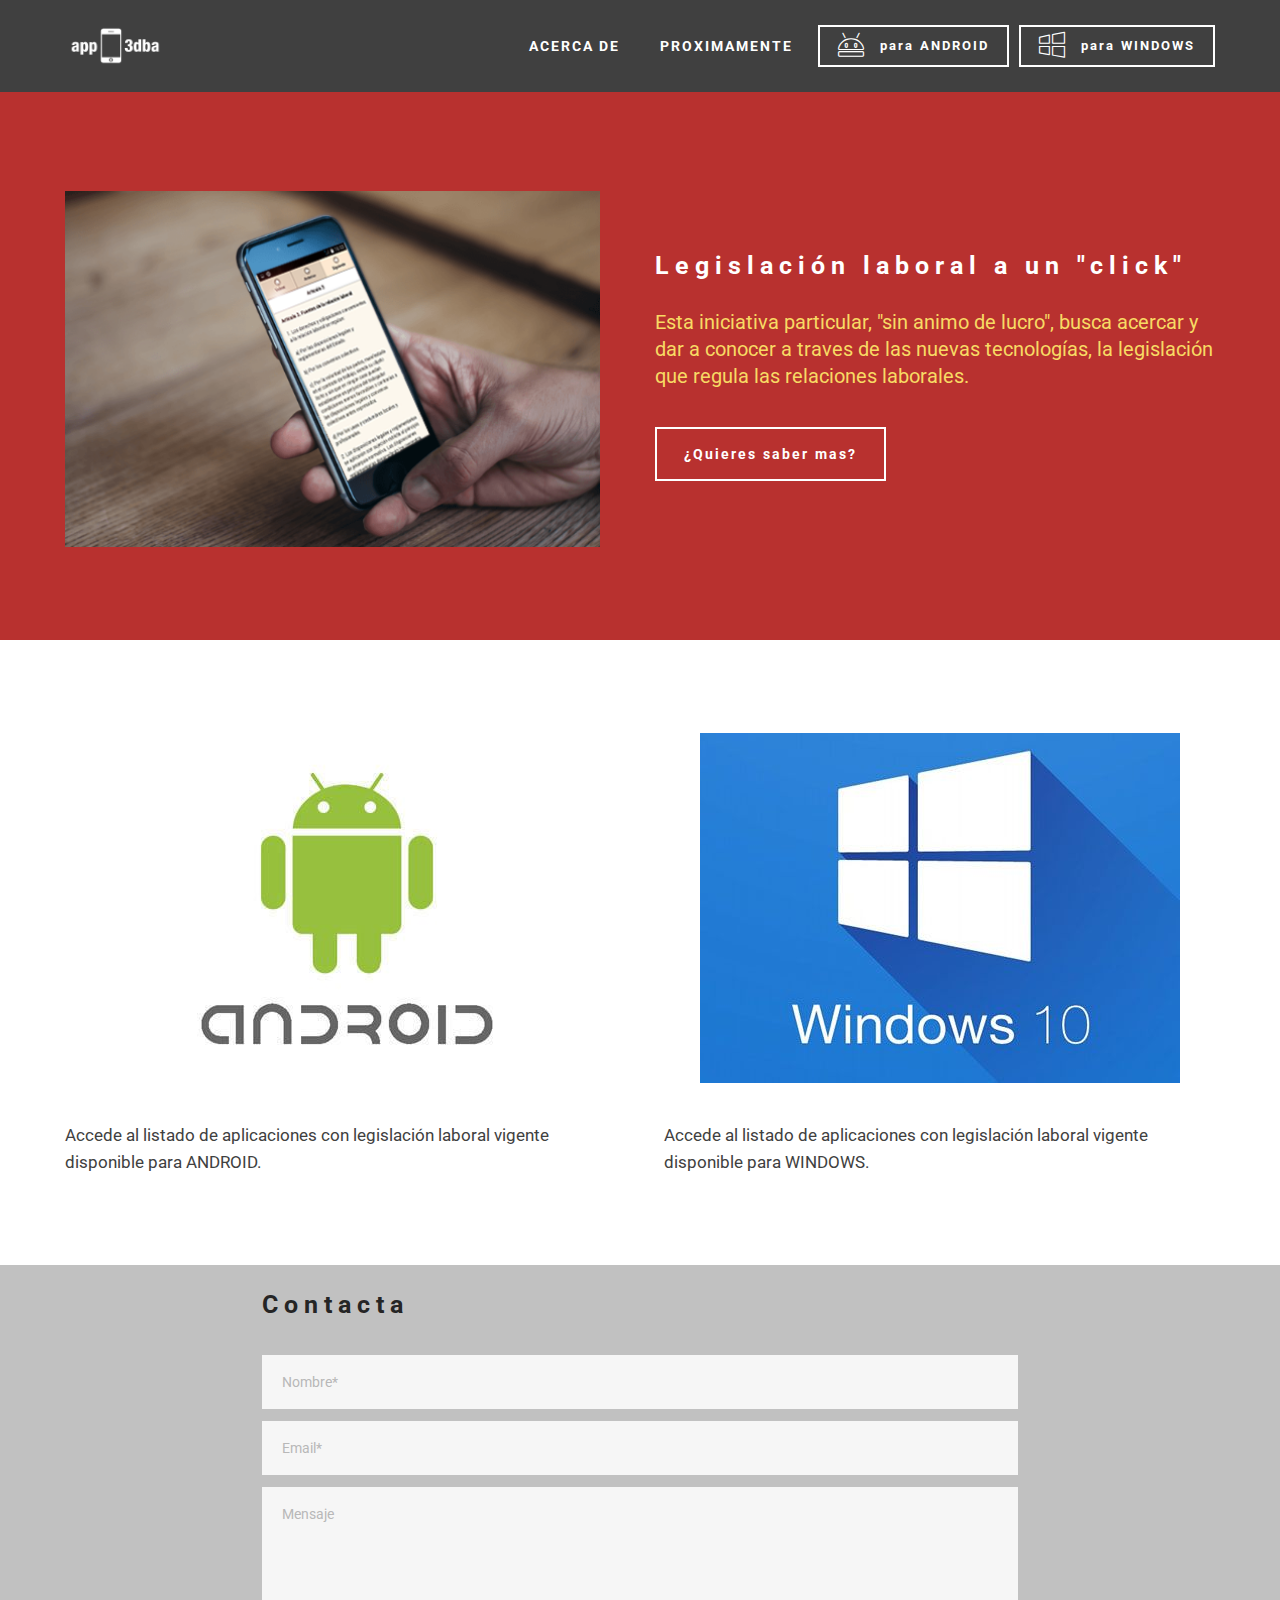
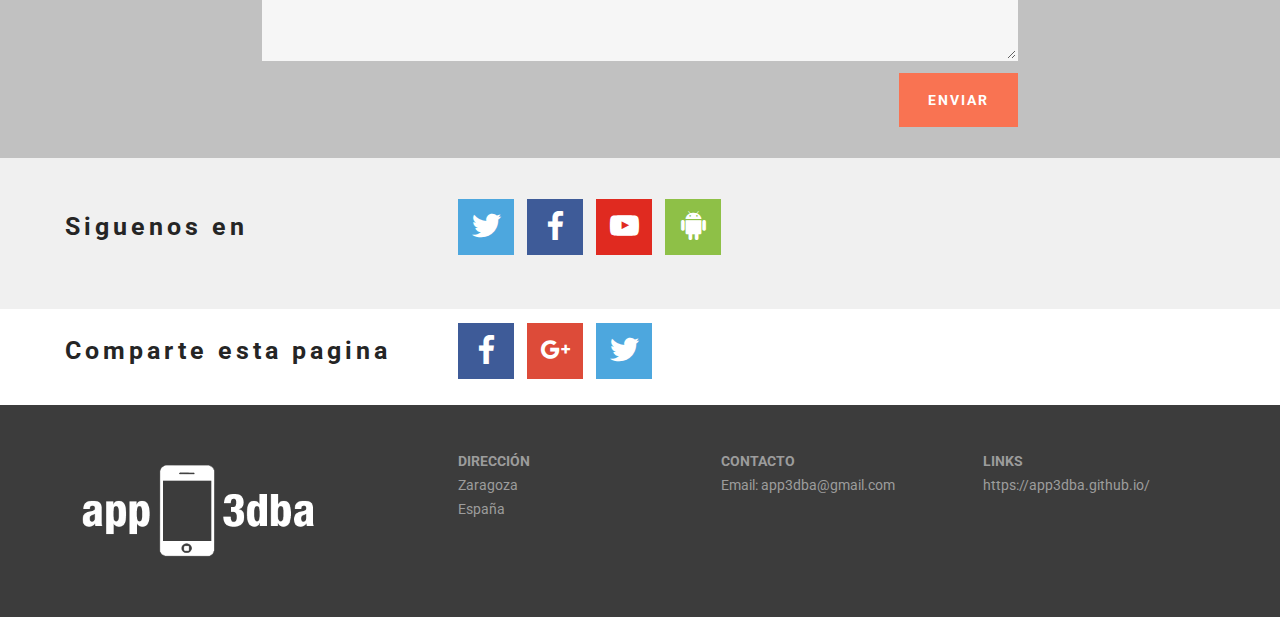
<file: index.html>
<!DOCTYPE html>
<html>
<head>
  <!-- Site made with Mobirise Website Builder v4.3.2, https://mobirise.com -->
  <meta charset="UTF-8">
  <meta http-equiv="X-UA-Compatible" content="IE=edge">
  <meta name="generator" content="Mobirise v4.3.2, mobirise.com">
  <meta name="viewport" content="width=device-width, initial-scale=1">
  <link rel="shortcut icon" href="assets/images/logo4-420x176.png" type="image/x-icon">
  <meta name="description" content="">
  
  <link rel="stylesheet" href="assets/web/assets/mobirise-icons/mobirise-icons.css">
  <link rel="stylesheet" href="https://fonts.googleapis.com/css?family=Roboto:700,400&subset=cyrillic,latin,greek,vietnamese">
  <link rel="stylesheet" href="assets/soundcloud-plugin/style.css">
  <link rel="stylesheet" href="assets/bootstrap/css/bootstrap.min.css">
  <link rel="stylesheet" href="assets/socicon/css/socicon.min.css">
  <link rel="stylesheet" href="https://netdna.bootstrapcdn.com/font-awesome/4.0.3/css/font-awesome.css">
  <link rel="stylesheet" href="assets/social-feed-plugin/jquery.socialfeed.css">
  <link rel="stylesheet" href="assets/social-feed-plugin/style.css">
  <link rel="stylesheet" href="assets/mobirise/css/style.css">
  <link rel="stylesheet" href="assets/dropdown-menu/style.css">
  <link rel="stylesheet" href="assets/mobirise/css/mbr-additional.css" type="text/css">
  
  
  
</head>
<body>

<!-- Google Analytics -->
<script>
  (function(i,s,o,g,r,a,m){i['GoogleAnalyticsObject']=r;i[r]=i[r]||function(){
  (i[r].q=i[r].q||[]).push(arguments)},i[r].l=1*new Date();a=s.createElement(o),
  m=s.getElementsByTagName(o)[0];a.async=1;a.src=g;m.parentNode.insertBefore(a,m)
  })(window,document,'script','https://www.google-analytics.com/analytics.js','ga');

  ga('create', 'UA-103194643-1', 'auto');
  ga('send', 'pageview');

</script>
<!-- /Google Analytics -->


<section id="dropdown-menu-2btn-f" data-rv-view="18">

    <nav class="navbar navbar-dropdown navbar-fixed-top">

        <div class="container">

            <div class="navbar-brand">
                <a href="index.html" class="navbar-logo"><img src="assets/images/logo4-420x176.png" alt="Mobirise"></a>
                
            </div>

            <button class="navbar-toggler pull-xs-right hidden-md-up" type="button" data-toggle="collapse" data-target="#exCollapsingNavbar">
                <div class="hamburger-icon"></div>
            </button>

            <ul class="nav-dropdown collapse pull-xs-right navbar-toggleable-sm nav navbar-nav" id="exCollapsingNavbar"><li class="nav-item"><a class="nav-link link" href="page4.html" aria-expanded="false">ACERCA DE</a></li><li class="nav-item"><a class="nav-link link" href="page5.html" aria-expanded="false">PROXIMAMENTE</a></li><li class="nav-item nav-btn"><a class="nav-link btn btn-default-outline btn-default" href="page6.html"><span class="mbri-android mbr-iconfont mbr-iconfont-btn"></span>&nbsp;para ANDROID</a></li><li class="nav-item nav-btn"><a class="nav-link btn btn-default-outline btn-default" href="page8.html"><span class="mbri-windows mbr-iconfont mbr-iconfont-btn"></span>&nbsp;para WINDOWS</a></li></ul>

        </div>

    </nav>

</section>

<section class="engine"><a href="https://mobirise.co/l">free bootstrap theme</a></section><section class="mbr-section mbr-section--relative mbr-after-navbar" id="msg-box5-1z" data-rv-view="22" style="background-color: rgb(184, 49, 47);">
    
    <div class="mbr-section__container mbr-section__container--isolated container" style="padding-top: 93px; padding-bottom: 93px;">
        <div class="row">
            <div class="mbr-box mbr-box--fixed mbr-box--adapted">
                <div class="mbr-box__magnet mbr-box__magnet--top-right mbr-section__left col-sm-6 image-size" style="width: 50%;">
                    <figure class="mbr-figure mbr-figure--adapted mbr-figure--caption-inside-bottom mbr-figure--full-width"><img src="assets/images/img-movil-530x353.png" class="mbr-figure__img"></figure>
                </div>
                <div class="mbr-box__magnet mbr-class-mbr-box__magnet--center-left col-sm-6 content-size mbr-section__right">
                    <div class="mbr-section__container mbr-section__container--middle">
                        <div class="mbr-header mbr-header--auto-align mbr-header--wysiwyg">
                            <h3 class="mbr-header__text">Legislación laboral a un "click"</h3>
                            
                        </div>
                    </div>
                    <div class="mbr-section__container mbr-section__container--middle">
                        <div class="mbr-article mbr-article--auto-align mbr-article--wysiwyg"><p>Esta iniciativa particular, "sin animo de lucro", busca acercar y dar a conocer a traves de las nuevas tecnologías, la legislación que regula las relaciones laborales.</p></div>
                    </div>
                    <div class="mbr-section__container">
                        <div class="mbr-buttons mbr-buttons--auto-align btn-inverse"><a class="mbr-buttons__btn btn btn-lg btn-default" href="page4.html">¿Quieres saber mas?</a></div>
                    </div>
                </div>
                
            </div>
        </div>
    </div>
</section>

<section class="mbr-section mbr-section--relative mbr-section--fixed-size" id="features1-21" data-rv-view="0" style="background-color: rgb(255, 255, 255);">
    
    
    <div class="mbr-section__container container mbr-section__container--std-top-padding" style="padding-top: 93px;">
        <div class="mbr-section__row row">
            <div class="mbr-section__col col-xs-12 col-sm-6">
                <div class="mbr-section__container mbr-section__container--center mbr-section__container--middle">
                    <figure class="mbr-figure"><a href="page6.html" target="_blank"><img src="assets/images/android-logo-480x350.jpg" class="mbr-figure__img"></a></figure>
                </div>
                
                <div class="mbr-section__container mbr-section__container--last" style="padding-bottom: 93px;">
                    <div class="mbr-article mbr-article--wysiwyg">
                        <p>Accede al listado de aplicaciones con legislación laboral vigente disponible para ANDROID.</p>
                    </div>
                </div>
                
            </div>
            <div class="mbr-section__col col-xs-12 col-sm-6">
                <div class="mbr-section__container mbr-section__container--center mbr-section__container--middle">
                    <figure class="mbr-figure"><a href="page8.html" target="_blank"><img src="assets/images/windows-10-logo-480x350.jpg" class="mbr-figure__img"></a></figure>
                </div>
                
                <div class="mbr-section__container mbr-section__container--last" style="padding-bottom: 93px;">
                    <div class="mbr-article mbr-article--wysiwyg">
                        <p>Accede al listado de aplicaciones con legislación laboral vigente disponible para WINDOWS.</p>
                    </div>
                </div>
                
            </div>
            
            
            
            
            
            
            
        </div>
    </div>
</section>

<section class="mbr-section mbr-section--relative mbr-section--fixed-size" id="form1-6" data-rv-view="3" style="background-color: rgb(193, 193, 193);">
    
    <div class="mbr-section__container mbr-section__container--std-padding container" style="padding-top: 31px; padding-bottom: 31px;">
        <div class="row">
            <div class="col-sm-12">
                <div class="row">
                    <div class="col-sm-8 col-sm-offset-2" data-form-type="formoid">
                        <div class="mbr-header mbr-header--center mbr-header--std-padding">
                            <h2 class="mbr-header__text">Contacta</h2>
                        </div>
                        <div data-form-alert="true">
                            <div class="hide" data-form-alert-success="true">Gracias por ponerte en contacto, en breve te daremos respuesta.</div>
                        </div>
                        <form action="https://mobirise.com/" method="post" data-form-title="Contacta">
                            <input type="hidden" value="k6SnX3SLJouO7JCe+Nat8MU/KBTcmjxHZHcyxLsPUtYqtfqAk9JZEbrNmBNmkOnjPB8O9P53bO9qTcDMJ9PrUtbFoPpr7fy1ubuK+I1IansMi20thqLq/LaU8jrJQISw" data-form-email="true">
                            <div class="form-group">
                                <input type="text" class="form-control" name="name" required="" placeholder="Nombre*" data-form-field="Name">
                            </div>
                            <div class="form-group">
                                <input type="email" class="form-control" name="email" required="" placeholder="Email*" data-form-field="Email">
                            </div>
                            
                            <div class="form-group">
                                <textarea class="form-control" name="message" rows="7" placeholder="Mensaje" data-form-field="Message"></textarea>
                            </div>
                            <div class="mbr-buttons mbr-buttons--right"><button type="submit" class="mbr-buttons__btn btn btn-lg btn-danger">ENVIAR</button></div>
                        </form>
                    </div>
                </div>
            </div>
        </div>
    </div>
</section>

<section class="mbr-section mbr-section--relative mbr-section--fixed-size" id="social-buttons2-3j" data-rv-view="12" style="background-color: rgb(240, 240, 240);">
    

    <div class="mbr-section__container container">
        <div class="mbr-header mbr-header--inline row" style="padding-top: 40.8px; padding-bottom: 40.8px;">
            <div class="col-sm-4">
                <h3 class="mbr-header__text">Siguenos en</h3>
            </div>
            <div class="mbr-social-icons mbr-social-icons--style-1 col-sm-8"><a class="mbr-social-icons__icon socicon-bg-twitter" title="Twitter" target="_blank" href="https://twitter.com/app3dba"><i class="socicon socicon-twitter"></i></a> <a class="mbr-social-icons__icon socicon-bg-facebook" title="Facebook" target="_blank" href="https://www.facebook.com/App3dba-2017711638461290/"><i class="socicon socicon-facebook"></i></a>  <a class="mbr-social-icons__icon socicon-bg-youtube" title="YouTube" target="_blank" href="https://www.youtube.com/channel/UCa810X2CQYKN09NHc3d9_eg?view_as=subscriber"><i class="socicon socicon-youtube"></i></a>       <a class="mbr-social-icons__icon socicon-bg-android" title="Google Play" target="_blank" href="https://play.google.com/store/apps/developer?id=D.%20Borraz&hl=es"><i class="socicon socicon-android"></i></a></div>
        </div>
    </div>
</section>

<section class="mbr-social-feed loading" id="feed-0" data-facebook="" data-twitter="app3dba" data-google="" data-posts="2" data-youtube="" data-rv-view="14" style="background-color: rgb(255, 255, 255); padding-top: 0px; padding-bottom: 0px;">
    
    <img class="social-feed-container-loading" alt="">
    <div class="social-feed-container">
    </div>
</section>

<section class="mbr-section mbr-section--relative mbr-section--fixed-size" id="social-buttons1-7" data-rv-view="16" style="background-color: rgb(255, 255, 255);">
    

    <div class="mbr-section__container container">
        <div class="mbr-header mbr-header--inline row" style="padding-top: 13.6px; padding-bottom: 13.6px;">
            <div class="col-sm-4">
                <h3 class="mbr-header__text">Comparte esta pagina</h3>
            </div>
            <div class="mbr-social-icons col-sm-8">
                <div class="mbr-social-likes social-likes_style-1" data-counters="true">
                    <div class="mbr-social-icons__icon social-likes__icon facebook socicon-bg-facebook" title="Share link on Facebook">
                        <i class="socicon socicon-facebook"></i>
                        
                    </div>
                    <div class="mbr-social-icons__icon social-likes__icon plusone socicon-bg-googleplus" title="Share link on Google+">
                        <i class="socicon socicon-googleplus"></i>
                        
                    </div>
                    <div class="mbr-social-icons__icon social-likes__icon twitter socicon-bg-twitter" title="Share link on Twitter">
                        <i class="socicon socicon-twitter"></i>
                    </div>
                </div>
            </div>
        </div>
    </div>
</section>

<section class="mbr-section mbr-section--relative mbr-section--fixed-size" id="contacts1-11" data-rv-view="20" style="background-color: rgb(60, 60, 60);">
    
    <div class="mbr-section__container container">
        <div class="mbr-contacts mbr-contacts--wysiwyg row" style="padding-top: 45px; padding-bottom: 45px;">
            <div class="col-sm-4">
                <div><img src="assets/images/logo4-265x111.png" class="mbr-contacts__img mbr-contacts__img--left"></div>
            </div>
            <div class="col-sm-8">
                <div class="row">
                    <div class="col-sm-4">
                        <p class="mbr-contacts__text"><strong>DIRECCIÓN</strong><br>Zaragoza<br>España</p>
                    </div>
                    <div class="col-sm-4">
                        <p class="mbr-contacts__text"><strong>CONTACTO</strong><br>
Email: app3dba@gmail.com<br><br><br></p>
                    </div>
                    <div class="col-sm-4"><p class="mbr-contacts__text"><strong>LINKS</strong></p><ul class="mbr-contacts__list"><li>https://app3dba.github.io/</li></ul></div>
                </div>
            </div>
        </div>
    </div>
</section>


  <script src="assets/web/assets/jquery/jquery.min.js"></script>
  <script src="assets/bootstrap/js/bootstrap.min.js"></script>
  <script src="assets/smooth-scroll/smooth-scroll.js"></script>
  <script src="assets/social-likes/social-likes.js"></script>
  <!--[if lte IE 9]>
    <script src="assets/jquery-placeholder/jquery.placeholder.min.js"></script>
  <![endif]-->
  <script src="assets/social-feed-plugin/codebird.min.js"></script>
  <script src="assets/social-feed-plugin/moment.js"></script>
  <script src="assets/social-feed-plugin/en-gb.js"></script>
  <script src="assets/social-feed-plugin/doT.js"></script>
  <script src="assets/social-feed-plugin/jquery.socialfeed.js"></script>
  <script src="assets/social-feed-plugin/main.js"></script>
  <script src="assets/mobirise/js/script.js"></script>
  <script src="assets/dropdown-menu/script.js"></script>
  <script src="assets/formoid/formoid.min.js"></script>
  
  
</body>
</html>
</file>
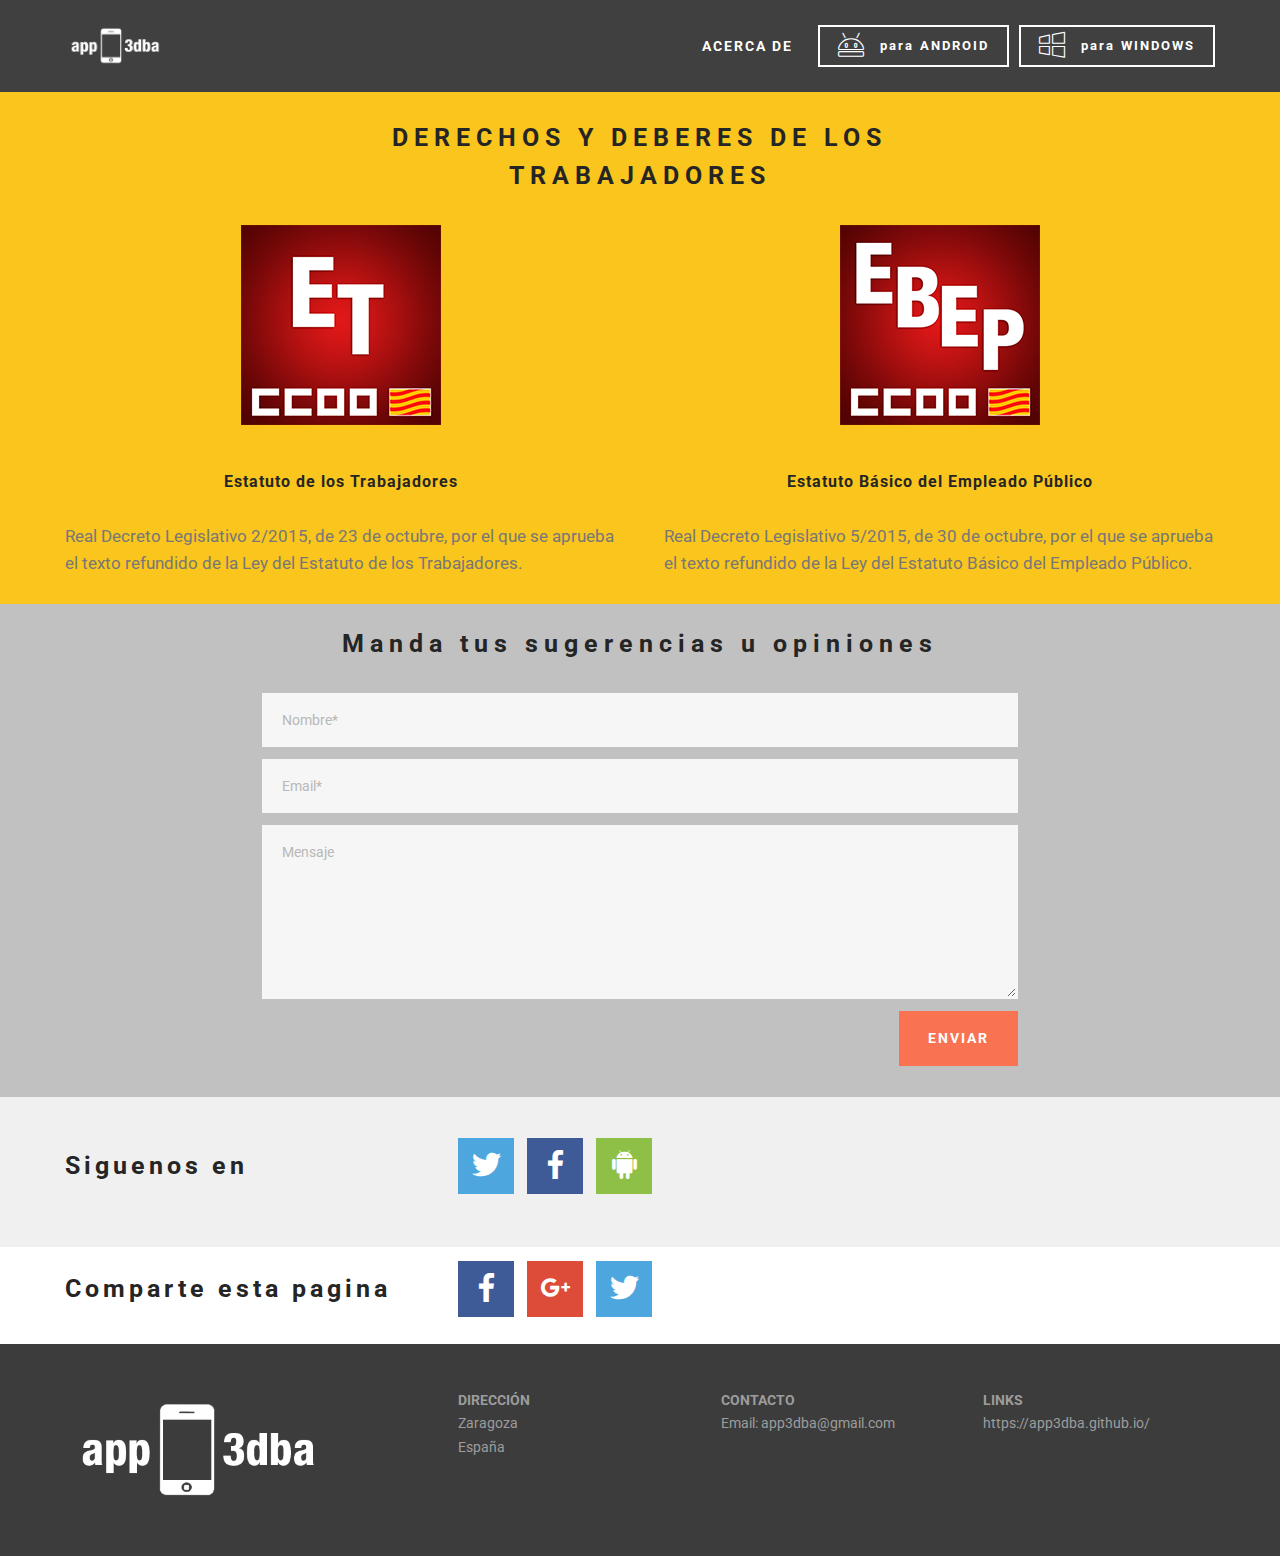
<file: page2.html>
<!DOCTYPE html>
<html>
<head>
  <!-- Site made with Mobirise Website Builder v4.3.2, https://mobirise.com -->
  <meta charset="UTF-8">
  <meta http-equiv="X-UA-Compatible" content="IE=edge">
  <meta name="generator" content="Mobirise v4.3.2, mobirise.com">
  <meta name="viewport" content="width=device-width, initial-scale=1">
  <link rel="shortcut icon" href="assets/images/logo4-420x176.png" type="image/x-icon">
  <meta name="description" content="">
  <title>Leyes_Windows</title>
  <link rel="stylesheet" href="assets/web/assets/mobirise-icons/mobirise-icons.css">
  <link rel="stylesheet" href="https://fonts.googleapis.com/css?family=Roboto:700,400&subset=cyrillic,latin,greek,vietnamese">
  <link rel="stylesheet" href="assets/soundcloud-plugin/style.css">
  <link rel="stylesheet" href="assets/bootstrap/css/bootstrap.min.css">
  <link rel="stylesheet" href="assets/socicon/css/socicon.min.css">
  <link rel="stylesheet" href="https://netdna.bootstrapcdn.com/font-awesome/4.0.3/css/font-awesome.css">
  <link rel="stylesheet" href="assets/social-feed-plugin/jquery.socialfeed.css">
  <link rel="stylesheet" href="assets/social-feed-plugin/style.css">
  <link rel="stylesheet" href="assets/mobirise/css/style.css">
  <link rel="stylesheet" href="assets/dropdown-menu/style.css">
  <link rel="stylesheet" href="assets/mobirise/css/mbr-additional.css" type="text/css">
  
  
  
</head>
<body>

<!-- Google Analytics -->
<script>
  (function(i,s,o,g,r,a,m){i['GoogleAnalyticsObject']=r;i[r]=i[r]||function(){
  (i[r].q=i[r].q||[]).push(arguments)},i[r].l=1*new Date();a=s.createElement(o),
  m=s.getElementsByTagName(o)[0];a.async=1;a.src=g;m.parentNode.insertBefore(a,m)
  })(window,document,'script','https://www.google-analytics.com/analytics.js','ga');

  ga('create', 'UA-103194643-1', 'auto');
  ga('send', 'pageview');

</script>
<!-- /Google Analytics -->


<section id="dropdown-menu-2btn-f" data-rv-view="165">

    <nav class="navbar navbar-dropdown navbar-fixed-top">

        <div class="container">

            <div class="navbar-brand">
                <a href="index.html" class="navbar-logo"><img src="assets/images/logo4-420x176.png" alt="Mobirise"></a>
                
            </div>

            <button class="navbar-toggler pull-xs-right hidden-md-up" type="button" data-toggle="collapse" data-target="#exCollapsingNavbar">
                <div class="hamburger-icon"></div>
            </button>

            <ul class="nav-dropdown collapse pull-xs-right navbar-toggleable-sm nav navbar-nav" id="exCollapsingNavbar"><li class="nav-item"><a class="nav-link link" href="page4.html" aria-expanded="false">ACERCA DE</a></li><li class="nav-item nav-btn"><a class="nav-link btn btn-default-outline btn-default" href="page6.html"><span class="mbri-android mbr-iconfont mbr-iconfont-btn"></span>&nbsp;para ANDROID</a></li><li class="nav-item nav-btn"><a class="nav-link btn btn-default-outline btn-default" href="page2.html"><span class="mbri-windows mbr-iconfont mbr-iconfont-btn"></span>&nbsp;para WINDOWS</a></li></ul>

        </div>

    </nav>

</section>

<section class="engine"><a href="https://mobirise.co/f">bootstrap builder</a></section><section class="mbr-section mbr-section--relative mbr-section--fixed-size mbr-after-navbar" id="features1-2i" data-rv-view="149" style="background-color: rgb(250, 197, 28);">
    
    <div class="mbr-section__container mbr-section__container--std-top-padding mbr-section__container--sm-bot-padding mbr-section-title container" style="padding-top: 31px;">
        <div class="mbr-header mbr-header--center mbr-header--wysiwyg row">
            <div class="col-sm-8 col-sm-offset-2">
                <h3 class="mbr-header__text">DERECHOS Y DEBERES DE LOS TRABAJADORES</h3>
                
            </div>
        </div>
    </div>
    <div class="mbr-section__container container">
        <div class="mbr-section__row row">
            <div class="mbr-section__col col-xs-12 col-sm-6">
                <div class="mbr-section__container mbr-section__container--center mbr-section__container--middle">
                    <figure class="mbr-figure"><a href="https://www.microsoft.com/es-es/store/p/ccoo-et/9p2xphm9grl7?rtc=1" target="_blank"><img src="assets/images/et200-1-200x200.png" class="mbr-figure__img"></a></figure>
                </div>
                <div class="mbr-section__container mbr-section__container--middle">
                    <div class="mbr-header mbr-header--reduce mbr-header--center mbr-header--wysiwyg">
                        <h3 class="mbr-header__text">Estatuto de los Trabajadores</h3>
                    </div>
                </div>
                <div class="mbr-section__container mbr-section__container--last" style="padding-bottom: 31px;">
                    <div class="mbr-article mbr-article--wysiwyg">
                        <p>Real Decreto Legislativo 2/2015, de 23 de octubre, por el que se aprueba el texto refundido de la Ley del Estatuto de los Trabajadores.</p>
                    </div>
                </div>
                
            </div>
            <div class="mbr-section__col col-xs-12 col-sm-6">
                <div class="mbr-section__container mbr-section__container--center mbr-section__container--middle">
                    <figure class="mbr-figure"><a href="https://www.microsoft.com/es-es/store/p/ccoo-ebep/9n3t6vs6fdg8?rtc=1" target="_blank"><img src="assets/images/ebep200-1-200x200.png" class="mbr-figure__img"></a></figure>
                </div>
                <div class="mbr-section__container mbr-section__container--middle">
                    <div class="mbr-header mbr-header--reduce mbr-header--center mbr-header--wysiwyg">
                        <h3 class="mbr-header__text">Estatuto Básico del Empleado Público</h3>
                    </div>
                </div>
                <div class="mbr-section__container mbr-section__container--last" style="padding-bottom: 31px;">
                    <div class="mbr-article mbr-article--wysiwyg">
                        <p>Real Decreto Legislativo 5/2015, de 30 de octubre, por el que se aprueba el texto refundido de la Ley del Estatuto Básico del Empleado Público.</p>
                    </div>
                </div>
                
            </div>
            
            
            
            
            
            
            
        </div>
    </div>
</section>

<section class="mbr-section mbr-section--relative mbr-section--fixed-size" id="form1-1i" data-rv-view="152" style="background-color: rgb(193, 193, 193);">
    
    <div class="mbr-section__container mbr-section__container--std-padding container" style="padding-top: 31px; padding-bottom: 31px;">
        <div class="row">
            <div class="col-sm-12">
                <div class="row">
                    <div class="col-sm-8 col-sm-offset-2" data-form-type="formoid">
                        <div class="mbr-header mbr-header--center mbr-header--std-padding">
                            <h2 class="mbr-header__text">Manda tus sugerencias u opiniones</h2>
                        </div>
                        <div data-form-alert="true">
                            <div class="hide" data-form-alert-success="true">Gracias por ponerte en contacto, en breve contestaremos tu sugerencia.</div>
                        </div>
                        <form action="https://mobirise.com/" method="post" data-form-title="Manda tus sugerencias u opiniones">
                            <input type="hidden" value="f8Xm2iBD2sKSMpBIsUJJ3DV3Ai2GxZFE5CPy7l7jU5kwxx5274nJ/M39jZ2oBf7gULo/cI7yw3nfQGUXLYJLRHpbGh9UXOQWXLot5Q9GeYYw3bhMwem/+mszbgohFbxx" data-form-email="true">
                            <div class="form-group">
                                <input type="text" class="form-control" name="name" required="" placeholder="Nombre*" data-form-field="Name">
                            </div>
                            <div class="form-group">
                                <input type="email" class="form-control" name="email" required="" placeholder="Email*" data-form-field="Email">
                            </div>
                            
                            <div class="form-group">
                                <textarea class="form-control" name="message" rows="7" placeholder="Mensaje" data-form-field="Message"></textarea>
                            </div>
                            <div class="mbr-buttons mbr-buttons--right"><button type="submit" class="mbr-buttons__btn btn btn-lg btn-danger">ENVIAR</button></div>
                        </form>
                    </div>
                </div>
            </div>
        </div>
    </div>
</section>

<section class="mbr-section mbr-section--relative mbr-section--fixed-size" id="social-buttons2-1u" data-rv-view="161" style="background-color: rgb(240, 240, 240);">
    

    <div class="mbr-section__container container">
        <div class="mbr-header mbr-header--inline row" style="padding-top: 40.8px; padding-bottom: 40.8px;">
            <div class="col-sm-4">
                <h3 class="mbr-header__text">Siguenos en</h3>
            </div>
            <div class="mbr-social-icons mbr-social-icons--style-1 col-sm-8"><a class="mbr-social-icons__icon socicon-bg-twitter" title="Twitter" target="_blank" href="https://twitter.com/app3dba"><i class="socicon socicon-twitter"></i></a> <a class="mbr-social-icons__icon socicon-bg-facebook" title="Facebook" target="_blank" href="https://www.facebook.com/App3dba-2017711638461290/"><i class="socicon socicon-facebook"></i></a>         <a class="mbr-social-icons__icon socicon-bg-android" title="Google Play" target="_blank" href="https://play.google.com/store/apps/developer?id=D.%20Borraz&hl=es"><i class="socicon socicon-android"></i></a></div>
        </div>
    </div>
</section>

<section class="mbr-social-feed loading" id="feed-e" data-facebook="" data-twitter="app3dba" data-google="" data-posts="2" data-youtube="" data-rv-view="163" style="background-color: rgb(255, 255, 255); padding-top: 0px; padding-bottom: 0px;">
    
    <img class="social-feed-container-loading" alt="">
    <div class="social-feed-container">
    </div>
</section>

<section class="mbr-section mbr-section--relative mbr-section--fixed-size" id="social-buttons1-g" data-rv-view="167" style="background-color: rgb(255, 255, 255);">
    

    <div class="mbr-section__container container">
        <div class="mbr-header mbr-header--inline row" style="padding-top: 13.6px; padding-bottom: 13.6px;">
            <div class="col-sm-4">
                <h3 class="mbr-header__text">Comparte esta pagina</h3>
            </div>
            <div class="mbr-social-icons col-sm-8">
                <div class="mbr-social-likes social-likes_style-1" data-counters="true">
                    <div class="mbr-social-icons__icon social-likes__icon facebook socicon-bg-facebook" title="Share link on Facebook">
                        <i class="socicon socicon-facebook"></i>
                        
                    </div>
                    <div class="mbr-social-icons__icon social-likes__icon plusone socicon-bg-googleplus" title="Share link on Google+">
                        <i class="socicon socicon-googleplus"></i>
                        
                    </div>
                    <div class="mbr-social-icons__icon social-likes__icon twitter socicon-bg-twitter" title="Share link on Twitter">
                        <i class="socicon socicon-twitter"></i>
                    </div>
                </div>
            </div>
        </div>
    </div>
</section>

<section class="mbr-section mbr-section--relative mbr-section--fixed-size" id="contacts1-11" data-rv-view="169" style="background-color: rgb(60, 60, 60);">
    
    <div class="mbr-section__container container">
        <div class="mbr-contacts mbr-contacts--wysiwyg row" style="padding-top: 45px; padding-bottom: 45px;">
            <div class="col-sm-4">
                <div><img src="assets/images/logo4-265x111.png" class="mbr-contacts__img mbr-contacts__img--left"></div>
            </div>
            <div class="col-sm-8">
                <div class="row">
                    <div class="col-sm-4">
                        <p class="mbr-contacts__text"><strong>DIRECCIÓN</strong><br>Zaragoza<br>España</p>
                    </div>
                    <div class="col-sm-4">
                        <p class="mbr-contacts__text"><strong>CONTACTO</strong><br>
Email: app3dba@gmail.com<br><br><br></p>
                    </div>
                    <div class="col-sm-4"><p class="mbr-contacts__text"><strong>LINKS</strong></p><ul class="mbr-contacts__list"><li>https://app3dba.github.io/</li></ul></div>
                </div>
            </div>
        </div>
    </div>
</section>


  <script src="assets/web/assets/jquery/jquery.min.js"></script>
  <script src="assets/bootstrap/js/bootstrap.min.js"></script>
  <script src="assets/smooth-scroll/smooth-scroll.js"></script>
  <script src="assets/social-likes/social-likes.js"></script>
  <!--[if lte IE 9]>
    <script src="assets/jquery-placeholder/jquery.placeholder.min.js"></script>
  <![endif]-->
  <script src="assets/social-feed-plugin/codebird.min.js"></script>
  <script src="assets/social-feed-plugin/moment.js"></script>
  <script src="assets/social-feed-plugin/en-gb.js"></script>
  <script src="assets/social-feed-plugin/doT.js"></script>
  <script src="assets/social-feed-plugin/jquery.socialfeed.js"></script>
  <script src="assets/social-feed-plugin/main.js"></script>
  <script src="assets/mobirise/js/script.js"></script>
  <script src="assets/dropdown-menu/script.js"></script>
  <script src="assets/formoid/formoid.min.js"></script>
  
  
</body>
</html>
</file>
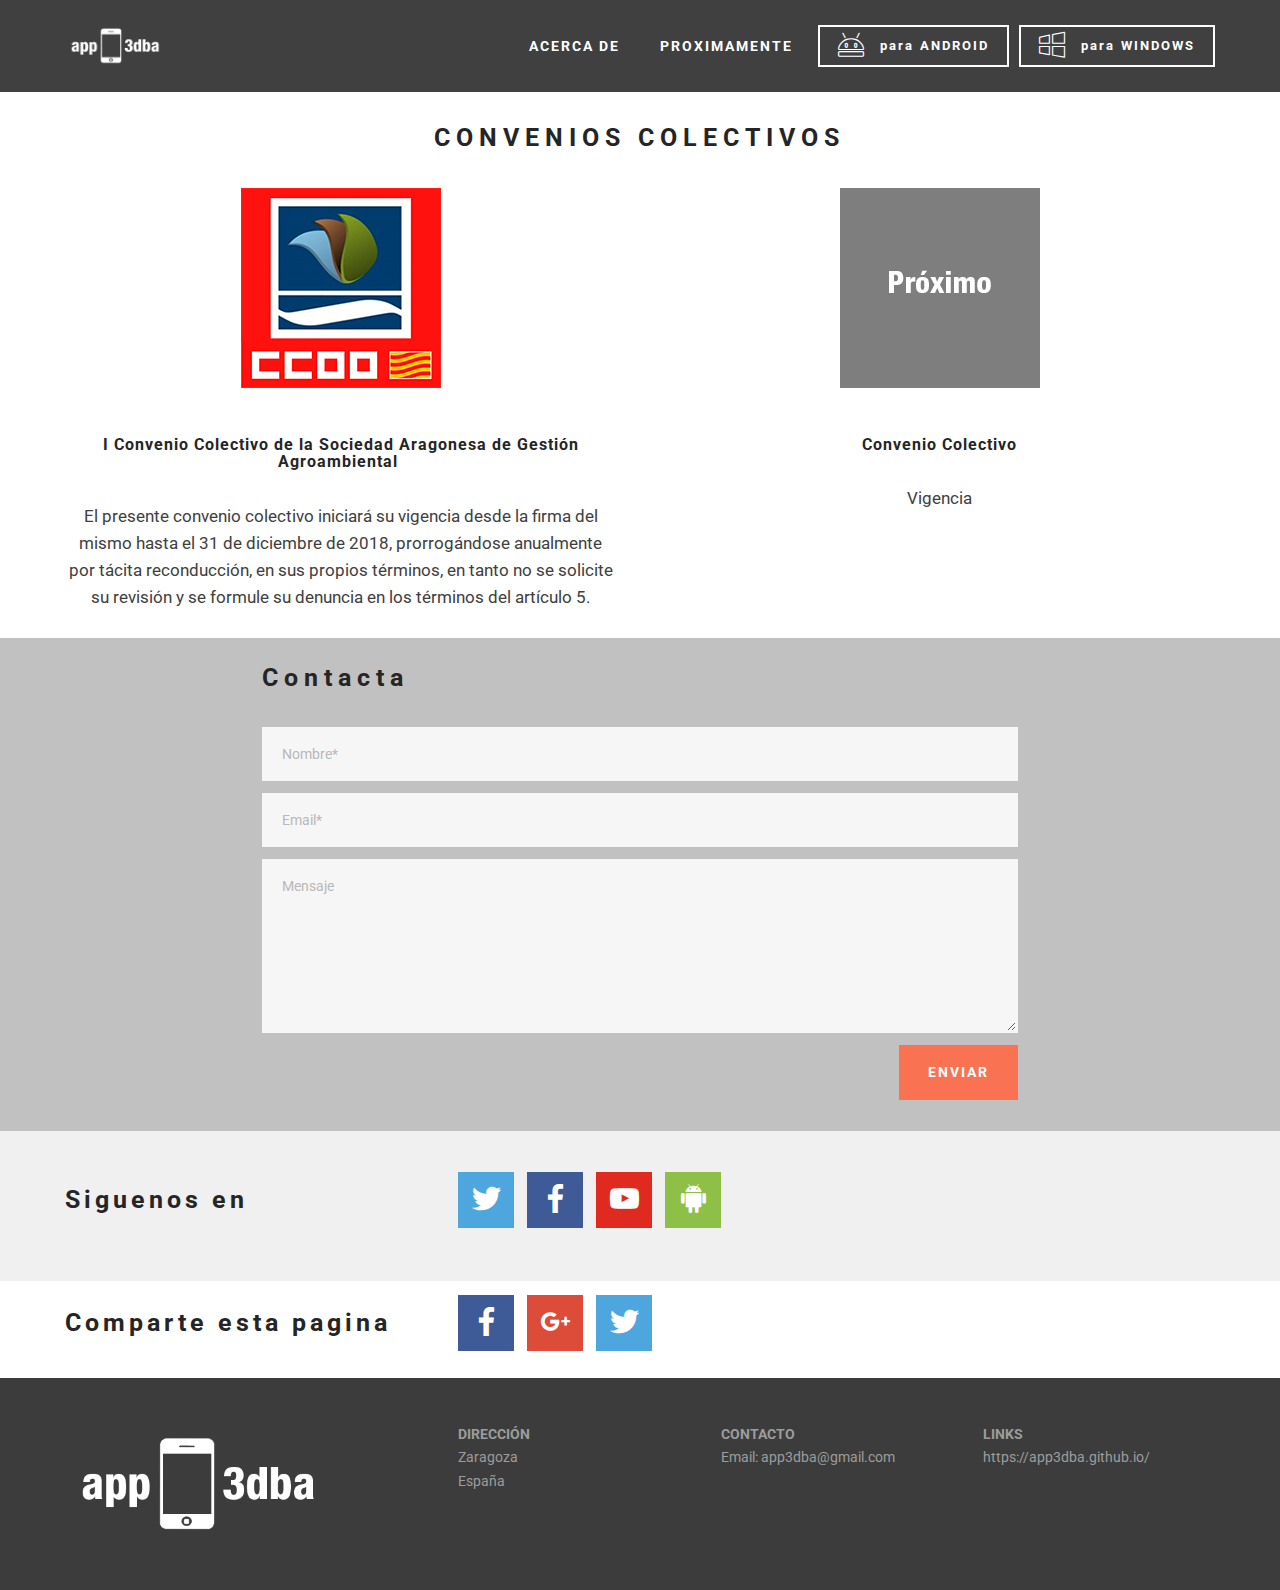
<file: page3.html>
<!DOCTYPE html>
<html>
<head>
  <!-- Site made with Mobirise Website Builder v4.3.2, https://mobirise.com -->
  <meta charset="UTF-8">
  <meta http-equiv="X-UA-Compatible" content="IE=edge">
  <meta name="generator" content="Mobirise v4.3.2, mobirise.com">
  <meta name="viewport" content="width=device-width, initial-scale=1">
  <link rel="shortcut icon" href="assets/images/logo4-420x176.png" type="image/x-icon">
  <meta name="description" content="">
  <title>Convenios_Android</title>
  <link rel="stylesheet" href="assets/web/assets/mobirise-icons/mobirise-icons.css">
  <link rel="stylesheet" href="https://fonts.googleapis.com/css?family=Roboto:700,400&subset=cyrillic,latin,greek,vietnamese">
  <link rel="stylesheet" href="assets/soundcloud-plugin/style.css">
  <link rel="stylesheet" href="assets/bootstrap/css/bootstrap.min.css">
  <link rel="stylesheet" href="assets/socicon/css/socicon.min.css">
  <link rel="stylesheet" href="https://netdna.bootstrapcdn.com/font-awesome/4.0.3/css/font-awesome.css">
  <link rel="stylesheet" href="assets/social-feed-plugin/jquery.socialfeed.css">
  <link rel="stylesheet" href="assets/social-feed-plugin/style.css">
  <link rel="stylesheet" href="assets/mobirise/css/style.css">
  <link rel="stylesheet" href="assets/dropdown-menu/style.css">
  <link rel="stylesheet" href="assets/mobirise/css/mbr-additional.css" type="text/css">
  
  
  
</head>
<body>

<!-- Google Analytics -->
<script>
  (function(i,s,o,g,r,a,m){i['GoogleAnalyticsObject']=r;i[r]=i[r]||function(){
  (i[r].q=i[r].q||[]).push(arguments)},i[r].l=1*new Date();a=s.createElement(o),
  m=s.getElementsByTagName(o)[0];a.async=1;a.src=g;m.parentNode.insertBefore(a,m)
  })(window,document,'script','https://www.google-analytics.com/analytics.js','ga');

  ga('create', 'UA-103194643-1', 'auto');
  ga('send', 'pageview');

</script>
<!-- /Google Analytics -->


<section id="dropdown-menu-2btn-y" data-rv-view="83">

    <nav class="navbar navbar-dropdown navbar-fixed-top">

        <div class="container">

            <div class="navbar-brand">
                <a href="index.html" class="navbar-logo"><img src="assets/images/logo4-420x176.png" alt="Mobirise"></a>
                
            </div>

            <button class="navbar-toggler pull-xs-right hidden-md-up" type="button" data-toggle="collapse" data-target="#exCollapsingNavbar">
                <div class="hamburger-icon"></div>
            </button>

            <ul class="nav-dropdown collapse pull-xs-right navbar-toggleable-sm nav navbar-nav" id="exCollapsingNavbar"><li class="nav-item"><a class="nav-link link" href="page4.html" aria-expanded="false">ACERCA DE</a></li><li class="nav-item"><a class="nav-link link" href="page5.html" aria-expanded="false">PROXIMAMENTE</a></li><li class="nav-item nav-btn"><a class="nav-link btn btn-default-outline btn-default" href="page6.html"><span class="mbri-android mbr-iconfont mbr-iconfont-btn"></span>&nbsp;para ANDROID</a></li><li class="nav-item nav-btn"><a class="nav-link btn btn-default-outline btn-default" href="page8.html"><span class="mbri-windows mbr-iconfont mbr-iconfont-btn"></span>&nbsp;para WINDOWS</a></li></ul>

        </div>

    </nav>

</section>

<section class="engine"><a href="https://mobirise.co/k">bootstrap templates</a></section><section class="mbr-section mbr-section--relative mbr-section--fixed-size mbr-after-navbar" id="features1-r" data-rv-view="65" style="background-color: rgb(255, 255, 255);">
    
    <div class="mbr-section__container mbr-section__container--std-top-padding mbr-section__container--sm-bot-padding mbr-section-title container" style="padding-top: 31px;">
        <div class="mbr-header mbr-header--center mbr-header--wysiwyg row">
            <div class="col-sm-8 col-sm-offset-2">
                <h3 class="mbr-header__text">CONVENIOS COLECTIVOS</h3>
                
            </div>
        </div>
    </div>
    <div class="mbr-section__container container">
        <div class="mbr-section__row row">
            <div class="mbr-section__col col-xs-12 col-sm-6">
                <div class="mbr-section__container mbr-section__container--center mbr-section__container--middle">
                    <figure class="mbr-figure"><a href="https://play.google.com/store/apps/details?id=com.app3dba.lols&hl=es" target="_blank"><img src="assets/images/sarga200-200x200.png" class="mbr-figure__img"></a></figure>
                </div>
                <div class="mbr-section__container mbr-section__container--middle">
                    <div class="mbr-header mbr-header--reduce mbr-header--center mbr-header--wysiwyg">
                        <h3 class="mbr-header__text">I Convenio Colectivo de la Sociedad Aragonesa de Gestión Agroambiental&nbsp;</h3>
                    </div>
                </div>
                <div class="mbr-section__container mbr-section__container--last" style="padding-bottom: 31px;">
                    <div class="mbr-article mbr-article--wysiwyg">
                        <p>El presente convenio colectivo iniciará su vigencia desde la firma del mismo hasta el 31 de diciembre de 2018, prorrogándose anualmente por tácita reconducción, en sus propios términos, en tanto no se solicite su revisión y se formule su denuncia en los términos del artículo 5. </p>
                    </div>
                </div>
                
            </div>
            <div class="mbr-section__col col-xs-12 col-sm-6">
                <div class="mbr-section__container mbr-section__container--center mbr-section__container--middle">
                    <figure class="mbr-figure"><img src="assets/images/none200-200x200.png" class="mbr-figure__img"></figure>
                </div>
                <div class="mbr-section__container mbr-section__container--middle">
                    <div class="mbr-header mbr-header--reduce mbr-header--center mbr-header--wysiwyg">
                        <h3 class="mbr-header__text">Convenio Colectivo</h3>
                    </div>
                </div>
                <div class="mbr-section__container mbr-section__container--last" style="padding-bottom: 31px;">
                    <div class="mbr-article mbr-article--wysiwyg">
                        <p>Vigencia</p>
                    </div>
                </div>
                
            </div>
            
            
            
            
            
            
            
        </div>
    </div>
</section>

<section class="mbr-section mbr-section--relative mbr-section--fixed-size" id="form1-1h" data-rv-view="68" style="background-color: rgb(193, 193, 193);">
    
    <div class="mbr-section__container mbr-section__container--std-padding container" style="padding-top: 31px; padding-bottom: 31px;">
        <div class="row">
            <div class="col-sm-12">
                <div class="row">
                    <div class="col-sm-8 col-sm-offset-2" data-form-type="formoid">
                        <div class="mbr-header mbr-header--center mbr-header--std-padding">
                            <h2 class="mbr-header__text">Contacta</h2>
                        </div>
                        <div data-form-alert="true">
                            <div class="hide" data-form-alert-success="true">Gracias por ponerte en contacto, en breve te daremos respuesta.</div>
                        </div>
                        <form action="https://mobirise.com/" method="post" data-form-title="Contacta">
                            <input type="hidden" value="oMfjfOmKponpo4iyYxL1+A82cZkO/GD+pNDGP8gySV9CuMFZp7OUSz/OX2V5OUm2TDvTku9zDLmN4CxeUwkM7MX4+1ond+iWyXjD0CGVHA/GZ2PXKkaipOT3jJd0WTfo" data-form-email="true">
                            <div class="form-group">
                                <input type="text" class="form-control" name="name" required="" placeholder="Nombre*" data-form-field="Name">
                            </div>
                            <div class="form-group">
                                <input type="email" class="form-control" name="email" required="" placeholder="Email*" data-form-field="Email">
                            </div>
                            
                            <div class="form-group">
                                <textarea class="form-control" name="message" rows="7" placeholder="Mensaje" data-form-field="Message"></textarea>
                            </div>
                            <div class="mbr-buttons mbr-buttons--right"><button type="submit" class="mbr-buttons__btn btn btn-lg btn-danger">ENVIAR</button></div>
                        </form>
                    </div>
                </div>
            </div>
        </div>
    </div>
</section>

<section class="mbr-section mbr-section--relative mbr-section--fixed-size" id="social-buttons2-3n" data-rv-view="77" style="background-color: rgb(240, 240, 240);">
    

    <div class="mbr-section__container container">
        <div class="mbr-header mbr-header--inline row" style="padding-top: 40.8px; padding-bottom: 40.8px;">
            <div class="col-sm-4">
                <h3 class="mbr-header__text">Siguenos en</h3>
            </div>
            <div class="mbr-social-icons mbr-social-icons--style-1 col-sm-8"><a class="mbr-social-icons__icon socicon-bg-twitter" title="Twitter" target="_blank" href="https://twitter.com/app3dba"><i class="socicon socicon-twitter"></i></a> <a class="mbr-social-icons__icon socicon-bg-facebook" title="Facebook" target="_blank" href="https://www.facebook.com/App3dba-2017711638461290/"><i class="socicon socicon-facebook"></i></a>  <a class="mbr-social-icons__icon socicon-bg-youtube" title="YouTube" target="_blank" href="https://www.youtube.com/channel/UCa810X2CQYKN09NHc3d9_eg?view_as=subscriber"><i class="socicon socicon-youtube"></i></a>       <a class="mbr-social-icons__icon socicon-bg-android" title="Google Play" target="_blank" href="https://play.google.com/store/apps/developer?id=D.%20Borraz&hl=es"><i class="socicon socicon-android"></i></a></div>
        </div>
    </div>
</section>

<section class="mbr-social-feed loading" id="feed-w" data-facebook="" data-twitter="app3dba" data-google="" data-posts="2" data-youtube="" data-rv-view="79" style="background-color: rgb(255, 255, 255); padding-top: 0px; padding-bottom: 0px;">
    
    <img class="social-feed-container-loading" alt="">
    <div class="social-feed-container">
    </div>
</section>

<section class="mbr-section mbr-section--relative mbr-section--fixed-size" id="social-buttons1-x" data-rv-view="81" style="background-color: rgb(255, 255, 255);">
    

    <div class="mbr-section__container container">
        <div class="mbr-header mbr-header--inline row" style="padding-top: 13.6px; padding-bottom: 13.6px;">
            <div class="col-sm-4">
                <h3 class="mbr-header__text">Comparte esta pagina</h3>
            </div>
            <div class="mbr-social-icons col-sm-8">
                <div class="mbr-social-likes social-likes_style-1" data-counters="true">
                    <div class="mbr-social-icons__icon social-likes__icon facebook socicon-bg-facebook" title="Share link on Facebook">
                        <i class="socicon socicon-facebook"></i>
                        
                    </div>
                    <div class="mbr-social-icons__icon social-likes__icon plusone socicon-bg-googleplus" title="Share link on Google+">
                        <i class="socicon socicon-googleplus"></i>
                        
                    </div>
                    <div class="mbr-social-icons__icon social-likes__icon twitter socicon-bg-twitter" title="Share link on Twitter">
                        <i class="socicon socicon-twitter"></i>
                    </div>
                </div>
            </div>
        </div>
    </div>
</section>

<section class="mbr-section mbr-section--relative mbr-section--fixed-size" id="contacts1-11" data-rv-view="85" style="background-color: rgb(60, 60, 60);">
    
    <div class="mbr-section__container container">
        <div class="mbr-contacts mbr-contacts--wysiwyg row" style="padding-top: 45px; padding-bottom: 45px;">
            <div class="col-sm-4">
                <div><img src="assets/images/logo4-265x111.png" class="mbr-contacts__img mbr-contacts__img--left"></div>
            </div>
            <div class="col-sm-8">
                <div class="row">
                    <div class="col-sm-4">
                        <p class="mbr-contacts__text"><strong>DIRECCIÓN</strong><br>Zaragoza<br>España</p>
                    </div>
                    <div class="col-sm-4">
                        <p class="mbr-contacts__text"><strong>CONTACTO</strong><br>
Email: app3dba@gmail.com<br><br><br></p>
                    </div>
                    <div class="col-sm-4"><p class="mbr-contacts__text"><strong>LINKS</strong></p><ul class="mbr-contacts__list"><li>https://app3dba.github.io/</li></ul></div>
                </div>
            </div>
        </div>
    </div>
</section>


  <script src="assets/web/assets/jquery/jquery.min.js"></script>
  <script src="assets/bootstrap/js/bootstrap.min.js"></script>
  <script src="assets/smooth-scroll/smooth-scroll.js"></script>
  <script src="assets/social-likes/social-likes.js"></script>
  <!--[if lte IE 9]>
    <script src="assets/jquery-placeholder/jquery.placeholder.min.js"></script>
  <![endif]-->
  <script src="assets/social-feed-plugin/codebird.min.js"></script>
  <script src="assets/social-feed-plugin/moment.js"></script>
  <script src="assets/social-feed-plugin/en-gb.js"></script>
  <script src="assets/social-feed-plugin/doT.js"></script>
  <script src="assets/social-feed-plugin/jquery.socialfeed.js"></script>
  <script src="assets/social-feed-plugin/main.js"></script>
  <script src="assets/mobirise/js/script.js"></script>
  <script src="assets/dropdown-menu/script.js"></script>
  <script src="assets/formoid/formoid.min.js"></script>
  
  
</body>
</html>
</file>
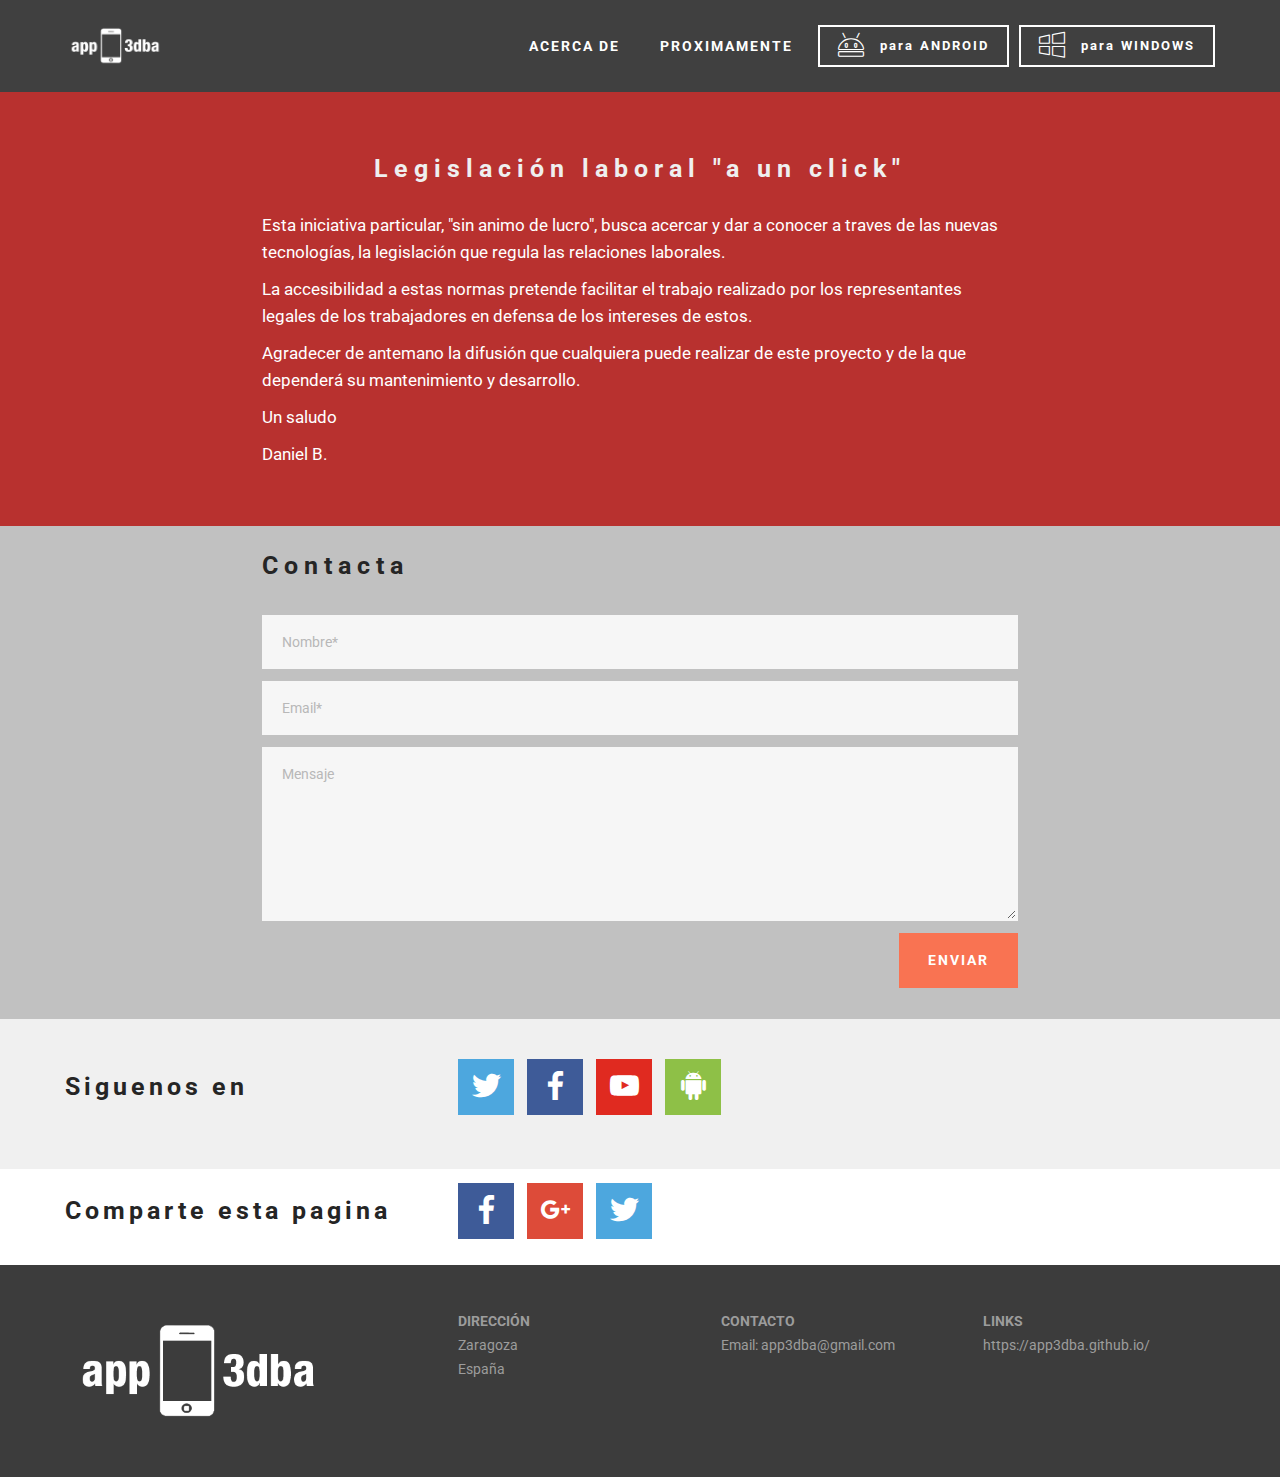
<file: page4.html>
<!DOCTYPE html>
<html>
<head>
  <!-- Site made with Mobirise Website Builder v4.3.2, https://mobirise.com -->
  <meta charset="UTF-8">
  <meta http-equiv="X-UA-Compatible" content="IE=edge">
  <meta name="generator" content="Mobirise v4.3.2, mobirise.com">
  <meta name="viewport" content="width=device-width, initial-scale=1">
  <link rel="shortcut icon" href="assets/images/logo4-420x176.png" type="image/x-icon">
  <meta name="description" content="">
  <title>Acerca de</title>
  <link rel="stylesheet" href="assets/web/assets/mobirise-icons/mobirise-icons.css">
  <link rel="stylesheet" href="https://fonts.googleapis.com/css?family=Roboto:700,400&subset=cyrillic,latin,greek,vietnamese">
  <link rel="stylesheet" href="assets/soundcloud-plugin/style.css">
  <link rel="stylesheet" href="assets/bootstrap/css/bootstrap.min.css">
  <link rel="stylesheet" href="assets/socicon/css/socicon.min.css">
  <link rel="stylesheet" href="https://netdna.bootstrapcdn.com/font-awesome/4.0.3/css/font-awesome.css">
  <link rel="stylesheet" href="assets/social-feed-plugin/jquery.socialfeed.css">
  <link rel="stylesheet" href="assets/social-feed-plugin/style.css">
  <link rel="stylesheet" href="assets/mobirise/css/style.css">
  <link rel="stylesheet" href="assets/dropdown-menu/style.css">
  <link rel="stylesheet" href="assets/mobirise/css/mbr-additional.css" type="text/css">
  
  
  
</head>
<body>

<!-- Google Analytics -->
<script>
  (function(i,s,o,g,r,a,m){i['GoogleAnalyticsObject']=r;i[r]=i[r]||function(){
  (i[r].q=i[r].q||[]).push(arguments)},i[r].l=1*new Date();a=s.createElement(o),
  m=s.getElementsByTagName(o)[0];a.async=1;a.src=g;m.parentNode.insertBefore(a,m)
  })(window,document,'script','https://www.google-analytics.com/analytics.js','ga');

  ga('create', 'UA-103194643-1', 'auto');
  ga('send', 'pageview');

</script>
<!-- /Google Analytics -->


<section id="dropdown-menu-2btn-1c" data-rv-view="105">

    <nav class="navbar navbar-dropdown navbar-fixed-top">

        <div class="container">

            <div class="navbar-brand">
                <a href="index.html" class="navbar-logo"><img src="assets/images/logo4-420x176.png" alt="Mobirise"></a>
                
            </div>

            <button class="navbar-toggler pull-xs-right hidden-md-up" type="button" data-toggle="collapse" data-target="#exCollapsingNavbar">
                <div class="hamburger-icon"></div>
            </button>

            <ul class="nav-dropdown collapse pull-xs-right navbar-toggleable-sm nav navbar-nav" id="exCollapsingNavbar"><li class="nav-item"><a class="nav-link link" href="page4.html" aria-expanded="false">ACERCA DE</a></li><li class="nav-item"><a class="nav-link link" href="page5.html" aria-expanded="false">PROXIMAMENTE</a></li><li class="nav-item nav-btn"><a class="nav-link btn btn-default-outline btn-default" href="page6.html"><span class="mbri-android mbr-iconfont mbr-iconfont-btn"></span>&nbsp;para ANDROID</a></li><li class="nav-item nav-btn"><a class="nav-link btn btn-default-outline btn-default" href="page8.html"><span class="mbri-windows mbr-iconfont mbr-iconfont-btn"></span>&nbsp;para WINDOWS</a></li></ul>

        </div>

    </nav>

</section>

<section class="engine"><a href="https://mobirise.co/d">website software</a></section><section class="mbr-section mbr-section--relative mbr-section--fixed-size mbr-after-navbar" id="content5-1e" data-rv-view="87" style="background-color: rgb(184, 49, 47);">
    
    <div class="mbr-section__container container mbr-section__container--first" style="padding-top: 62px;">
        <div class="mbr-header mbr-header--wysiwyg row">
            <div class="col-sm-8 col-sm-offset-2">
                <h3 class="mbr-header__text">Legislación laboral "a un click"</h3>
                
            </div>
        </div>
    </div>
    <div class="mbr-section__container container mbr-section__container--last" style="padding-bottom: 62px;">
        <div class="row">
            <div class="mbr-article mbr-article--wysiwyg col-sm-8 col-sm-offset-2"><p>Esta iniciativa particular, "sin animo de lucro", busca acercar y dar a conocer a traves de las nuevas tecnologías, la legislación que regula las relaciones laborales.
</p><p>
</p><p>La accesibilidad a estas normas pretende facilitar el trabajo realizado por los representantes legales de los trabajadores en defensa de los intereses de estos.&nbsp;</p><p>
</p><p>Agradecer de antemano la difusión que cualquiera puede realizar de este proyecto y de la que dependerá su mantenimiento y desarrollo.</p><p>Un saludo</p><p>Daniel B.</p></div>
        </div>
    </div>
    
</section>

<section class="mbr-section mbr-section--relative mbr-section--fixed-size" id="form1-1g" data-rv-view="90" style="background-color: rgb(193, 193, 193);">
    
    <div class="mbr-section__container mbr-section__container--std-padding container" style="padding-top: 31px; padding-bottom: 31px;">
        <div class="row">
            <div class="col-sm-12">
                <div class="row">
                    <div class="col-sm-8 col-sm-offset-2" data-form-type="formoid">
                        <div class="mbr-header mbr-header--center mbr-header--std-padding">
                            <h2 class="mbr-header__text">Contacta</h2>
                        </div>
                        <div data-form-alert="true">
                            <div class="hide" data-form-alert-success="true">Gracias por ponerte en contacto, en breve te daremos respuesta.</div>
                        </div>
                        <form action="https://mobirise.com/" method="post" data-form-title="Contacta">
                            <input type="hidden" value="TBx0V6nVnWCXJes6V1z//VqehdqOICAxFDWnAmJBo+7ofJYRSChWiYLilQPqvcuSDyw6vnHKXkF/9SdK+MoRhyalyOa010iygHIOzu2lk61ai7CMnXg3FHqTyVB7WmfY" data-form-email="true">
                            <div class="form-group">
                                <input type="text" class="form-control" name="name" required="" placeholder="Nombre*" data-form-field="Name">
                            </div>
                            <div class="form-group">
                                <input type="email" class="form-control" name="email" required="" placeholder="Email*" data-form-field="Email">
                            </div>
                            
                            <div class="form-group">
                                <textarea class="form-control" name="message" rows="7" placeholder="Mensaje" data-form-field="Message"></textarea>
                            </div>
                            <div class="mbr-buttons mbr-buttons--right"><button type="submit" class="mbr-buttons__btn btn btn-lg btn-danger">ENVIAR</button></div>
                        </form>
                    </div>
                </div>
            </div>
        </div>
    </div>
</section>

<section class="mbr-section mbr-section--relative mbr-section--fixed-size" id="social-buttons2-3p" data-rv-view="99" style="background-color: rgb(240, 240, 240);">
    

    <div class="mbr-section__container container">
        <div class="mbr-header mbr-header--inline row" style="padding-top: 40.8px; padding-bottom: 40.8px;">
            <div class="col-sm-4">
                <h3 class="mbr-header__text">Siguenos en</h3>
            </div>
            <div class="mbr-social-icons mbr-social-icons--style-1 col-sm-8"><a class="mbr-social-icons__icon socicon-bg-twitter" title="Twitter" target="_blank" href="https://twitter.com/app3dba"><i class="socicon socicon-twitter"></i></a> <a class="mbr-social-icons__icon socicon-bg-facebook" title="Facebook" target="_blank" href="https://www.facebook.com/App3dba-2017711638461290/"><i class="socicon socicon-facebook"></i></a>  <a class="mbr-social-icons__icon socicon-bg-youtube" title="YouTube" target="_blank" href="https://www.youtube.com/channel/UCa810X2CQYKN09NHc3d9_eg?view_as=subscriber"><i class="socicon socicon-youtube"></i></a>       <a class="mbr-social-icons__icon socicon-bg-android" title="Google Play" target="_blank" href="https://play.google.com/store/apps/developer?id=D.%20Borraz&hl=es"><i class="socicon socicon-android"></i></a></div>
        </div>
    </div>
</section>

<section class="mbr-social-feed loading" id="feed-1a" data-facebook="" data-twitter="app3dba" data-google="" data-posts="2" data-youtube="" data-rv-view="101" style="background-color: rgb(255, 255, 255); padding-top: 0px; padding-bottom: 0px;">
    
    <img class="social-feed-container-loading" alt="">
    <div class="social-feed-container">
    </div>
</section>

<section class="mbr-section mbr-section--relative mbr-section--fixed-size" id="social-buttons1-1b" data-rv-view="103" style="background-color: rgb(255, 255, 255);">
    

    <div class="mbr-section__container container">
        <div class="mbr-header mbr-header--inline row" style="padding-top: 13.6px; padding-bottom: 13.6px;">
            <div class="col-sm-4">
                <h3 class="mbr-header__text">Comparte esta pagina</h3>
            </div>
            <div class="mbr-social-icons col-sm-8">
                <div class="mbr-social-likes social-likes_style-1" data-counters="true">
                    <div class="mbr-social-icons__icon social-likes__icon facebook socicon-bg-facebook" title="Share link on Facebook">
                        <i class="socicon socicon-facebook"></i>
                        
                    </div>
                    <div class="mbr-social-icons__icon social-likes__icon plusone socicon-bg-googleplus" title="Share link on Google+">
                        <i class="socicon socicon-googleplus"></i>
                        
                    </div>
                    <div class="mbr-social-icons__icon social-likes__icon twitter socicon-bg-twitter" title="Share link on Twitter">
                        <i class="socicon socicon-twitter"></i>
                    </div>
                </div>
            </div>
        </div>
    </div>
</section>

<section class="mbr-section mbr-section--relative mbr-section--fixed-size" id="contacts1-1d" data-rv-view="107" style="background-color: rgb(60, 60, 60);">
    
    <div class="mbr-section__container container">
        <div class="mbr-contacts mbr-contacts--wysiwyg row" style="padding-top: 45px; padding-bottom: 45px;">
            <div class="col-sm-4">
                <div><img src="assets/images/logo4-265x111.png" class="mbr-contacts__img mbr-contacts__img--left"></div>
            </div>
            <div class="col-sm-8">
                <div class="row">
                    <div class="col-sm-4">
                        <p class="mbr-contacts__text"><strong>DIRECCIÓN</strong><br>Zaragoza<br>España</p>
                    </div>
                    <div class="col-sm-4">
                        <p class="mbr-contacts__text"><strong>CONTACTO</strong><br>
Email: app3dba@gmail.com<br><br><br></p>
                    </div>
                    <div class="col-sm-4"><p class="mbr-contacts__text"><strong>LINKS</strong></p><ul class="mbr-contacts__list"><li>https://app3dba.github.io/</li></ul></div>
                </div>
            </div>
        </div>
    </div>
</section>


  <script src="assets/web/assets/jquery/jquery.min.js"></script>
  <script src="assets/bootstrap/js/bootstrap.min.js"></script>
  <script src="assets/smooth-scroll/smooth-scroll.js"></script>
  <script src="assets/social-likes/social-likes.js"></script>
  <!--[if lte IE 9]>
    <script src="assets/jquery-placeholder/jquery.placeholder.min.js"></script>
  <![endif]-->
  <script src="assets/social-feed-plugin/codebird.min.js"></script>
  <script src="assets/social-feed-plugin/moment.js"></script>
  <script src="assets/social-feed-plugin/en-gb.js"></script>
  <script src="assets/social-feed-plugin/doT.js"></script>
  <script src="assets/social-feed-plugin/jquery.socialfeed.js"></script>
  <script src="assets/social-feed-plugin/main.js"></script>
  <script src="assets/mobirise/js/script.js"></script>
  <script src="assets/dropdown-menu/script.js"></script>
  <script src="assets/formoid/formoid.min.js"></script>
  
  
</body>
</html>
</file>
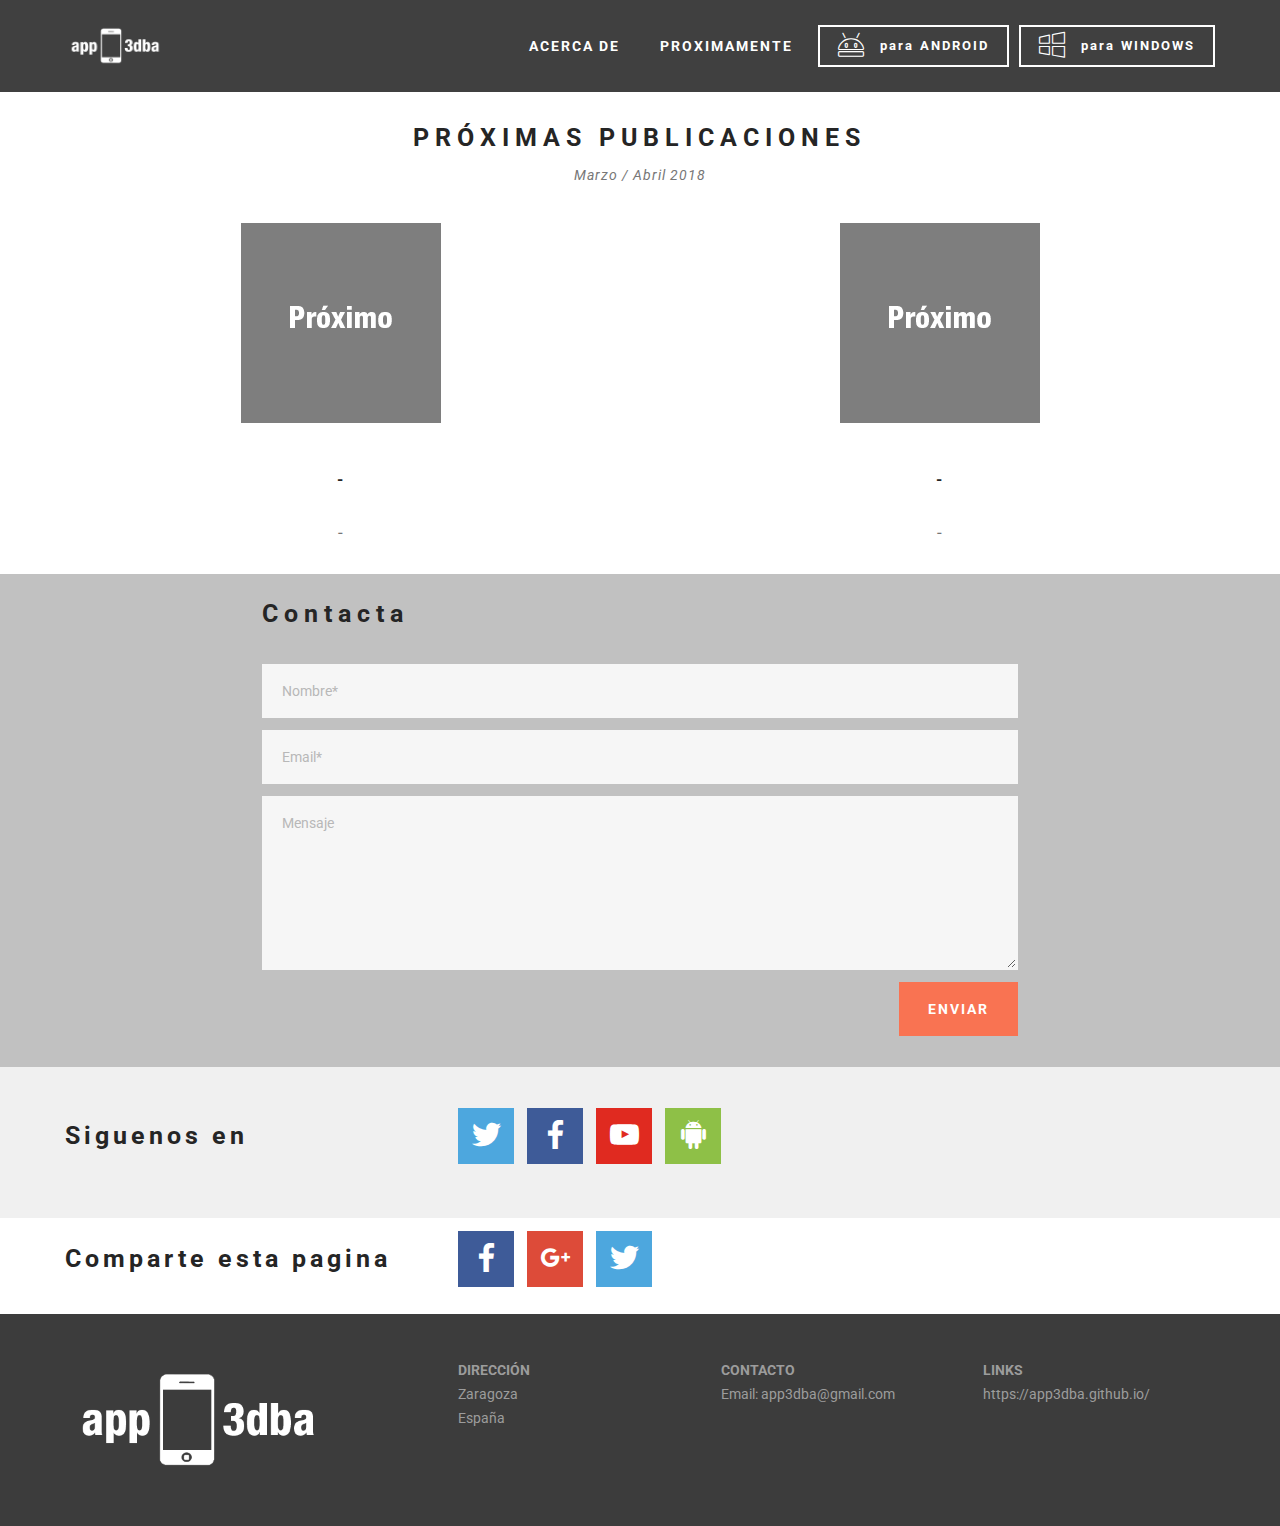
<file: page5.html>
<!DOCTYPE html>
<html>
<head>
  <!-- Site made with Mobirise Website Builder v4.3.2, https://mobirise.com -->
  <meta charset="UTF-8">
  <meta http-equiv="X-UA-Compatible" content="IE=edge">
  <meta name="generator" content="Mobirise v4.3.2, mobirise.com">
  <meta name="viewport" content="width=device-width, initial-scale=1">
  <link rel="shortcut icon" href="assets/images/logo4-420x176.png" type="image/x-icon">
  <meta name="description" content="Web Site Generator Description">
  <title>Proximamente</title>
  <link rel="stylesheet" href="assets/web/assets/mobirise-icons/mobirise-icons.css">
  <link rel="stylesheet" href="https://fonts.googleapis.com/css?family=Roboto:700,400&subset=cyrillic,latin,greek,vietnamese">
  <link rel="stylesheet" href="assets/soundcloud-plugin/style.css">
  <link rel="stylesheet" href="assets/bootstrap/css/bootstrap.min.css">
  <link rel="stylesheet" href="assets/socicon/css/socicon.min.css">
  <link rel="stylesheet" href="https://netdna.bootstrapcdn.com/font-awesome/4.0.3/css/font-awesome.css">
  <link rel="stylesheet" href="assets/social-feed-plugin/jquery.socialfeed.css">
  <link rel="stylesheet" href="assets/social-feed-plugin/style.css">
  <link rel="stylesheet" href="assets/mobirise/css/style.css">
  <link rel="stylesheet" href="assets/dropdown-menu/style.css">
  <link rel="stylesheet" href="assets/mobirise/css/mbr-additional.css" type="text/css">
  
  
  
</head>
<body>

<!-- Google Analytics -->
<script>
  (function(i,s,o,g,r,a,m){i['GoogleAnalyticsObject']=r;i[r]=i[r]||function(){
  (i[r].q=i[r].q||[]).push(arguments)},i[r].l=1*new Date();a=s.createElement(o),
  m=s.getElementsByTagName(o)[0];a.async=1;a.src=g;m.parentNode.insertBefore(a,m)
  })(window,document,'script','https://www.google-analytics.com/analytics.js','ga');

  ga('create', 'UA-103194643-1', 'auto');
  ga('send', 'pageview');

</script>
<!-- /Google Analytics -->


<section id="dropdown-menu-2btn-1l" data-rv-view="109">

    <nav class="navbar navbar-dropdown navbar-fixed-top">

        <div class="container">

            <div class="navbar-brand">
                <a href="index.html" class="navbar-logo"><img src="assets/images/logo4-420x176.png" alt="Mobirise"></a>
                
            </div>

            <button class="navbar-toggler pull-xs-right hidden-md-up" type="button" data-toggle="collapse" data-target="#exCollapsingNavbar">
                <div class="hamburger-icon"></div>
            </button>

            <ul class="nav-dropdown collapse pull-xs-right navbar-toggleable-sm nav navbar-nav" id="exCollapsingNavbar"><li class="nav-item"><a class="nav-link link" href="page4.html" aria-expanded="false">ACERCA DE</a></li><li class="nav-item"><a class="nav-link link" href="page5.html" aria-expanded="false">PROXIMAMENTE</a></li><li class="nav-item nav-btn"><a class="nav-link btn btn-default-outline btn-default" href="page6.html"><span class="mbri-android mbr-iconfont mbr-iconfont-btn"></span>&nbsp;para ANDROID</a></li><li class="nav-item nav-btn"><a class="nav-link btn btn-default-outline btn-default" href="page8.html"><span class="mbri-windows mbr-iconfont mbr-iconfont-btn"></span>&nbsp;para WINDOWS</a></li></ul>

        </div>

    </nav>

</section>

<section class="engine"><a href="https://mobirise.co/i">build a website for free</a></section><section class="mbr-section mbr-section--relative mbr-section--fixed-size mbr-after-navbar" id="features1-1n" data-rv-view="111" style="background-color: rgb(255, 255, 255);">
    
    <div class="mbr-section__container mbr-section__container--std-top-padding mbr-section__container--sm-bot-padding mbr-section-title container" style="padding-top: 31px;">
        <div class="mbr-header mbr-header--center mbr-header--wysiwyg row">
            <div class="col-sm-8 col-sm-offset-2">
                <h3 class="mbr-header__text">PRÓXIMAS PUBLICACIONES</h3>
                <p class="mbr-header__subtext">Marzo / Abril 2018</p>
            </div>
        </div>
    </div>
    <div class="mbr-section__container container">
        <div class="mbr-section__row row">
            <div class="mbr-section__col col-xs-12 col-sm-6">
                <div class="mbr-section__container mbr-section__container--center mbr-section__container--middle">
                    <figure class="mbr-figure"><img src="assets/images/none200-200x200.png" class="mbr-figure__img"></figure>
                </div>
                <div class="mbr-section__container mbr-section__container--middle">
                    <div class="mbr-header mbr-header--reduce mbr-header--center mbr-header--wysiwyg">
                        <h3 class="mbr-header__text">-</h3>
                    </div>
                </div>
                <div class="mbr-section__container mbr-section__container--last" style="padding-bottom: 31px;">
                    <div class="mbr-article mbr-article--wysiwyg">
                        <p>-</p>
                    </div>
                </div>
                
            </div>
            <div class="mbr-section__col col-xs-12 col-sm-6">
                <div class="mbr-section__container mbr-section__container--center mbr-section__container--middle">
                    <figure class="mbr-figure"><img src="assets/images/none200-200x200.png" class="mbr-figure__img"></figure>
                </div>
                <div class="mbr-section__container mbr-section__container--middle">
                    <div class="mbr-header mbr-header--reduce mbr-header--center mbr-header--wysiwyg">
                        <h3 class="mbr-header__text">-</h3>
                    </div>
                </div>
                <div class="mbr-section__container mbr-section__container--last" style="padding-bottom: 31px;">
                    <div class="mbr-article mbr-article--wysiwyg">
                        <p>- </p>
                    </div>
                </div>
                
            </div>
            
            
            
            
            
            
            
        </div>
    </div>
</section>

<section class="mbr-section mbr-section--relative mbr-section--fixed-size" id="form1-1q" data-rv-view="114" style="background-color: rgb(193, 193, 193);">
    
    <div class="mbr-section__container mbr-section__container--std-padding container" style="padding-top: 31px; padding-bottom: 31px;">
        <div class="row">
            <div class="col-sm-12">
                <div class="row">
                    <div class="col-sm-8 col-sm-offset-2" data-form-type="formoid">
                        <div class="mbr-header mbr-header--center mbr-header--std-padding">
                            <h2 class="mbr-header__text">Contacta</h2>
                        </div>
                        <div data-form-alert="true">
                            <div class="hide" data-form-alert-success="true">Gracias por ponerte en contacto, en breve te daremos respuesta.</div>
                        </div>
                        <form action="https://mobirise.com/" method="post" data-form-title="Contacta">
                            <input type="hidden" value="Hfyp8CV0Jfk2ciF0bckcIFP0YJ6hfRXZUhMYD5fiboOo5LNf7uluf8ySva28QyaIoAUZpg0q+bWW9F6I2y7VKdnHX45lbffdDJCXb/WeTe7gw0kti5WgbeOaQ6A3dAmy" data-form-email="true">
                            <div class="form-group">
                                <input type="text" class="form-control" name="name" required="" placeholder="Nombre*" data-form-field="Name">
                            </div>
                            <div class="form-group">
                                <input type="email" class="form-control" name="email" required="" placeholder="Email*" data-form-field="Email">
                            </div>
                            
                            <div class="form-group">
                                <textarea class="form-control" name="message" rows="7" placeholder="Mensaje" data-form-field="Message"></textarea>
                            </div>
                            <div class="mbr-buttons mbr-buttons--right"><button type="submit" class="mbr-buttons__btn btn btn-lg btn-danger">ENVIAR</button></div>
                        </form>
                    </div>
                </div>
            </div>
        </div>
    </div>
</section>

<section class="mbr-section mbr-section--relative mbr-section--fixed-size" id="social-buttons2-3q" data-rv-view="123" style="background-color: rgb(240, 240, 240);">
    

    <div class="mbr-section__container container">
        <div class="mbr-header mbr-header--inline row" style="padding-top: 40.8px; padding-bottom: 40.8px;">
            <div class="col-sm-4">
                <h3 class="mbr-header__text">Siguenos en</h3>
            </div>
            <div class="mbr-social-icons mbr-social-icons--style-1 col-sm-8"><a class="mbr-social-icons__icon socicon-bg-twitter" title="Twitter" target="_blank" href="https://twitter.com/app3dba"><i class="socicon socicon-twitter"></i></a> <a class="mbr-social-icons__icon socicon-bg-facebook" title="Facebook" target="_blank" href="https://www.facebook.com/App3dba-2017711638461290/"><i class="socicon socicon-facebook"></i></a>  <a class="mbr-social-icons__icon socicon-bg-youtube" title="YouTube" target="_blank" href="https://www.youtube.com/channel/UCa810X2CQYKN09NHc3d9_eg?view_as=subscriber"><i class="socicon socicon-youtube"></i></a>       <a class="mbr-social-icons__icon socicon-bg-android" title="Google Play" target="_blank" href="https://play.google.com/store/apps/developer?id=D.%20Borraz&hl=es"><i class="socicon socicon-android"></i></a></div>
        </div>
    </div>
</section>

<section class="mbr-social-feed loading" id="feed-1r" data-facebook="" data-twitter="app3dba" data-google="" data-posts="2" data-youtube="" data-rv-view="125" style="background-color: rgb(255, 255, 255); padding-top: 0px; padding-bottom: 0px;">
    
    <img class="social-feed-container-loading" alt="">
    <div class="social-feed-container">
    </div>
</section>

<section class="mbr-section mbr-section--relative mbr-section--fixed-size" id="social-buttons1-1o" data-rv-view="127" style="background-color: rgb(255, 255, 255);">
    

    <div class="mbr-section__container container">
        <div class="mbr-header mbr-header--inline row" style="padding-top: 13.6px; padding-bottom: 13.6px;">
            <div class="col-sm-4">
                <h3 class="mbr-header__text">Comparte esta pagina</h3>
            </div>
            <div class="mbr-social-icons col-sm-8">
                <div class="mbr-social-likes social-likes_style-1" data-counters="true">
                    <div class="mbr-social-icons__icon social-likes__icon facebook socicon-bg-facebook" title="Share link on Facebook">
                        <i class="socicon socicon-facebook"></i>
                        
                    </div>
                    <div class="mbr-social-icons__icon social-likes__icon plusone socicon-bg-googleplus" title="Share link on Google+">
                        <i class="socicon socicon-googleplus"></i>
                        
                    </div>
                    <div class="mbr-social-icons__icon social-likes__icon twitter socicon-bg-twitter" title="Share link on Twitter">
                        <i class="socicon socicon-twitter"></i>
                    </div>
                </div>
            </div>
        </div>
    </div>
</section>

<section class="mbr-section mbr-section--relative mbr-section--fixed-size" id="contacts1-1m" data-rv-view="129" style="background-color: rgb(60, 60, 60);">
    
    <div class="mbr-section__container container">
        <div class="mbr-contacts mbr-contacts--wysiwyg row" style="padding-top: 45px; padding-bottom: 45px;">
            <div class="col-sm-4">
                <div><img src="assets/images/logo4-265x111.png" class="mbr-contacts__img mbr-contacts__img--left"></div>
            </div>
            <div class="col-sm-8">
                <div class="row">
                    <div class="col-sm-4">
                        <p class="mbr-contacts__text"><strong>DIRECCIÓN</strong><br>Zaragoza<br>España</p>
                    </div>
                    <div class="col-sm-4">
                        <p class="mbr-contacts__text"><strong>CONTACTO</strong><br>
Email: app3dba@gmail.com<br><br><br></p>
                    </div>
                    <div class="col-sm-4"><p class="mbr-contacts__text"><strong>LINKS</strong></p><ul class="mbr-contacts__list"><li>https://app3dba.github.io/</li></ul></div>
                </div>
            </div>
        </div>
    </div>
</section>


  <script src="assets/web/assets/jquery/jquery.min.js"></script>
  <script src="assets/bootstrap/js/bootstrap.min.js"></script>
  <script src="assets/smooth-scroll/smooth-scroll.js"></script>
  <!--[if lte IE 9]>
    <script src="assets/jquery-placeholder/jquery.placeholder.min.js"></script>
  <![endif]-->
  <script src="assets/social-likes/social-likes.js"></script>
  <script src="assets/social-feed-plugin/codebird.min.js"></script>
  <script src="assets/social-feed-plugin/moment.js"></script>
  <script src="assets/social-feed-plugin/en-gb.js"></script>
  <script src="assets/social-feed-plugin/doT.js"></script>
  <script src="assets/social-feed-plugin/jquery.socialfeed.js"></script>
  <script src="assets/social-feed-plugin/main.js"></script>
  <script src="assets/mobirise/js/script.js"></script>
  <script src="assets/dropdown-menu/script.js"></script>
  <script src="assets/formoid/formoid.min.js"></script>
  
  
</body>
</html>
</file>
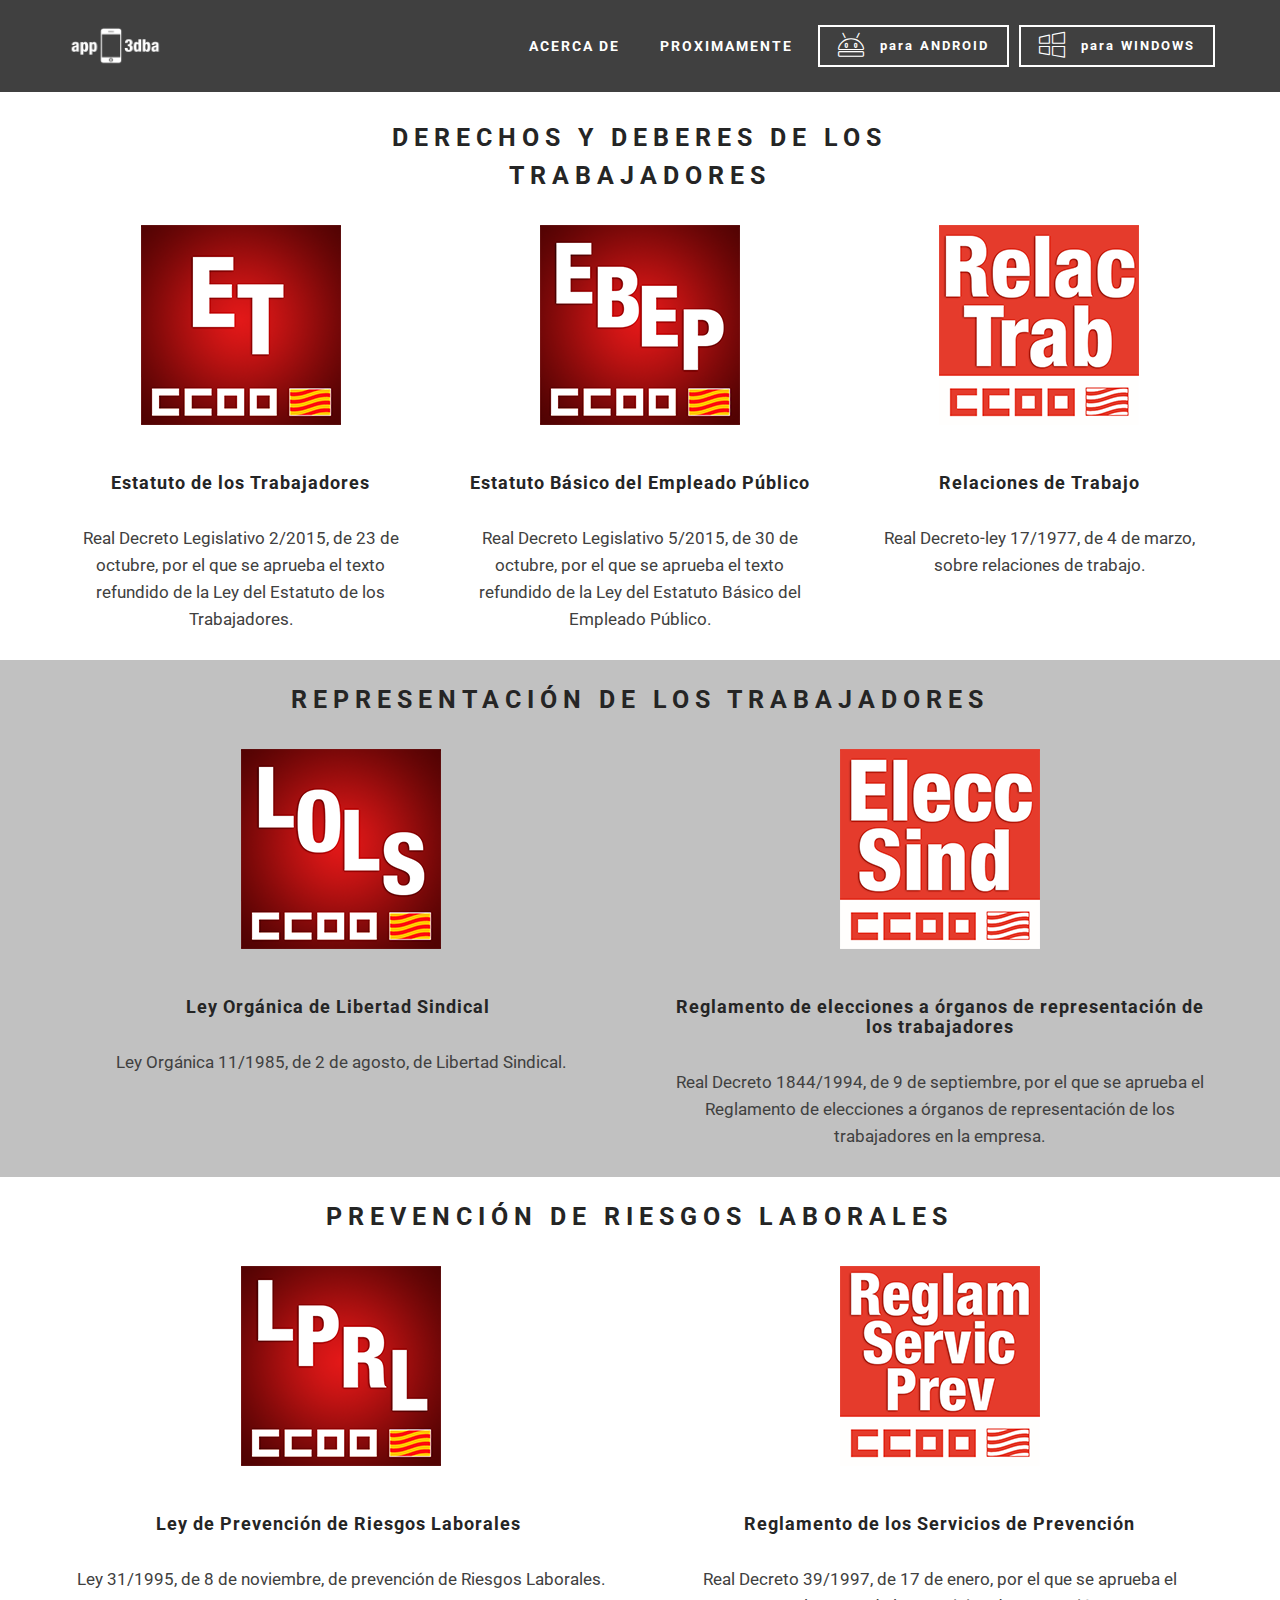
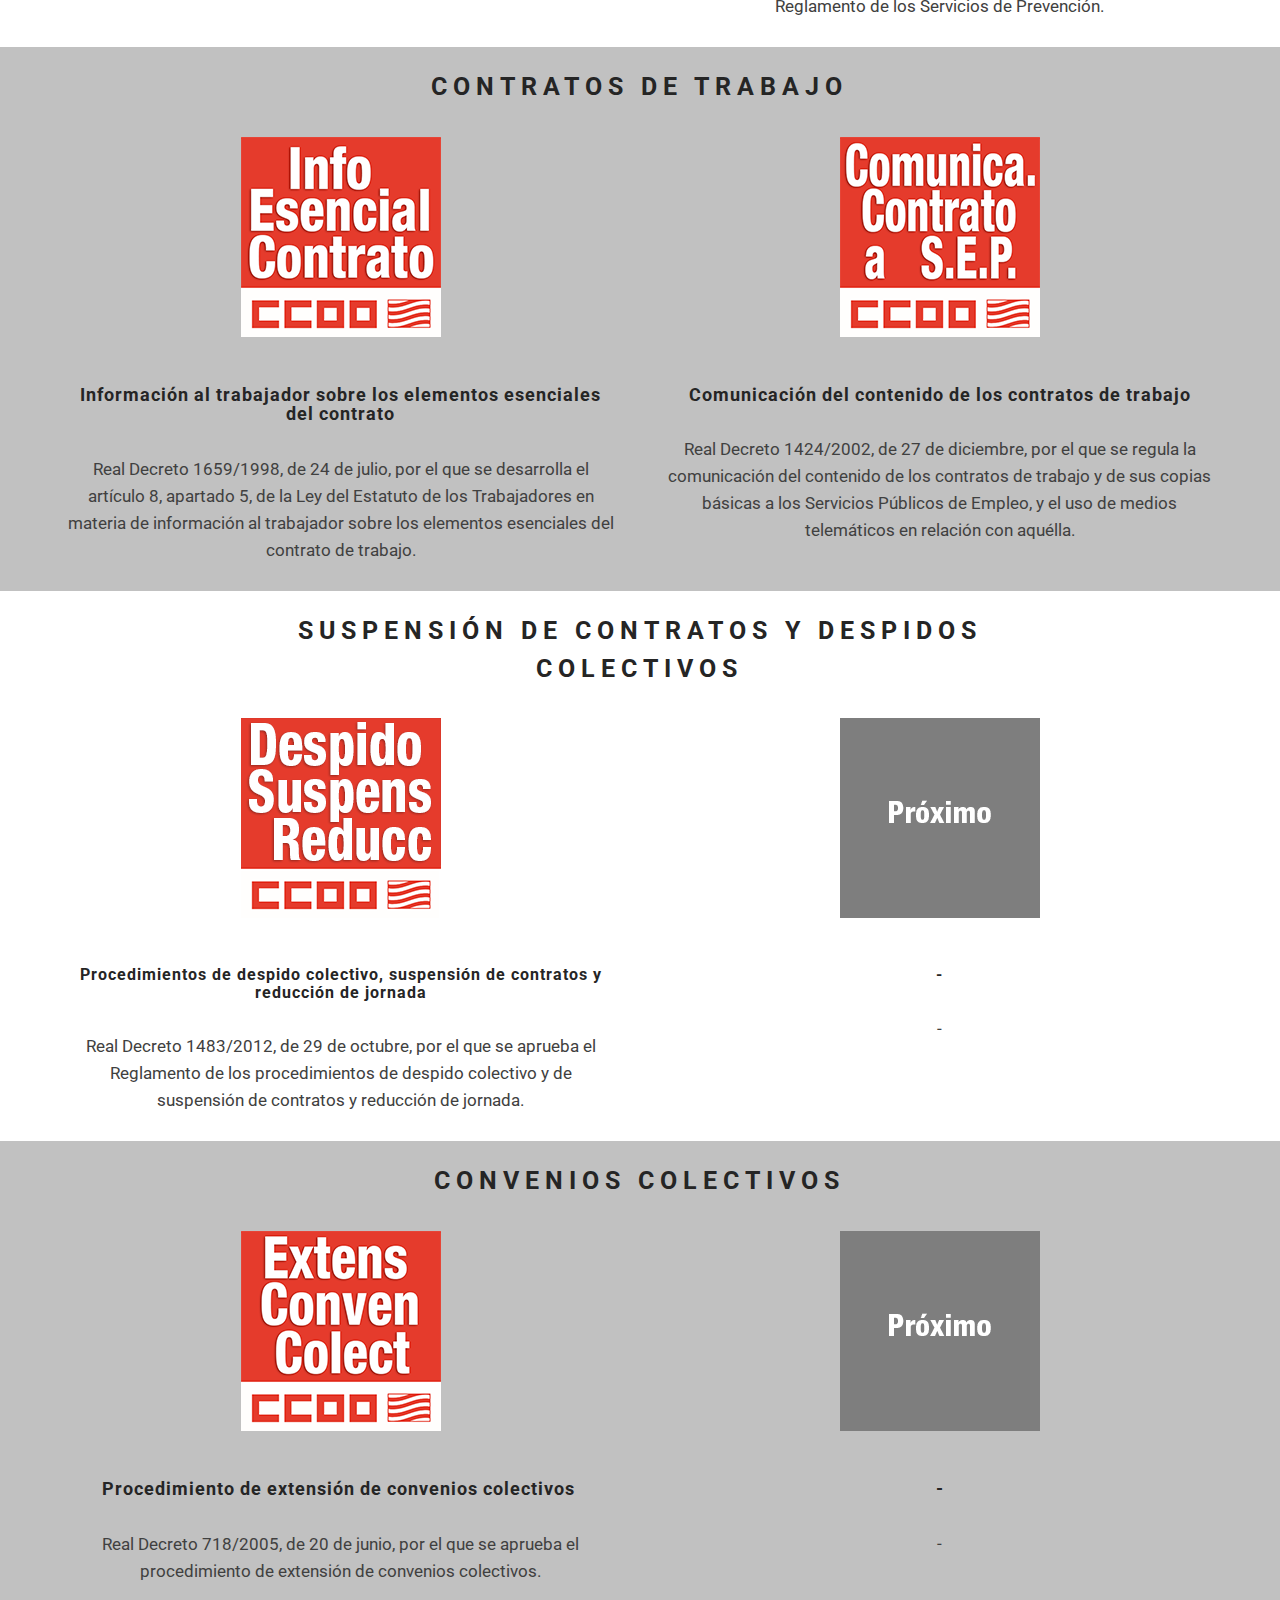
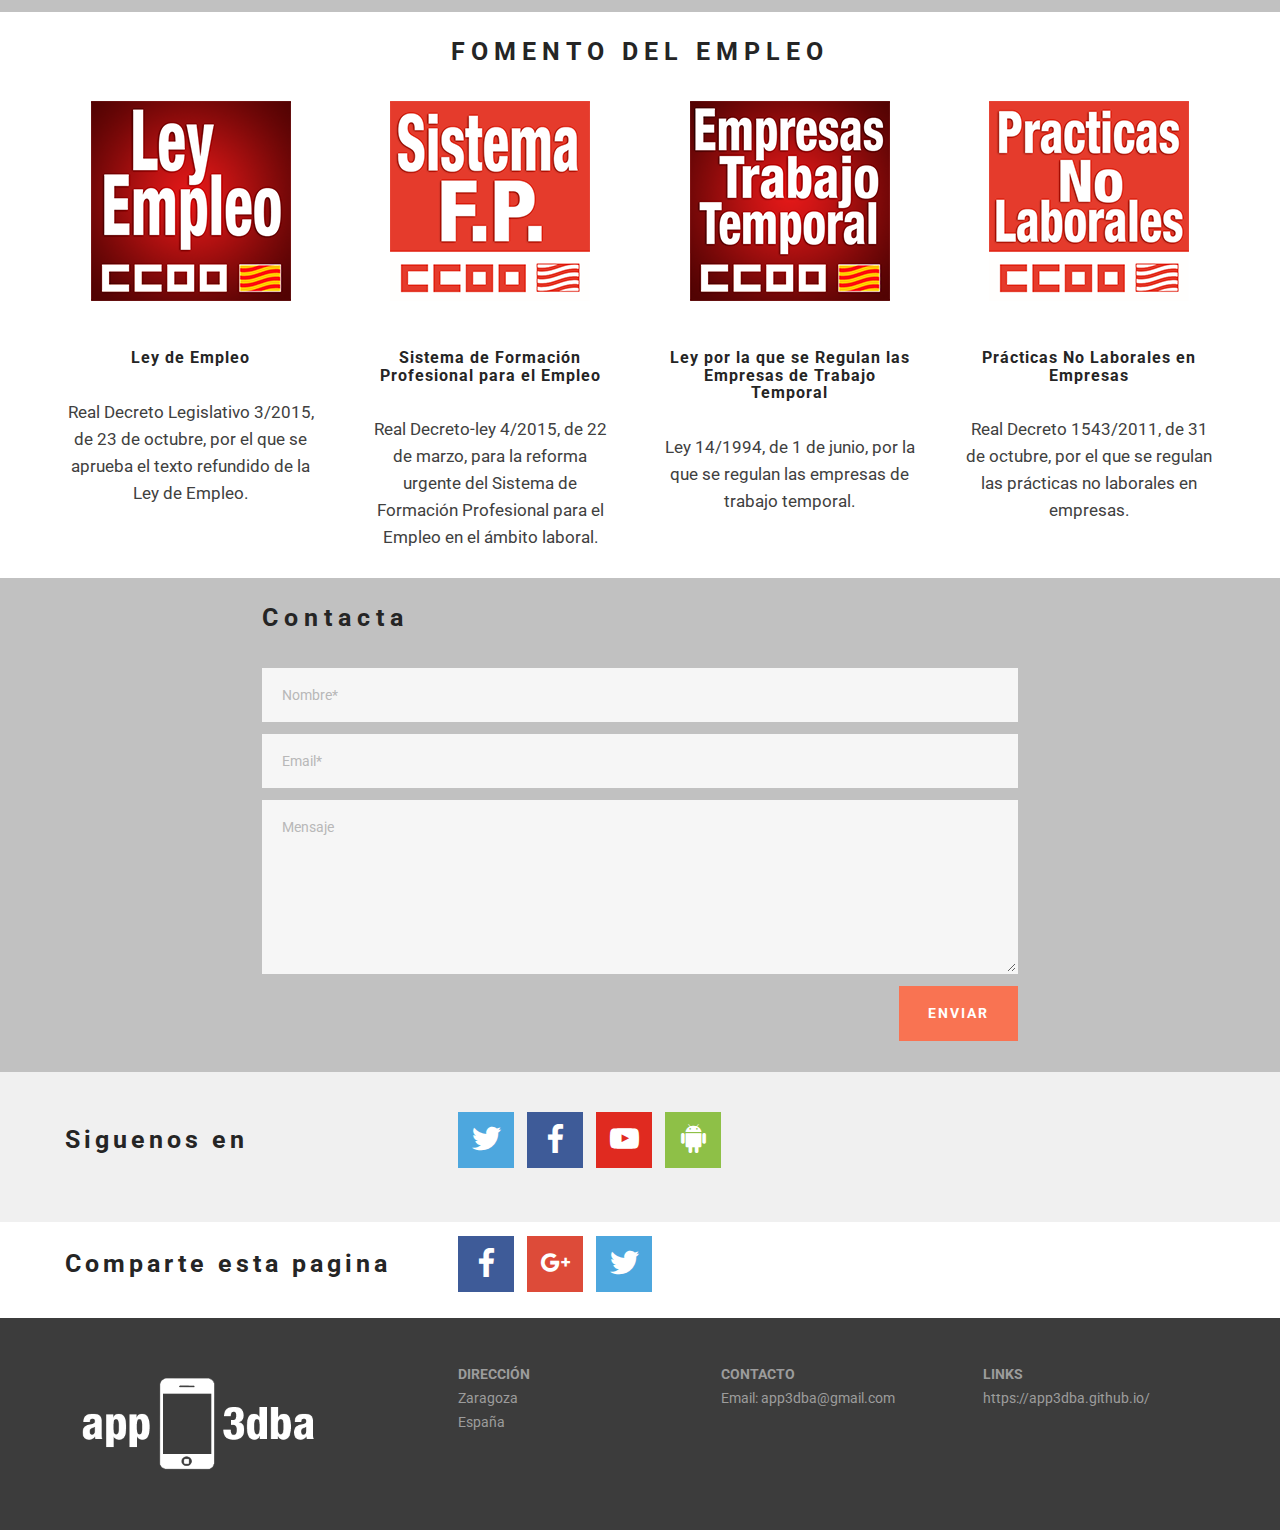
<file: page6.html>
<!DOCTYPE html>
<html>
<head>
  <!-- Site made with Mobirise Website Builder v4.3.2, https://mobirise.com -->
  <meta charset="UTF-8">
  <meta http-equiv="X-UA-Compatible" content="IE=edge">
  <meta name="generator" content="Mobirise v4.3.2, mobirise.com">
  <meta name="viewport" content="width=device-width, initial-scale=1">
  <link rel="shortcut icon" href="assets/images/logo4-420x176.png" type="image/x-icon">
  <meta name="description" content="">
  <title>Leyes_Android</title>
  <link rel="stylesheet" href="assets/web/assets/mobirise-icons/mobirise-icons.css">
  <link rel="stylesheet" href="https://fonts.googleapis.com/css?family=Roboto:700,400&subset=cyrillic,latin,greek,vietnamese">
  <link rel="stylesheet" href="assets/soundcloud-plugin/style.css">
  <link rel="stylesheet" href="assets/bootstrap/css/bootstrap.min.css">
  <link rel="stylesheet" href="assets/socicon/css/socicon.min.css">
  <link rel="stylesheet" href="https://netdna.bootstrapcdn.com/font-awesome/4.0.3/css/font-awesome.css">
  <link rel="stylesheet" href="assets/social-feed-plugin/jquery.socialfeed.css">
  <link rel="stylesheet" href="assets/social-feed-plugin/style.css">
  <link rel="stylesheet" href="assets/mobirise/css/style.css">
  <link rel="stylesheet" href="assets/dropdown-menu/style.css">
  <link rel="stylesheet" href="assets/mobirise/css/mbr-additional.css" type="text/css">
  
  
  
</head>
<body>

<!-- Google Analytics -->
<script>
  (function(i,s,o,g,r,a,m){i['GoogleAnalyticsObject']=r;i[r]=i[r]||function(){
  (i[r].q=i[r].q||[]).push(arguments)},i[r].l=1*new Date();a=s.createElement(o),
  m=s.getElementsByTagName(o)[0];a.async=1;a.src=g;m.parentNode.insertBefore(a,m)
  })(window,document,'script','https://www.google-analytics.com/analytics.js','ga');

  ga('create', 'UA-103194643-1', 'auto');
  ga('send', 'pageview');

</script>
<!-- /Google Analytics -->


<section id="dropdown-menu-2btn-2f" data-rv-view="61">

    <nav class="navbar navbar-dropdown navbar-fixed-top">

        <div class="container">

            <div class="navbar-brand">
                <a href="index.html" class="navbar-logo"><img src="assets/images/logo4-420x176.png" alt="Mobirise"></a>
                
            </div>

            <button class="navbar-toggler pull-xs-right hidden-md-up" type="button" data-toggle="collapse" data-target="#exCollapsingNavbar">
                <div class="hamburger-icon"></div>
            </button>

            <ul class="nav-dropdown collapse pull-xs-right navbar-toggleable-sm nav navbar-nav" id="exCollapsingNavbar"><li class="nav-item"><a class="nav-link link" href="page4.html" aria-expanded="false">ACERCA DE</a></li><li class="nav-item"><a class="nav-link link" href="page5.html" aria-expanded="false">PROXIMAMENTE</a></li><li class="nav-item nav-btn"><a class="nav-link btn btn-default-outline btn-default" href="page6.html"><span class="mbri-android mbr-iconfont mbr-iconfont-btn"></span>&nbsp;para ANDROID</a></li><li class="nav-item nav-btn"><a class="nav-link btn btn-default-outline btn-default" href="page8.html"><span class="mbri-windows mbr-iconfont mbr-iconfont-btn"></span>&nbsp;para WINDOWS</a></li></ul>

        </div>

    </nav>

</section>

<section class="engine"><a href="https://mobirise.co/d">web page software</a></section><section class="mbr-section mbr-section--relative mbr-section--fixed-size mbr-after-navbar" id="features1-27" data-rv-view="25" style="background-color: rgb(255, 255, 255);">
    
    <div class="mbr-section__container mbr-section__container--std-top-padding mbr-section__container--sm-bot-padding mbr-section-title container" style="padding-top: 31px;">
        <div class="mbr-header mbr-header--center mbr-header--wysiwyg row">
            <div class="col-sm-8 col-sm-offset-2">
                <h3 class="mbr-header__text">DERECHOS Y DEBERES DE LOS TRABAJADORES</h3>
                
            </div>
        </div>
    </div>
    <div class="mbr-section__container container">
        <div class="mbr-section__row row">
            <div class="mbr-section__col col-xs-12 col-sm-4">
                <div class="mbr-section__container mbr-section__container--center mbr-section__container--middle">
                    <figure class="mbr-figure"><a href="https://play.google.com/store/apps/details?id=com.dba.ccoo&hl=es" target="_blank"><img src="assets/images/et200-200x200.png" class="mbr-figure__img"></a></figure>
                </div>
                <div class="mbr-section__container mbr-section__container--middle">
                    <div class="mbr-header mbr-header--reduce mbr-header--center mbr-header--wysiwyg">
                        <h3 class="mbr-header__text">Estatuto de los Trabajadores</h3>
                    </div>
                </div>
                <div class="mbr-section__container mbr-section__container--last" style="padding-bottom: 31px;">
                    <div class="mbr-article mbr-article--wysiwyg">
                        <p>Real Decreto Legislativo 2/2015, de 23 de octubre, por el que se aprueba el texto refundido de la Ley del Estatuto de los Trabajadores.</p>
                    </div>
                </div>
                
            </div>
            <div class="mbr-section__col col-xs-12 col-sm-4">
                <div class="mbr-section__container mbr-section__container--center mbr-section__container--middle">
                    <figure class="mbr-figure"><a href="https://play.google.com/store/apps/details?id=com.app3dba.ebep&hl=es" target="_blank"><img src="assets/images/ebep200-200x200.png" class="mbr-figure__img"></a></figure>
                </div>
                <div class="mbr-section__container mbr-section__container--middle">
                    <div class="mbr-header mbr-header--reduce mbr-header--center mbr-header--wysiwyg">
                        <h3 class="mbr-header__text">Estatuto Básico del Empleado Público</h3>
                    </div>
                </div>
                <div class="mbr-section__container mbr-section__container--last" style="padding-bottom: 31px;">
                    <div class="mbr-article mbr-article--wysiwyg">
                        <p>Real Decreto Legislativo 5/2015, de 30 de octubre, por el que se aprueba el texto refundido de la Ley del Estatuto Básico del Empleado Público.</p>
                    </div>
                </div>
                
            </div>
            
            <div class="mbr-section__col col-xs-12 col-sm-4">
                <div class="mbr-section__container mbr-section__container--center mbr-section__container--middle">
                    <figure class="mbr-figure"><a href="https://play.google.com/store/apps/details?id=com.app3dba.relatrab&hl=es" target="_blank"><img src="assets/images/reltrab200-200x200.png" class="mbr-figure__img"></a></figure>
                </div>
                <div class="mbr-section__container mbr-section__container--middle">
                    <div class="mbr-header mbr-header--reduce mbr-header--center mbr-header--wysiwyg">
                        <h3 class="mbr-header__text">Relaciones de Trabajo</h3>
                    </div>
                </div>
                <div class="mbr-section__container mbr-section__container--last" style="padding-bottom: 31px;">
                    <div class="mbr-article mbr-article--wysiwyg">
                        <p>Real Decreto-ley 17/1977, de 4 de marzo, sobre relaciones de trabajo.</p>
                    </div>
                </div>
                
            </div>
            
            
            
            
            
        </div>
    </div>
</section>

<section class="mbr-section mbr-section--relative mbr-section--fixed-size" id="features1-28" data-rv-view="28" style="background-color: rgb(193, 193, 193);">
    
    <div class="mbr-section__container mbr-section__container--std-top-padding mbr-section__container--sm-bot-padding mbr-section-title container" style="padding-top: 31px;">
        <div class="mbr-header mbr-header--center mbr-header--wysiwyg row">
            <div class="col-sm-8 col-sm-offset-2">
                <h3 class="mbr-header__text">REPRESENTACIÓN DE LOS TRABAJADORES</h3>
                
            </div>
        </div>
    </div>
    <div class="mbr-section__container container">
        <div class="mbr-section__row row">
            <div class="mbr-section__col col-xs-12 col-sm-6">
                <div class="mbr-section__container mbr-section__container--center mbr-section__container--middle">
                    <figure class="mbr-figure"><a href="https://play.google.com/store/apps/details?id=com.app3dba.sarga" target="_blank"><img src="assets/images/lols200-200x200.png" class="mbr-figure__img"></a></figure>
                </div>
                <div class="mbr-section__container mbr-section__container--middle">
                    <div class="mbr-header mbr-header--reduce mbr-header--center mbr-header--wysiwyg">
                        <h3 class="mbr-header__text">Ley Orgánica de Libertad Sindical&nbsp;</h3>
                    </div>
                </div>
                <div class="mbr-section__container mbr-section__container--last" style="padding-bottom: 31px;">
                    <div class="mbr-article mbr-article--wysiwyg">
                        <p>Ley Orgánica 11/1985, de 2 de agosto, de Libertad Sindical.</p>
                    </div>
                </div>
                
            </div>
            <div class="mbr-section__col col-xs-12 col-sm-6">
                <div class="mbr-section__container mbr-section__container--center mbr-section__container--middle">
                    <figure class="mbr-figure"><a href="https://play.google.com/store/apps/details?id=com.app3dba.elecsind&hl=es" target="_blank"><img src="assets/images/elecsind200-200x200.png" class="mbr-figure__img"></a></figure>
                </div>
                <div class="mbr-section__container mbr-section__container--middle">
                    <div class="mbr-header mbr-header--reduce mbr-header--center mbr-header--wysiwyg">
                        <h3 class="mbr-header__text">Reglamento de elecciones a órganos de representación de los trabajadores</h3>
                    </div>
                </div>
                <div class="mbr-section__container mbr-section__container--last" style="padding-bottom: 31px;">
                    <div class="mbr-article mbr-article--wysiwyg">
                        <p>Real Decreto 1844/1994, de 9 de septiembre, por el que se aprueba el Reglamento de elecciones a órganos de representación de los trabajadores en la empresa.</p>
                    </div>
                </div>
                
            </div>
            
            
            
            
            
            
            
        </div>
    </div>
</section>

<section class="mbr-section mbr-section--relative mbr-section--fixed-size" id="features1-29" data-rv-view="31" style="background-color: rgb(255, 255, 255);">
    
    <div class="mbr-section__container mbr-section__container--std-top-padding mbr-section__container--sm-bot-padding mbr-section-title container" style="padding-top: 31px;">
        <div class="mbr-header mbr-header--center mbr-header--wysiwyg row">
            <div class="col-sm-8 col-sm-offset-2">
                <h3 class="mbr-header__text">PREVENCIÓN DE RIESGOS LABORALES</h3>
                
            </div>
        </div>
    </div>
    <div class="mbr-section__container container">
        <div class="mbr-section__row row">
            <div class="mbr-section__col col-xs-12 col-sm-6">
                <div class="mbr-section__container mbr-section__container--center mbr-section__container--middle">
                    <figure class="mbr-figure"><a href="https://play.google.com/store/apps/details?id=com.app3dba.lprl&hl=es" target="_blank"><img src="assets/images/lprl200-200x200.png" class="mbr-figure__img"></a></figure>
                </div>
                <div class="mbr-section__container mbr-section__container--middle">
                    <div class="mbr-header mbr-header--reduce mbr-header--center mbr-header--wysiwyg">
                        <h3 class="mbr-header__text">Ley de Prevención de Riesgos Laborales&nbsp;</h3>
                    </div>
                </div>
                <div class="mbr-section__container mbr-section__container--last" style="padding-bottom: 31px;">
                    <div class="mbr-article mbr-article--wysiwyg">
                        <p>Ley 31/1995, de 8 de noviembre, de prevención de Riesgos Laborales.</p>
                    </div>
                </div>
                
            </div>
            <div class="mbr-section__col col-xs-12 col-sm-6">
                <div class="mbr-section__container mbr-section__container--center mbr-section__container--middle">
                    <figure class="mbr-figure"><a href="https://play.google.com/store/apps/details?id=com.app3dba.reglservprev" target="_blank"><img src="assets/images/reglservprev200-200x200.png" class="mbr-figure__img"></a></figure>
                </div>
                <div class="mbr-section__container mbr-section__container--middle">
                    <div class="mbr-header mbr-header--reduce mbr-header--center mbr-header--wysiwyg">
                        <h3 class="mbr-header__text">Reglamento de los Servicios de Prevención</h3>
                    </div>
                </div>
                <div class="mbr-section__container mbr-section__container--last" style="padding-bottom: 31px;">
                    <div class="mbr-article mbr-article--wysiwyg">
                        <p>Real Decreto 39/1997, de 17 de enero, por el que se aprueba el Reglamento de los Servicios de Prevención.</p>
                    </div>
                </div>
                
            </div>
            
            
            
            
            
            
            
        </div>
    </div>
</section>

<section class="mbr-section mbr-section--relative mbr-section--fixed-size" id="features1-3r" data-rv-view="34" style="background-color: rgb(193, 193, 193);">
    
    <div class="mbr-section__container mbr-section__container--std-top-padding mbr-section__container--sm-bot-padding mbr-section-title container" style="padding-top: 31px;">
        <div class="mbr-header mbr-header--center mbr-header--wysiwyg row">
            <div class="col-sm-8 col-sm-offset-2">
                <h3 class="mbr-header__text">CONTRATOS DE TRABAJO</h3>
                
            </div>
        </div>
    </div>
    <div class="mbr-section__container container">
        <div class="mbr-section__row row">
            <div class="mbr-section__col col-xs-12 col-sm-6">
                <div class="mbr-section__container mbr-section__container--center mbr-section__container--middle">
                    <figure class="mbr-figure"><a href="https://play.google.com/store/apps/details?id=com.app3dba.infoesencont" target="_blank"><img src="assets/images/infoesencont200-1-200x200.png" class="mbr-figure__img"></a></figure>
                </div>
                <div class="mbr-section__container mbr-section__container--middle">
                    <div class="mbr-header mbr-header--reduce mbr-header--center mbr-header--wysiwyg">
                        <h3 class="mbr-header__text">Información al trabajador sobre los elementos esenciales del contrato</h3>
                    </div>
                </div>
                <div class="mbr-section__container mbr-section__container--last" style="padding-bottom: 31px;">
                    <div class="mbr-article mbr-article--wysiwyg">
                        <p>Real Decreto 1659/1998, de 24 de julio, por el que se desarrolla el artículo 8, apartado 5, de la Ley del Estatuto de los Trabajadores en materia de información al trabajador sobre los elementos esenciales del contrato de trabajo.</p>
                    </div>
                </div>
                
            </div>
            <div class="mbr-section__col col-xs-12 col-sm-6">
                <div class="mbr-section__container mbr-section__container--center mbr-section__container--middle">
                    <figure class="mbr-figure"><a href="https://play.google.com/store/apps/details?id=com.app3dba.ComuContSEP&hl=es" target="_blank"><img src="assets/images/comucontsep200-200x200.png" class="mbr-figure__img"></a></figure>
                </div>
                <div class="mbr-section__container mbr-section__container--middle">
                    <div class="mbr-header mbr-header--reduce mbr-header--center mbr-header--wysiwyg">
                        <h3 class="mbr-header__text">Comunicación del contenido de los contratos de trabajo</h3>
                    </div>
                </div>
                <div class="mbr-section__container mbr-section__container--last" style="padding-bottom: 31px;">
                    <div class="mbr-article mbr-article--wysiwyg">
                        <p>Real Decreto 1424/2002, de 27 de diciembre, por el que se regula la comunicación del contenido de los contratos de trabajo y de sus copias básicas a los Servicios Públicos de Empleo, y el uso de medios telemáticos en relación con aquélla.</p>
                    </div>
                </div>
                
            </div>
            
            
            
            
            
            
            
        </div>
    </div>
</section>

<section class="mbr-section mbr-section--relative mbr-section--fixed-size" id="features1-2a" data-rv-view="37" style="background-color: rgb(255, 255, 255);">
    
    <div class="mbr-section__container mbr-section__container--std-top-padding mbr-section__container--sm-bot-padding mbr-section-title container" style="padding-top: 31px;">
        <div class="mbr-header mbr-header--center mbr-header--wysiwyg row">
            <div class="col-sm-8 col-sm-offset-2">
                <h3 class="mbr-header__text">SUSPENSIÓN DE CONTRATOS Y DESPIDOS COLECTIVOS</h3>
                
            </div>
        </div>
    </div>
    <div class="mbr-section__container container">
        <div class="mbr-section__row row">
            <div class="mbr-section__col col-xs-12 col-sm-6">
                <div class="mbr-section__container mbr-section__container--center mbr-section__container--middle">
                    <figure class="mbr-figure"><a href="https://play.google.com/store/apps/details?id=com.app3dba.despsuspredu&hl=es" target="_blank"><img src="assets/images/desp-susp-red200-200x200.png" class="mbr-figure__img"></a></figure>
                </div>
                <div class="mbr-section__container mbr-section__container--middle">
                    <div class="mbr-header mbr-header--reduce mbr-header--center mbr-header--wysiwyg">
                        <h3 class="mbr-header__text">Procedimientos de despido colectivo, suspensión de contratos y reducción de jornada</h3>
                    </div>
                </div>
                <div class="mbr-section__container mbr-section__container--last" style="padding-bottom: 31px;">
                    <div class="mbr-article mbr-article--wysiwyg">
                        <p>Real Decreto 1483/2012, de 29 de octubre, por el que se aprueba el Reglamento de los procedimientos de despido colectivo y de suspensión de contratos y reducción de jornada.</p>
                    </div>
                </div>
                
            </div>
            <div class="mbr-section__col col-xs-12 col-sm-6">
                <div class="mbr-section__container mbr-section__container--center mbr-section__container--middle">
                    <figure class="mbr-figure"><img src="assets/images/none200-200x200.png" class="mbr-figure__img"></figure>
                </div>
                <div class="mbr-section__container mbr-section__container--middle">
                    <div class="mbr-header mbr-header--reduce mbr-header--center mbr-header--wysiwyg">
                        <h3 class="mbr-header__text">-</h3>
                    </div>
                </div>
                <div class="mbr-section__container mbr-section__container--last" style="padding-bottom: 31px;">
                    <div class="mbr-article mbr-article--wysiwyg">
                        <p>-</p>
                    </div>
                </div>
                
            </div>
            
            
            
            
            
            
            
        </div>
    </div>
</section>

<section class="mbr-section mbr-section--relative mbr-section--fixed-size" id="features1-35" data-rv-view="40" style="background-color: rgb(193, 193, 193);">
    
    <div class="mbr-section__container mbr-section__container--std-top-padding mbr-section__container--sm-bot-padding mbr-section-title container" style="padding-top: 31px;">
        <div class="mbr-header mbr-header--center mbr-header--wysiwyg row">
            <div class="col-sm-8 col-sm-offset-2">
                <h3 class="mbr-header__text">CONVENIOS COLECTIVOS</h3>
                
            </div>
        </div>
    </div>
    <div class="mbr-section__container container">
        <div class="mbr-section__row row">
            <div class="mbr-section__col col-xs-12 col-sm-6">
                <div class="mbr-section__container mbr-section__container--center mbr-section__container--middle">
                    <figure class="mbr-figure"><a href="https://play.google.com/store/apps/details?id=com.app3dba.exteconvcole&rdid=com.app3dba.exteconvcole" target="_blank"><img src="assets/images/ext-conv-colect200-1-200x200.png" class="mbr-figure__img"></a></figure>
                </div>
                <div class="mbr-section__container mbr-section__container--middle">
                    <div class="mbr-header mbr-header--reduce mbr-header--center mbr-header--wysiwyg">
                        <h3 class="mbr-header__text">Procedimiento de extensión de convenios colectivos&nbsp;</h3>
                    </div>
                </div>
                <div class="mbr-section__container mbr-section__container--last" style="padding-bottom: 31px;">
                    <div class="mbr-article mbr-article--wysiwyg">
                        <p>Real Decreto 718/2005, de 20 de junio, por el que se aprueba el procedimiento de extensión de convenios colectivos.</p>
                    </div>
                </div>
                
            </div>
            <div class="mbr-section__col col-xs-12 col-sm-6">
                <div class="mbr-section__container mbr-section__container--center mbr-section__container--middle">
                    <figure class="mbr-figure"><img src="assets/images/none200-200x200.png" class="mbr-figure__img"></figure>
                </div>
                <div class="mbr-section__container mbr-section__container--middle">
                    <div class="mbr-header mbr-header--reduce mbr-header--center mbr-header--wysiwyg">
                        <h3 class="mbr-header__text">-</h3>
                    </div>
                </div>
                <div class="mbr-section__container mbr-section__container--last" style="padding-bottom: 31px;">
                    <div class="mbr-article mbr-article--wysiwyg">
                        <p>-</p>
                    </div>
                </div>
                
            </div>
            
            
            
            
            
            
            
        </div>
    </div>
</section>

<section class="mbr-section mbr-section--relative mbr-section--fixed-size" id="features1-2b" data-rv-view="43" style="background-color: rgb(255, 255, 255);">
    
    <div class="mbr-section__container mbr-section__container--std-top-padding mbr-section__container--sm-bot-padding mbr-section-title container" style="padding-top: 31px;">
        <div class="mbr-header mbr-header--center mbr-header--wysiwyg row">
            <div class="col-sm-8 col-sm-offset-2">
                <h3 class="mbr-header__text">FOMENTO DEL EMPLEO</h3>
                
            </div>
        </div>
    </div>
    <div class="mbr-section__container container">
        <div class="mbr-section__row row">
            <div class="mbr-section__col col-xs-12 col-md-3 col-sm-6">
                <div class="mbr-section__container mbr-section__container--center mbr-section__container--middle">
                    <figure class="mbr-figure"><a href="https://play.google.com/store/apps/details?id=com.app3dba.empleo&hl=es" target="_blank"><img src="assets/images/empleo200-200x200.png" class="mbr-figure__img"></a></figure>
                </div>
                <div class="mbr-section__container mbr-section__container--middle">
                    <div class="mbr-header mbr-header--reduce mbr-header--center mbr-header--wysiwyg">
                        <h3 class="mbr-header__text">Ley de Empleo</h3>
                    </div>
                </div>
                <div class="mbr-section__container mbr-section__container--last" style="padding-bottom: 31px;">
                    <div class="mbr-article mbr-article--wysiwyg">
                        <p>Real Decreto Legislativo 3/2015, de 23 de octubre, por el que se aprueba el texto refundido de la Ley de Empleo.</p>
                    </div>
                </div>
                
            </div>
            <div class="mbr-section__col col-xs-12 col-md-3 col-sm-6">
                <div class="mbr-section__container mbr-section__container--center mbr-section__container--middle">
                    <figure class="mbr-figure"><a href="https://play.google.com/store/apps/details?id=com.app3dba.SistFP&hl=es"><img src="assets/images/sistfp200-1-200x200.png" class="mbr-figure__img"></a></figure>
                </div>
                <div class="mbr-section__container mbr-section__container--middle">
                    <div class="mbr-header mbr-header--reduce mbr-header--center mbr-header--wysiwyg">
                        <h3 class="mbr-header__text">Sistema de Formación Profesional para el Empleo</h3>
                    </div>
                </div>
                <div class="mbr-section__container mbr-section__container--last" style="padding-bottom: 31px;">
                    <div class="mbr-article mbr-article--wysiwyg">
                        <p>Real Decreto-ley 4/2015, de 22 de marzo, para la reforma urgente del Sistema de Formación Profesional para el Empleo en el ámbito laboral.</p>
                    </div>
                </div>
                
            </div>
            <div class="clearfix visible-sm-block"></div>
            <div class="mbr-section__col col-xs-12 col-md-3 col-sm-6">
                <div class="mbr-section__container mbr-section__container--center mbr-section__container--middle">
                    <figure class="mbr-figure"><a href="https://play.google.com/store/apps/details?id=com.app3dba.EmprTrabTemp&hl=es" target="_blank"><img src="assets/images/emprtrabtemp200-200x200.png" class="mbr-figure__img"></a></figure>
                </div>
                <div class="mbr-section__container mbr-section__container--middle">
                    <div class="mbr-header mbr-header--reduce mbr-header--center mbr-header--wysiwyg">
                        <h3 class="mbr-header__text">Ley por la que se Regulan las Empresas de Trabajo Temporal</h3>
                    </div>
                </div>
                <div class="mbr-section__container mbr-section__container--last" style="padding-bottom: 31px;">
                    <div class="mbr-article mbr-article--wysiwyg">
                        <p>Ley 14/1994, de 1 de junio, por la que se regulan las empresas de trabajo temporal.</p>
                    </div>
                </div>
                
            </div>
            
            <div class="mbr-section__col col-xs-12 col-md-3 col-sm-6">
                <div class="mbr-section__container mbr-section__container--center mbr-section__container--middle">
                    <figure class="mbr-figure"><a href="https://play.google.com/store/apps/details?id=com.app3dba.PracNoLabo&hl=es"><img src="assets/images/pracnolabo200-1-200x200.png" class="mbr-figure__img"></a></figure>
                </div>
                <div class="mbr-section__container mbr-section__container--middle">
                    <div class="mbr-header mbr-header--reduce mbr-header--center mbr-header--wysiwyg">
                        <h3 class="mbr-header__text">Prácticas No Laborales en Empresas</h3>
                    </div>
                </div>
                <div class="mbr-section__container mbr-section__container--last" style="padding-bottom: 31px;">
                    <div class="mbr-article mbr-article--wysiwyg">
                        <p>Real Decreto 1543/2011, de 31 de octubre, por el que se regulan las prácticas no laborales en empresas.</p>
                    </div>
                </div>
                
            </div>
            
            
            
        </div>
    </div>
</section>

<section class="mbr-section mbr-section--relative mbr-section--fixed-size" id="form1-2c" data-rv-view="46" style="background-color: rgb(193, 193, 193);">
    
    <div class="mbr-section__container mbr-section__container--std-padding container" style="padding-top: 31px; padding-bottom: 31px;">
        <div class="row">
            <div class="col-sm-12">
                <div class="row">
                    <div class="col-sm-8 col-sm-offset-2" data-form-type="formoid">
                        <div class="mbr-header mbr-header--center mbr-header--std-padding">
                            <h2 class="mbr-header__text">Contacta</h2>
                        </div>
                        <div data-form-alert="true">
                            <div class="hide" data-form-alert-success="true">Gracias por ponerte en contacto, en breve te daremos respuesta.</div>
                        </div>
                        <form action="https://mobirise.com/" method="post" data-form-title="Contacta">
                            <input type="hidden" value="6nWXyDs8DxMQNqrCX10YaFyKC/RTasBHCCgJkChqpKSUNHzAc0im/vRwIgGVC6Sp1X/U/uXk9v7NUnvlt3uttvsvbuwJBSBH+d4+LyhiNNDQCsmWOy+/Gub6RN42LePz" data-form-email="true">
                            <div class="form-group">
                                <input type="text" class="form-control" name="name" required="" placeholder="Nombre*" data-form-field="Name">
                            </div>
                            <div class="form-group">
                                <input type="email" class="form-control" name="email" required="" placeholder="Email*" data-form-field="Email">
                            </div>
                            
                            <div class="form-group">
                                <textarea class="form-control" name="message" rows="7" placeholder="Mensaje" data-form-field="Message"></textarea>
                            </div>
                            <div class="mbr-buttons mbr-buttons--right"><button type="submit" class="mbr-buttons__btn btn btn-lg btn-danger">ENVIAR</button></div>
                        </form>
                    </div>
                </div>
            </div>
        </div>
    </div>
</section>

<section class="mbr-section mbr-section--relative mbr-section--fixed-size" id="social-buttons2-3l" data-rv-view="55" style="background-color: rgb(240, 240, 240);">
    

    <div class="mbr-section__container container">
        <div class="mbr-header mbr-header--inline row" style="padding-top: 40.8px; padding-bottom: 40.8px;">
            <div class="col-sm-4">
                <h3 class="mbr-header__text">Siguenos en</h3>
            </div>
            <div class="mbr-social-icons mbr-social-icons--style-1 col-sm-8"><a class="mbr-social-icons__icon socicon-bg-twitter" title="Twitter" target="_blank" href="https://twitter.com/app3dba"><i class="socicon socicon-twitter"></i></a> <a class="mbr-social-icons__icon socicon-bg-facebook" title="Facebook" target="_blank" href="https://www.facebook.com/App3dba-2017711638461290/"><i class="socicon socicon-facebook"></i></a>  <a class="mbr-social-icons__icon socicon-bg-youtube" title="YouTube" target="_blank" href="https://www.youtube.com/channel/UCa810X2CQYKN09NHc3d9_eg?view_as=subscriber"><i class="socicon socicon-youtube"></i></a>       <a class="mbr-social-icons__icon socicon-bg-android" title="Google Play" target="_blank" href="https://play.google.com/store/apps/developer?id=D.%20Borraz&hl=es"><i class="socicon socicon-android"></i></a></div>
        </div>
    </div>
</section>

<section class="mbr-social-feed loading" id="feed-30" data-facebook="" data-twitter="app3dba" data-google="" data-posts="2" data-youtube="" data-rv-view="57" style="background-color: rgb(255, 255, 255); padding-top: 0px; padding-bottom: 0px;">
    
    <img class="social-feed-container-loading" alt="">
    <div class="social-feed-container">
    </div>
</section>

<section class="mbr-section mbr-section--relative mbr-section--fixed-size" id="social-buttons1-2e" data-rv-view="59" style="background-color: rgb(255, 255, 255);">
    

    <div class="mbr-section__container container">
        <div class="mbr-header mbr-header--inline row" style="padding-top: 13.6px; padding-bottom: 13.6px;">
            <div class="col-sm-4">
                <h3 class="mbr-header__text">Comparte esta pagina</h3>
            </div>
            <div class="mbr-social-icons col-sm-8">
                <div class="mbr-social-likes social-likes_style-1" data-counters="true">
                    <div class="mbr-social-icons__icon social-likes__icon facebook socicon-bg-facebook" title="Share link on Facebook">
                        <i class="socicon socicon-facebook"></i>
                        
                    </div>
                    <div class="mbr-social-icons__icon social-likes__icon plusone socicon-bg-googleplus" title="Share link on Google+">
                        <i class="socicon socicon-googleplus"></i>
                        
                    </div>
                    <div class="mbr-social-icons__icon social-likes__icon twitter socicon-bg-twitter" title="Share link on Twitter">
                        <i class="socicon socicon-twitter"></i>
                    </div>
                </div>
            </div>
        </div>
    </div>
</section>

<section class="mbr-section mbr-section--relative mbr-section--fixed-size" id="contacts1-2g" data-rv-view="63" style="background-color: rgb(60, 60, 60);">
    
    <div class="mbr-section__container container">
        <div class="mbr-contacts mbr-contacts--wysiwyg row" style="padding-top: 45px; padding-bottom: 45px;">
            <div class="col-sm-4">
                <div><img src="assets/images/logo4-265x111.png" class="mbr-contacts__img mbr-contacts__img--left"></div>
            </div>
            <div class="col-sm-8">
                <div class="row">
                    <div class="col-sm-4">
                        <p class="mbr-contacts__text"><strong>DIRECCIÓN</strong><br>Zaragoza<br>España</p>
                    </div>
                    <div class="col-sm-4">
                        <p class="mbr-contacts__text"><strong>CONTACTO</strong><br>
Email: app3dba@gmail.com<br><br><br></p>
                    </div>
                    <div class="col-sm-4"><p class="mbr-contacts__text"><strong>LINKS</strong></p><ul class="mbr-contacts__list"><li>https://app3dba.github.io/</li></ul></div>
                </div>
            </div>
        </div>
    </div>
</section>


  <script src="assets/web/assets/jquery/jquery.min.js"></script>
  <script src="assets/bootstrap/js/bootstrap.min.js"></script>
  <script src="assets/smooth-scroll/smooth-scroll.js"></script>
  <script src="assets/social-likes/social-likes.js"></script>
  <!--[if lte IE 9]>
    <script src="assets/jquery-placeholder/jquery.placeholder.min.js"></script>
  <![endif]-->
  <script src="assets/social-feed-plugin/codebird.min.js"></script>
  <script src="assets/social-feed-plugin/moment.js"></script>
  <script src="assets/social-feed-plugin/en-gb.js"></script>
  <script src="assets/social-feed-plugin/doT.js"></script>
  <script src="assets/social-feed-plugin/jquery.socialfeed.js"></script>
  <script src="assets/social-feed-plugin/main.js"></script>
  <script src="assets/mobirise/js/script.js"></script>
  <script src="assets/dropdown-menu/script.js"></script>
  <script src="assets/formoid/formoid.min.js"></script>
  
  
</body>
</html>
</file>
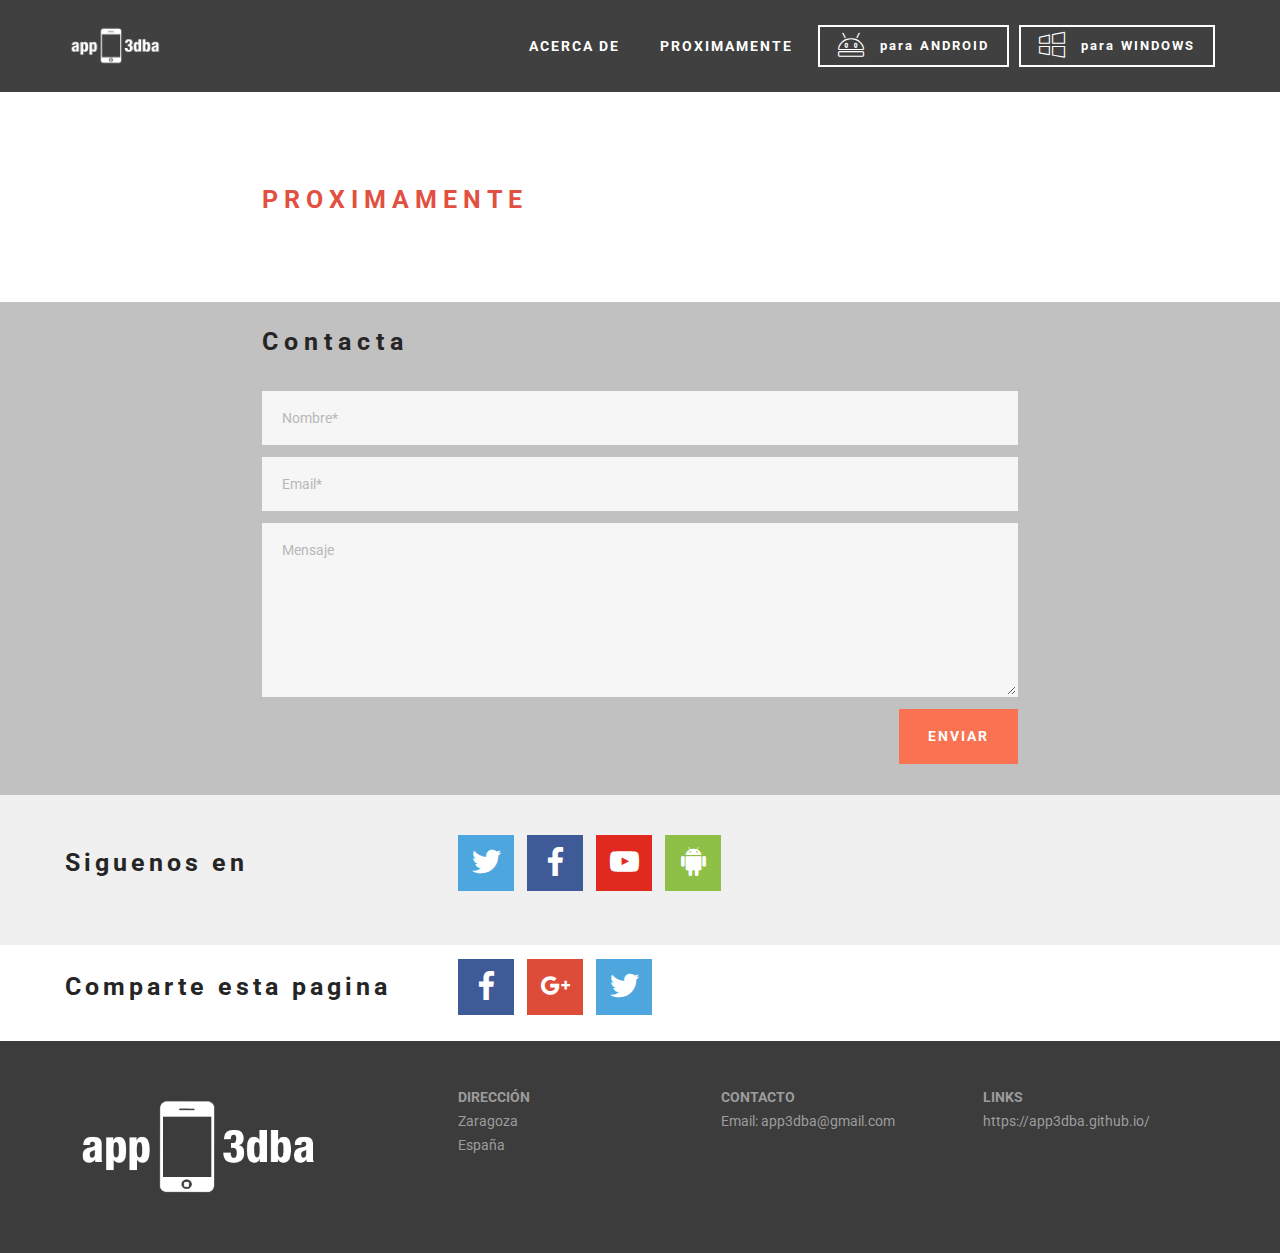
<file: page7.html>
<!DOCTYPE html>
<html>
<head>
  <!-- Site made with Mobirise Website Builder v4.3.2, https://mobirise.com -->
  <meta charset="UTF-8">
  <meta http-equiv="X-UA-Compatible" content="IE=edge">
  <meta name="generator" content="Mobirise v4.3.2, mobirise.com">
  <meta name="viewport" content="width=device-width, initial-scale=1">
  <link rel="shortcut icon" href="assets/images/logo4-420x176.png" type="image/x-icon">
  <meta name="description" content="">
  <title>Convenios_Windows</title>
  <link rel="stylesheet" href="assets/web/assets/mobirise-icons/mobirise-icons.css">
  <link rel="stylesheet" href="https://fonts.googleapis.com/css?family=Roboto:700,400&subset=cyrillic,latin,greek,vietnamese">
  <link rel="stylesheet" href="assets/soundcloud-plugin/style.css">
  <link rel="stylesheet" href="assets/bootstrap/css/bootstrap.min.css">
  <link rel="stylesheet" href="assets/socicon/css/socicon.min.css">
  <link rel="stylesheet" href="https://netdna.bootstrapcdn.com/font-awesome/4.0.3/css/font-awesome.css">
  <link rel="stylesheet" href="assets/social-feed-plugin/jquery.socialfeed.css">
  <link rel="stylesheet" href="assets/social-feed-plugin/style.css">
  <link rel="stylesheet" href="assets/mobirise/css/style.css">
  <link rel="stylesheet" href="assets/dropdown-menu/style.css">
  <link rel="stylesheet" href="assets/mobirise/css/mbr-additional.css" type="text/css">
  
  
  
</head>
<body>

<!-- Google Analytics -->
<script>
  (function(i,s,o,g,r,a,m){i['GoogleAnalyticsObject']=r;i[r]=i[r]||function(){
  (i[r].q=i[r].q||[]).push(arguments)},i[r].l=1*new Date();a=s.createElement(o),
  m=s.getElementsByTagName(o)[0];a.async=1;a.src=g;m.parentNode.insertBefore(a,m)
  })(window,document,'script','https://www.google-analytics.com/analytics.js','ga');

  ga('create', 'UA-103194643-1', 'auto');
  ga('send', 'pageview');

</script>
<!-- /Google Analytics -->


<section id="dropdown-menu-2btn-2n" data-rv-view="148">

    <nav class="navbar navbar-dropdown navbar-fixed-top">

        <div class="container">

            <div class="navbar-brand">
                <a href="index.html" class="navbar-logo"><img src="assets/images/logo4-420x176.png" alt="Mobirise"></a>
                
            </div>

            <button class="navbar-toggler pull-xs-right hidden-md-up" type="button" data-toggle="collapse" data-target="#exCollapsingNavbar">
                <div class="hamburger-icon"></div>
            </button>

            <ul class="nav-dropdown collapse pull-xs-right navbar-toggleable-sm nav navbar-nav" id="exCollapsingNavbar"><li class="nav-item"><a class="nav-link link" href="page4.html" aria-expanded="false">ACERCA DE</a></li><li class="nav-item"><a class="nav-link link" href="page5.html" aria-expanded="false">PROXIMAMENTE</a></li><li class="nav-item nav-btn"><a class="nav-link btn btn-default-outline btn-default" href="page6.html"><span class="mbri-android mbr-iconfont mbr-iconfont-btn"></span>&nbsp;para ANDROID</a></li><li class="nav-item nav-btn"><a class="nav-link btn btn-default-outline btn-default" href="page8.html"><span class="mbri-windows mbr-iconfont mbr-iconfont-btn"></span>&nbsp;para WINDOWS</a></li></ul>

        </div>

    </nav>

</section>

<section class="engine"><a href="https://mobirise.co/f">free bootstrap builder</a></section><section class="mbr-section mbr-after-navbar" id="header3-2x" data-rv-view="131">
    <div class="mbr-section__container container mbr-section__container--isolated">
        <div class="mbr-header mbr-header--wysiwyg row">
            <div class="col-sm-8 col-sm-offset-2">
                <h3 class="mbr-header__text">PROXIMAMENTE</h3>
                
            </div>
        </div>
    </div>
</section>

<section class="mbr-section mbr-section--relative mbr-section--fixed-size" id="form1-2k" data-rv-view="133" style="background-color: rgb(193, 193, 193);">
    
    <div class="mbr-section__container mbr-section__container--std-padding container" style="padding-top: 31px; padding-bottom: 31px;">
        <div class="row">
            <div class="col-sm-12">
                <div class="row">
                    <div class="col-sm-8 col-sm-offset-2" data-form-type="formoid">
                        <div class="mbr-header mbr-header--center mbr-header--std-padding">
                            <h2 class="mbr-header__text">Contacta</h2>
                        </div>
                        <div data-form-alert="true">
                            <div class="hide" data-form-alert-success="true">Gracias por ponerte en contacto, en breve te daremos respuesta.</div>
                        </div>
                        <form action="https://mobirise.com/" method="post" data-form-title="Contacta">
                            <input type="hidden" value="wJjk+eoDUGGZPCxBbkqn0Q+FWeEJkFwnzbD2hy1M4acUIM4M1MKV7T6zlZOPl50eB2uxCJ17AEvhrlgu3+O5DDBtRFBXx+PVKhMJ9XIZMaVr7MV6yh3mVDIlB9pVO+sF" data-form-email="true">
                            <div class="form-group">
                                <input type="text" class="form-control" name="name" required="" placeholder="Nombre*" data-form-field="Name">
                            </div>
                            <div class="form-group">
                                <input type="email" class="form-control" name="email" required="" placeholder="Email*" data-form-field="Email">
                            </div>
                            
                            <div class="form-group">
                                <textarea class="form-control" name="message" rows="7" placeholder="Mensaje" data-form-field="Message"></textarea>
                            </div>
                            <div class="mbr-buttons mbr-buttons--right"><button type="submit" class="mbr-buttons__btn btn btn-lg btn-danger">ENVIAR</button></div>
                        </form>
                    </div>
                </div>
            </div>
        </div>
    </div>
</section>

<section class="mbr-section mbr-section--relative mbr-section--fixed-size" id="social-buttons2-3o" data-rv-view="142" style="background-color: rgb(240, 240, 240);">
    

    <div class="mbr-section__container container">
        <div class="mbr-header mbr-header--inline row" style="padding-top: 40.8px; padding-bottom: 40.8px;">
            <div class="col-sm-4">
                <h3 class="mbr-header__text">Siguenos en</h3>
            </div>
            <div class="mbr-social-icons mbr-social-icons--style-1 col-sm-8"><a class="mbr-social-icons__icon socicon-bg-twitter" title="Twitter" target="_blank" href="https://twitter.com/app3dba"><i class="socicon socicon-twitter"></i></a> <a class="mbr-social-icons__icon socicon-bg-facebook" title="Facebook" target="_blank" href="https://www.facebook.com/App3dba-2017711638461290/"><i class="socicon socicon-facebook"></i></a>  <a class="mbr-social-icons__icon socicon-bg-youtube" title="YouTube" target="_blank" href="https://www.youtube.com/channel/UCa810X2CQYKN09NHc3d9_eg?view_as=subscriber"><i class="socicon socicon-youtube"></i></a>       <a class="mbr-social-icons__icon socicon-bg-android" title="Google Play" target="_blank" href="https://play.google.com/store/apps/developer?id=D.%20Borraz&hl=es"><i class="socicon socicon-android"></i></a></div>
        </div>
    </div>
</section>

<section class="mbr-social-feed loading" id="feed-31" data-facebook="" data-twitter="app3dba" data-google="" data-posts="2" data-youtube="" data-rv-view="144" style="background-color: rgb(255, 255, 255); padding-top: 0px; padding-bottom: 0px;">
    
    <img class="social-feed-container-loading" alt="">
    <div class="social-feed-container">
    </div>
</section>

<section class="mbr-section mbr-section--relative mbr-section--fixed-size" id="social-buttons1-2m" data-rv-view="146" style="background-color: rgb(255, 255, 255);">
    

    <div class="mbr-section__container container">
        <div class="mbr-header mbr-header--inline row" style="padding-top: 13.6px; padding-bottom: 13.6px;">
            <div class="col-sm-4">
                <h3 class="mbr-header__text">Comparte esta pagina</h3>
            </div>
            <div class="mbr-social-icons col-sm-8">
                <div class="mbr-social-likes social-likes_style-1" data-counters="true">
                    <div class="mbr-social-icons__icon social-likes__icon facebook socicon-bg-facebook" title="Share link on Facebook">
                        <i class="socicon socicon-facebook"></i>
                        
                    </div>
                    <div class="mbr-social-icons__icon social-likes__icon plusone socicon-bg-googleplus" title="Share link on Google+">
                        <i class="socicon socicon-googleplus"></i>
                        
                    </div>
                    <div class="mbr-social-icons__icon social-likes__icon twitter socicon-bg-twitter" title="Share link on Twitter">
                        <i class="socicon socicon-twitter"></i>
                    </div>
                </div>
            </div>
        </div>
    </div>
</section>

<section class="mbr-section mbr-section--relative mbr-section--fixed-size" id="contacts1-2o" data-rv-view="150" style="background-color: rgb(60, 60, 60);">
    
    <div class="mbr-section__container container">
        <div class="mbr-contacts mbr-contacts--wysiwyg row" style="padding-top: 45px; padding-bottom: 45px;">
            <div class="col-sm-4">
                <div><img src="assets/images/logo4-265x111.png" class="mbr-contacts__img mbr-contacts__img--left"></div>
            </div>
            <div class="col-sm-8">
                <div class="row">
                    <div class="col-sm-4">
                        <p class="mbr-contacts__text"><strong>DIRECCIÓN</strong><br>Zaragoza<br>España</p>
                    </div>
                    <div class="col-sm-4">
                        <p class="mbr-contacts__text"><strong>CONTACTO</strong><br>
Email: app3dba@gmail.com<br><br><br></p>
                    </div>
                    <div class="col-sm-4"><p class="mbr-contacts__text"><strong>LINKS</strong></p><ul class="mbr-contacts__list"><li>https://app3dba.github.io/</li></ul></div>
                </div>
            </div>
        </div>
    </div>
</section>


  <script src="assets/web/assets/jquery/jquery.min.js"></script>
  <script src="assets/bootstrap/js/bootstrap.min.js"></script>
  <script src="assets/smooth-scroll/smooth-scroll.js"></script>
  <script src="assets/social-likes/social-likes.js"></script>
  <!--[if lte IE 9]>
    <script src="assets/jquery-placeholder/jquery.placeholder.min.js"></script>
  <![endif]-->
  <script src="assets/social-feed-plugin/codebird.min.js"></script>
  <script src="assets/social-feed-plugin/moment.js"></script>
  <script src="assets/social-feed-plugin/en-gb.js"></script>
  <script src="assets/social-feed-plugin/doT.js"></script>
  <script src="assets/social-feed-plugin/jquery.socialfeed.js"></script>
  <script src="assets/social-feed-plugin/main.js"></script>
  <script src="assets/mobirise/js/script.js"></script>
  <script src="assets/dropdown-menu/script.js"></script>
  <script src="assets/formoid/formoid.min.js"></script>
  
  
</body>
</html>
</file>
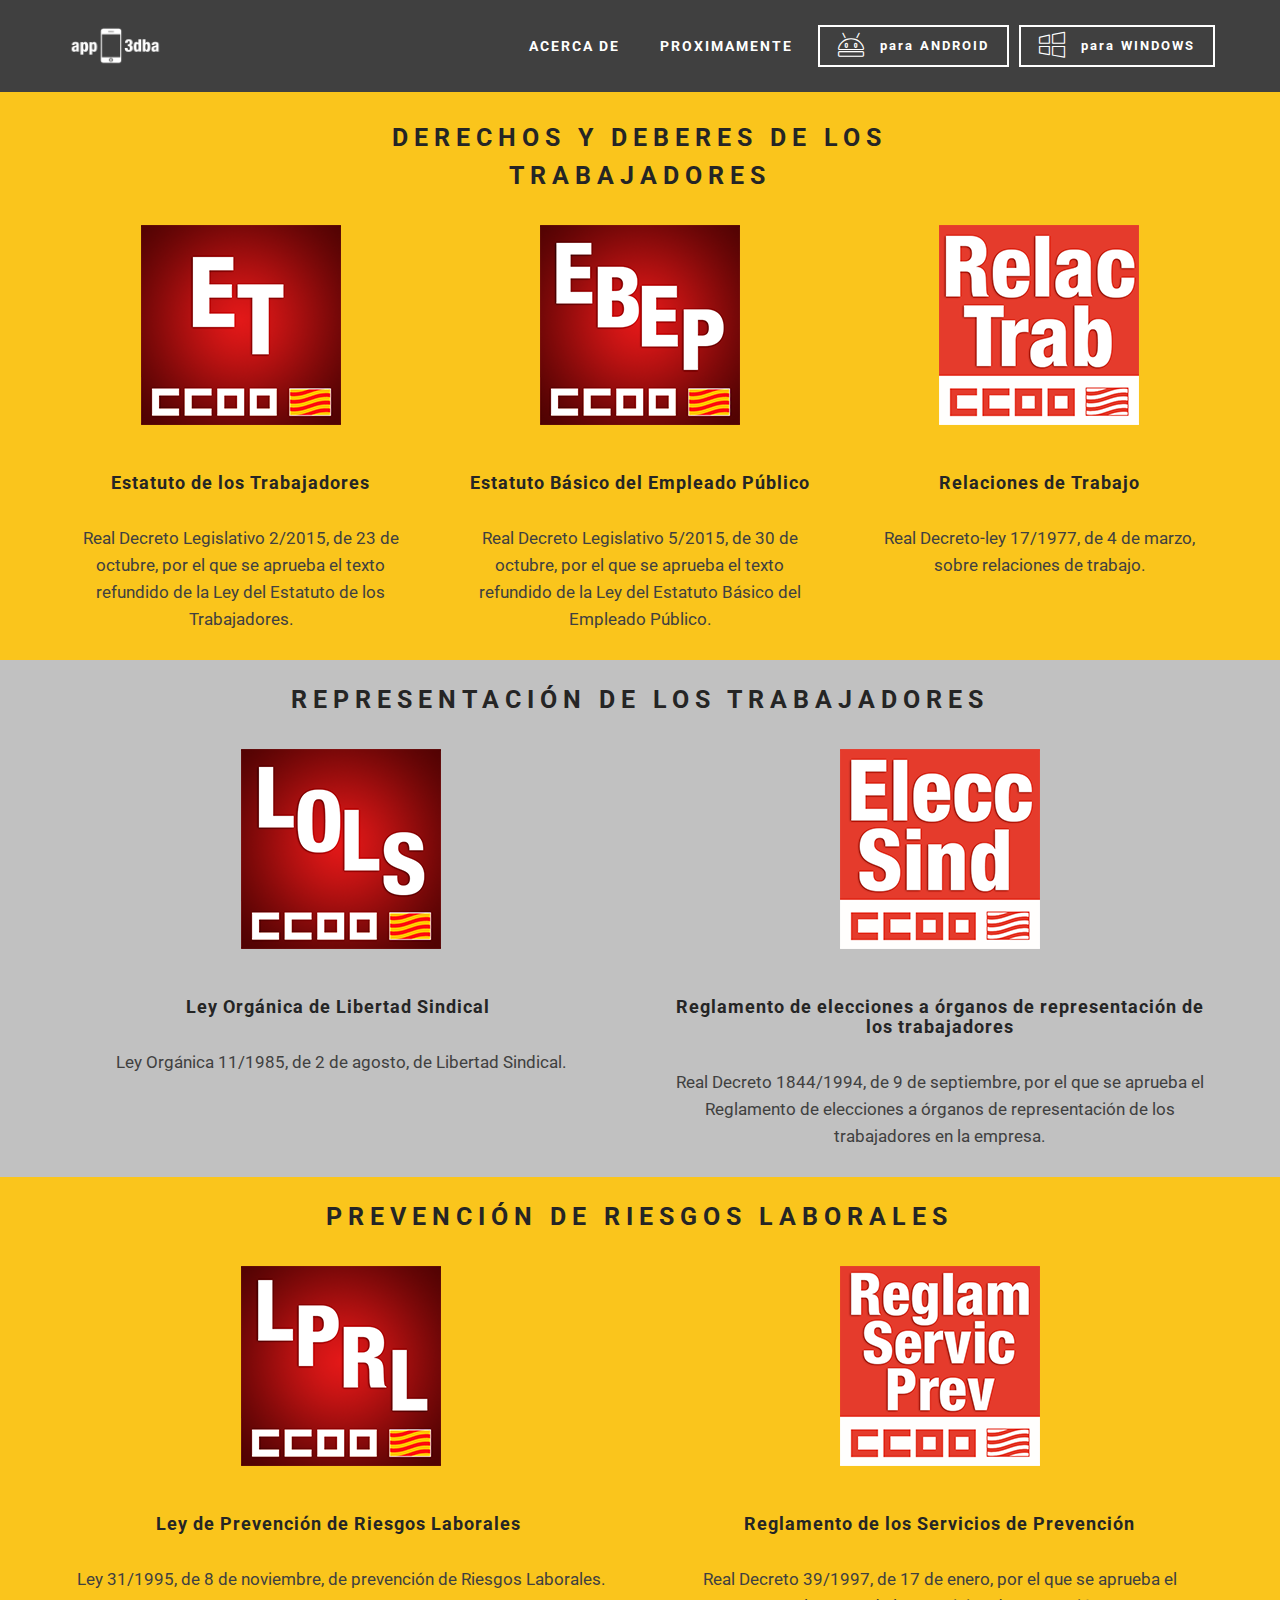
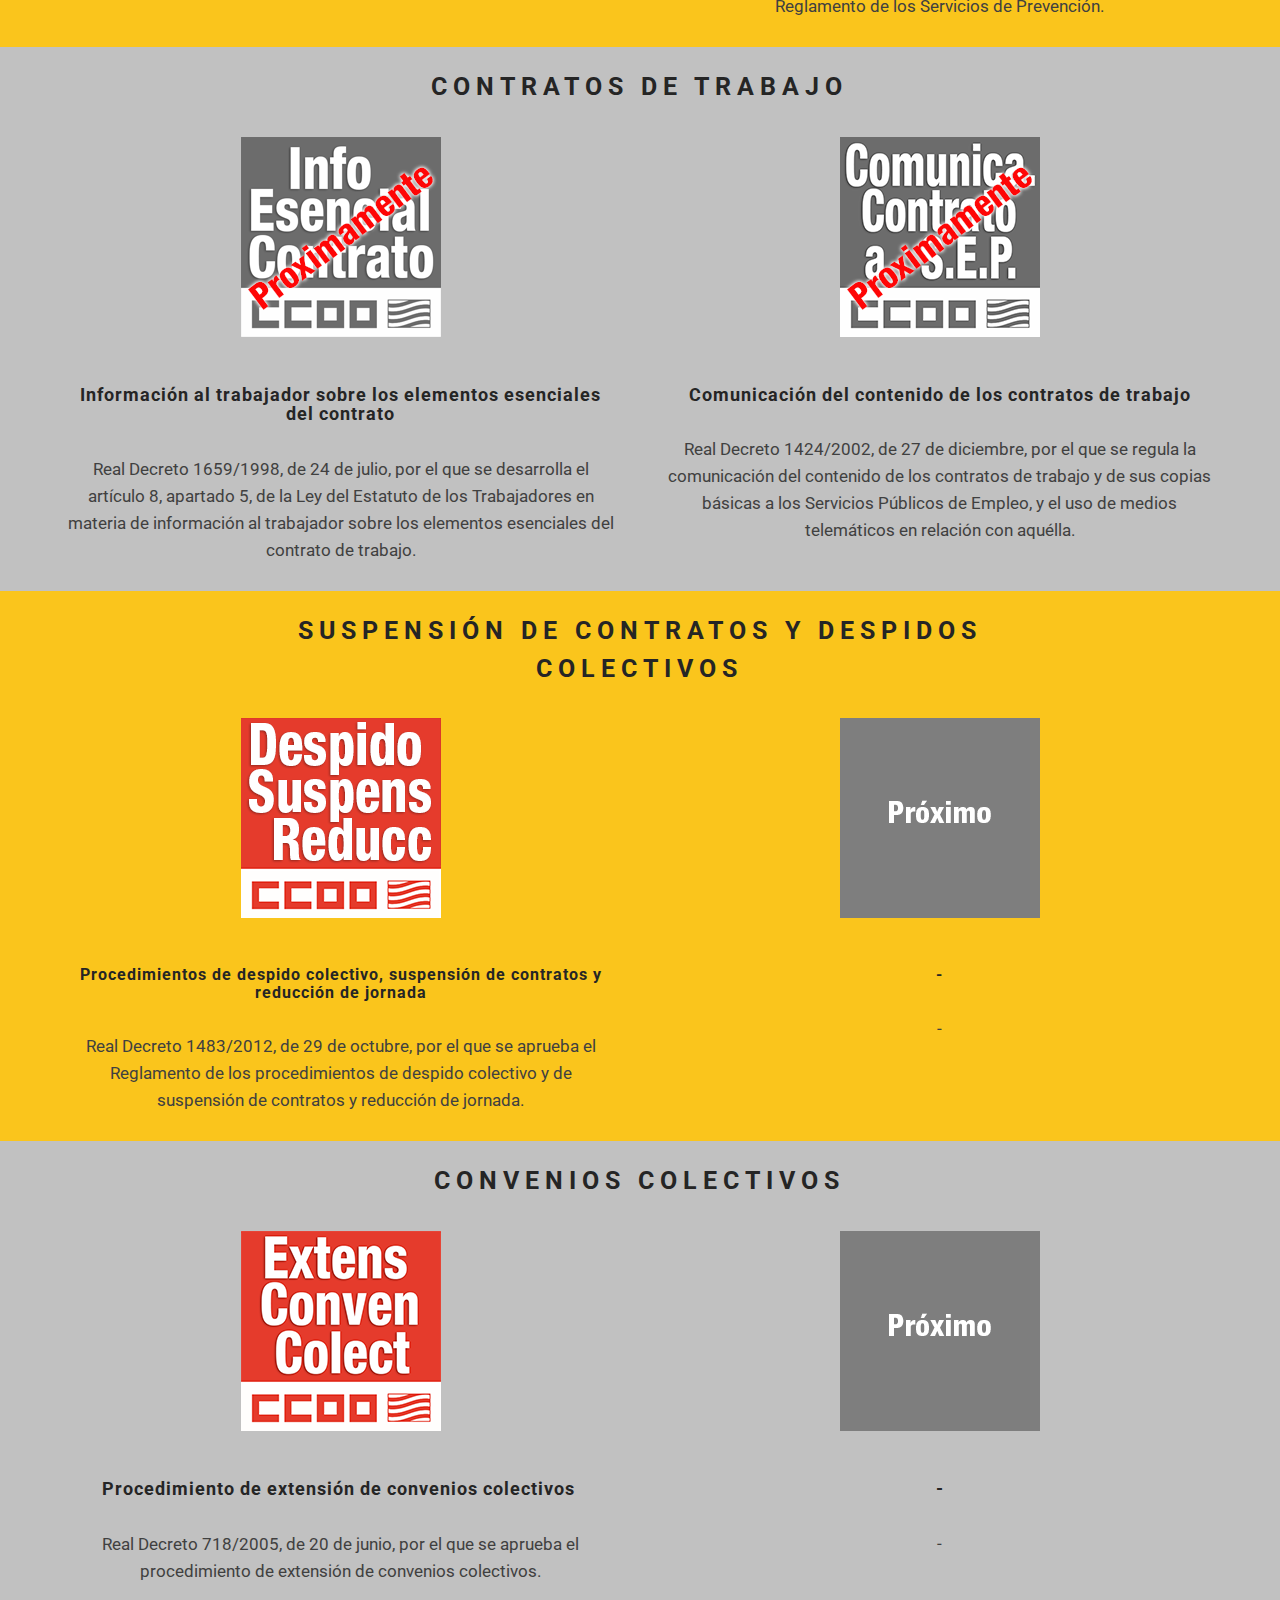
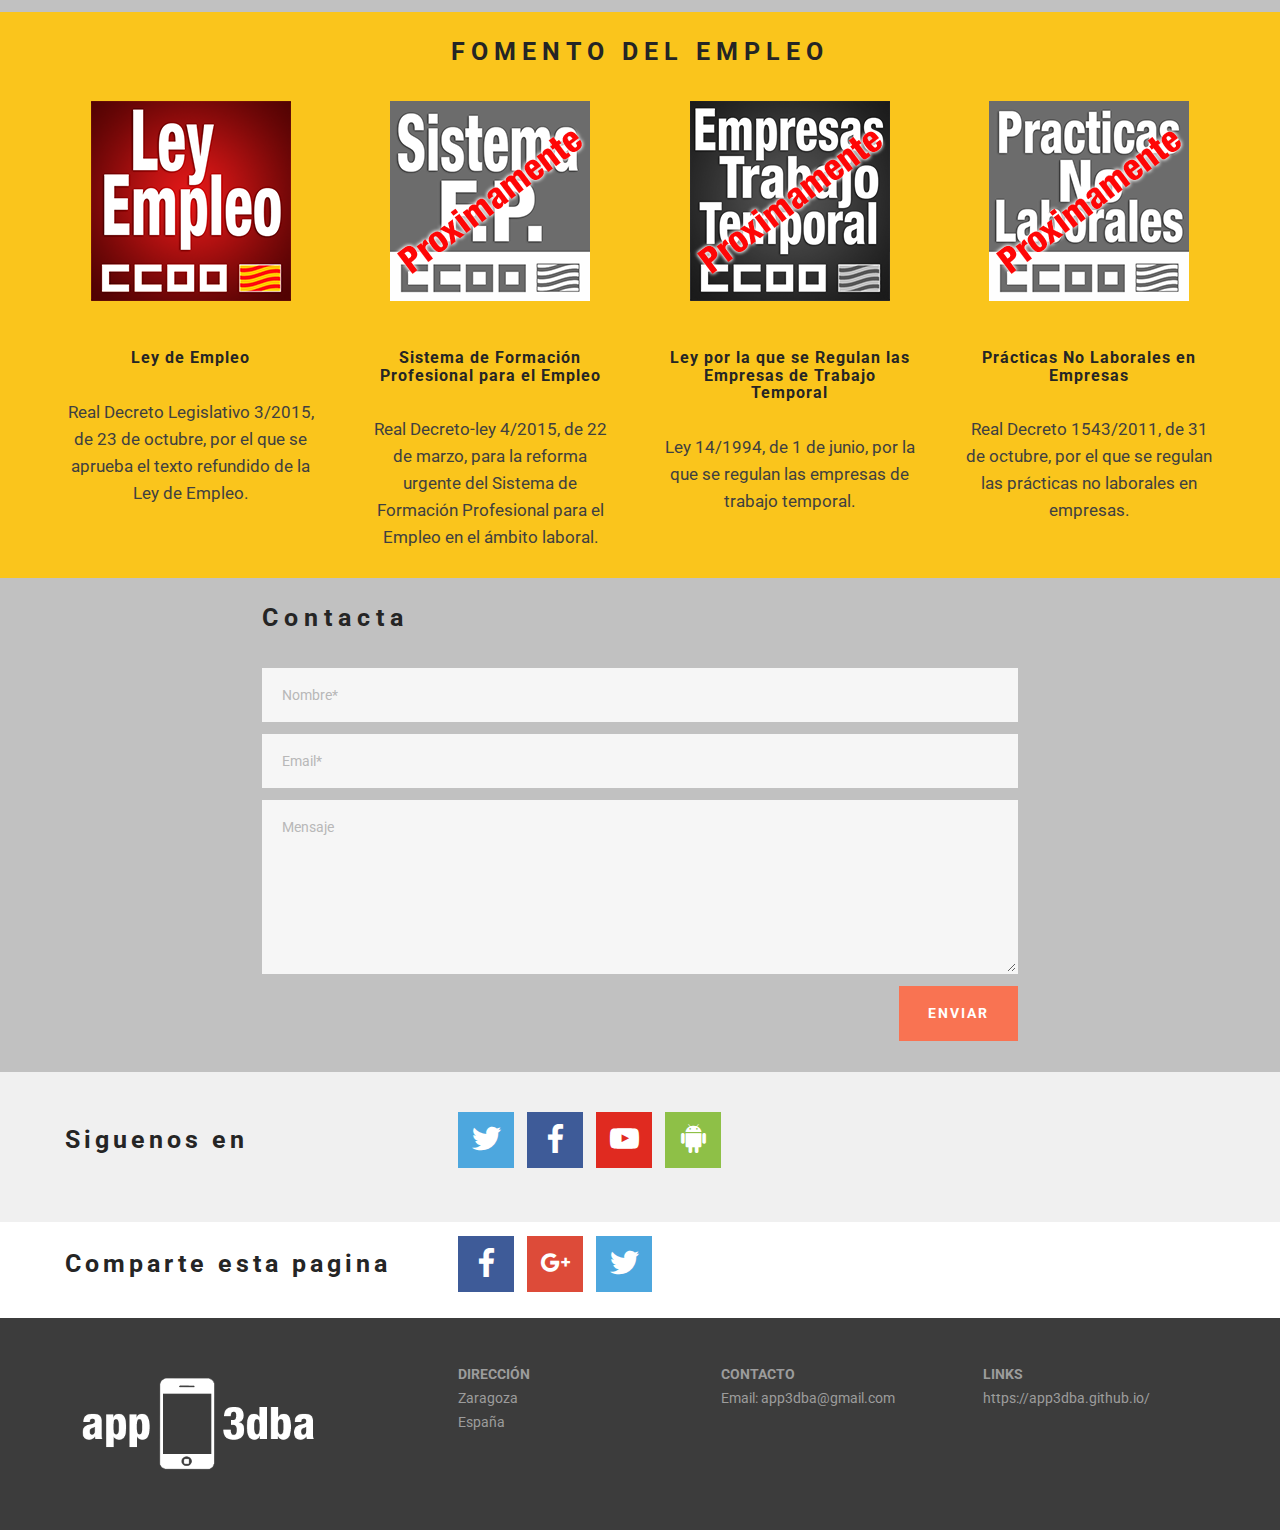
<file: page8.html>
<!DOCTYPE html>
<html>
<head>
  <!-- Site made with Mobirise Website Builder v4.3.2, https://mobirise.com -->
  <meta charset="UTF-8">
  <meta http-equiv="X-UA-Compatible" content="IE=edge">
  <meta name="generator" content="Mobirise v4.3.2, mobirise.com">
  <meta name="viewport" content="width=device-width, initial-scale=1">
  <link rel="shortcut icon" href="assets/images/logo4-420x176.png" type="image/x-icon">
  <meta name="description" content="">
  <title>Leyes_Windows</title>
  <link rel="stylesheet" href="assets/web/assets/mobirise-icons/mobirise-icons.css">
  <link rel="stylesheet" href="https://fonts.googleapis.com/css?family=Roboto:700,400&subset=cyrillic,latin,greek,vietnamese">
  <link rel="stylesheet" href="assets/soundcloud-plugin/style.css">
  <link rel="stylesheet" href="assets/bootstrap/css/bootstrap.min.css">
  <link rel="stylesheet" href="assets/socicon/css/socicon.min.css">
  <link rel="stylesheet" href="https://netdna.bootstrapcdn.com/font-awesome/4.0.3/css/font-awesome.css">
  <link rel="stylesheet" href="assets/social-feed-plugin/jquery.socialfeed.css">
  <link rel="stylesheet" href="assets/social-feed-plugin/style.css">
  <link rel="stylesheet" href="assets/mobirise/css/style.css">
  <link rel="stylesheet" href="assets/dropdown-menu/style.css">
  <link rel="stylesheet" href="assets/mobirise/css/mbr-additional.css" type="text/css">
  
  
  
</head>
<body>

<!-- Google Analytics -->
<script>
  (function(i,s,o,g,r,a,m){i['GoogleAnalyticsObject']=r;i[r]=i[r]||function(){
  (i[r].q=i[r].q||[]).push(arguments)},i[r].l=1*new Date();a=s.createElement(o),
  m=s.getElementsByTagName(o)[0];a.async=1;a.src=g;m.parentNode.insertBefore(a,m)
  })(window,document,'script','https://www.google-analytics.com/analytics.js','ga');

  ga('create', 'UA-103194643-1', 'auto');
  ga('send', 'pageview');

</script>
<!-- /Google Analytics -->


<section id="dropdown-menu-2btn-3g" data-rv-view="188">

    <nav class="navbar navbar-dropdown navbar-fixed-top">

        <div class="container">

            <div class="navbar-brand">
                <a href="index.html" class="navbar-logo"><img src="assets/images/logo4-420x176.png" alt="Mobirise"></a>
                
            </div>

            <button class="navbar-toggler pull-xs-right hidden-md-up" type="button" data-toggle="collapse" data-target="#exCollapsingNavbar">
                <div class="hamburger-icon"></div>
            </button>

            <ul class="nav-dropdown collapse pull-xs-right navbar-toggleable-sm nav navbar-nav" id="exCollapsingNavbar"><li class="nav-item"><a class="nav-link link" href="page4.html" aria-expanded="false">ACERCA DE</a></li><li class="nav-item"><a class="nav-link link" href="page5.html" aria-expanded="false">PROXIMAMENTE</a></li><li class="nav-item nav-btn"><a class="nav-link btn btn-default-outline btn-default" href="page6.html"><span class="mbri-android mbr-iconfont mbr-iconfont-btn"></span>&nbsp;para ANDROID</a></li><li class="nav-item nav-btn"><a class="nav-link btn btn-default-outline btn-default" href="page8.html"><span class="mbri-windows mbr-iconfont mbr-iconfont-btn"></span>&nbsp;para WINDOWS</a></li></ul>

        </div>

    </nav>

</section>

<section class="engine"><a href="https://mobirise.co/o">bootstrap buttons</a></section><section class="mbr-section mbr-section--relative mbr-section--fixed-size mbr-after-navbar" id="features1-36" data-rv-view="152" style="background-color: rgb(250, 197, 28);">
    
    <div class="mbr-section__container mbr-section__container--std-top-padding mbr-section__container--sm-bot-padding mbr-section-title container" style="padding-top: 31px;">
        <div class="mbr-header mbr-header--center mbr-header--wysiwyg row">
            <div class="col-sm-8 col-sm-offset-2">
                <h3 class="mbr-header__text">DERECHOS Y DEBERES DE LOS TRABAJADORES</h3>
                
            </div>
        </div>
    </div>
    <div class="mbr-section__container container">
        <div class="mbr-section__row row">
            <div class="mbr-section__col col-xs-12 col-sm-4">
                <div class="mbr-section__container mbr-section__container--center mbr-section__container--middle">
                    <figure class="mbr-figure"><a href="https://www.microsoft.com/es-es/store/p/ccoo-et/9p2xphm9grl7" target="_blank"><img src="assets/images/et200-200x200.png" class="mbr-figure__img"></a></figure>
                </div>
                <div class="mbr-section__container mbr-section__container--middle">
                    <div class="mbr-header mbr-header--reduce mbr-header--center mbr-header--wysiwyg">
                        <h3 class="mbr-header__text">Estatuto de los Trabajadores</h3>
                    </div>
                </div>
                <div class="mbr-section__container mbr-section__container--last" style="padding-bottom: 31px;">
                    <div class="mbr-article mbr-article--wysiwyg">
                        <p>Real Decreto Legislativo 2/2015, de 23 de octubre, por el que se aprueba el texto refundido de la Ley del Estatuto de los Trabajadores.</p>
                    </div>
                </div>
                
            </div>
            <div class="mbr-section__col col-xs-12 col-sm-4">
                <div class="mbr-section__container mbr-section__container--center mbr-section__container--middle">
                    <figure class="mbr-figure"><a href="https://www.microsoft.com/es-es/store/p/ccoo-ebep/9n3t6vs6fdg8" target="_blank"><img src="assets/images/ebep200-200x200.png" class="mbr-figure__img"></a></figure>
                </div>
                <div class="mbr-section__container mbr-section__container--middle">
                    <div class="mbr-header mbr-header--reduce mbr-header--center mbr-header--wysiwyg">
                        <h3 class="mbr-header__text">Estatuto Básico del Empleado Público</h3>
                    </div>
                </div>
                <div class="mbr-section__container mbr-section__container--last" style="padding-bottom: 31px;">
                    <div class="mbr-article mbr-article--wysiwyg">
                        <p>Real Decreto Legislativo 5/2015, de 30 de octubre, por el que se aprueba el texto refundido de la Ley del Estatuto Básico del Empleado Público.</p>
                    </div>
                </div>
                
            </div>
            
            <div class="mbr-section__col col-xs-12 col-sm-4">
                <div class="mbr-section__container mbr-section__container--center mbr-section__container--middle">
                    <figure class="mbr-figure"><a href="https://www.microsoft.com/es-es/store/p/ccoo-huelga-y-conflicto-colectivo/9n4xgvt5wn59" target="_blank"><img src="assets/images/reltrab200-200x200.png" class="mbr-figure__img"></a></figure>
                </div>
                <div class="mbr-section__container mbr-section__container--middle">
                    <div class="mbr-header mbr-header--reduce mbr-header--center mbr-header--wysiwyg">
                        <h3 class="mbr-header__text">Relaciones de Trabajo</h3>
                    </div>
                </div>
                <div class="mbr-section__container mbr-section__container--last" style="padding-bottom: 31px;">
                    <div class="mbr-article mbr-article--wysiwyg">
                        <p>Real Decreto-ley 17/1977, de 4 de marzo, sobre relaciones de trabajo.</p>
                    </div>
                </div>
                
            </div>
            
            
            
            
            
        </div>
    </div>
</section>

<section class="mbr-section mbr-section--relative mbr-section--fixed-size" id="features1-37" data-rv-view="155" style="background-color: rgb(193, 193, 193);">
    
    <div class="mbr-section__container mbr-section__container--std-top-padding mbr-section__container--sm-bot-padding mbr-section-title container" style="padding-top: 31px;">
        <div class="mbr-header mbr-header--center mbr-header--wysiwyg row">
            <div class="col-sm-8 col-sm-offset-2">
                <h3 class="mbr-header__text">REPRESENTACIÓN DE LOS TRABAJADORES</h3>
                
            </div>
        </div>
    </div>
    <div class="mbr-section__container container">
        <div class="mbr-section__row row">
            <div class="mbr-section__col col-xs-12 col-sm-6">
                <div class="mbr-section__container mbr-section__container--center mbr-section__container--middle">
                    <figure class="mbr-figure"><a href="https://www.microsoft.com/es-es/store/p/ccoo-lols/9nv87kjktslb" target="_blank"><img src="assets/images/lols200-1-200x200.png" class="mbr-figure__img"></a></figure>
                </div>
                <div class="mbr-section__container mbr-section__container--middle">
                    <div class="mbr-header mbr-header--reduce mbr-header--center mbr-header--wysiwyg">
                        <h3 class="mbr-header__text">Ley Orgánica de Libertad Sindical&nbsp;</h3>
                    </div>
                </div>
                <div class="mbr-section__container mbr-section__container--last" style="padding-bottom: 31px;">
                    <div class="mbr-article mbr-article--wysiwyg">
                        <p>Ley Orgánica 11/1985, de 2 de agosto, de Libertad Sindical.</p>
                    </div>
                </div>
                
            </div>
            <div class="mbr-section__col col-xs-12 col-sm-6">
                <div class="mbr-section__container mbr-section__container--center mbr-section__container--middle">
                    <figure class="mbr-figure"><a href="https://www.microsoft.com/es-es/store/p/ccoo-elecciones-sindicales/9n3ngrkkt7l1" target="_blank"><img src="assets/images/elecsind200-200x200.png" class="mbr-figure__img"></a></figure>
                </div>
                <div class="mbr-section__container mbr-section__container--middle">
                    <div class="mbr-header mbr-header--reduce mbr-header--center mbr-header--wysiwyg">
                        <h3 class="mbr-header__text">Reglamento de elecciones a órganos de representación de los trabajadores</h3>
                    </div>
                </div>
                <div class="mbr-section__container mbr-section__container--last" style="padding-bottom: 31px;">
                    <div class="mbr-article mbr-article--wysiwyg">
                        <p>Real Decreto 1844/1994, de 9 de septiembre, por el que se aprueba el Reglamento de elecciones a órganos de representación de los trabajadores en la empresa.</p>
                    </div>
                </div>
                
            </div>
            
            
            
            
            
            
            
        </div>
    </div>
</section>

<section class="mbr-section mbr-section--relative mbr-section--fixed-size" id="features1-38" data-rv-view="158" style="background-color: rgb(250, 197, 28);">
    
    <div class="mbr-section__container mbr-section__container--std-top-padding mbr-section__container--sm-bot-padding mbr-section-title container" style="padding-top: 31px;">
        <div class="mbr-header mbr-header--center mbr-header--wysiwyg row">
            <div class="col-sm-8 col-sm-offset-2">
                <h3 class="mbr-header__text">PREVENCIÓN DE RIESGOS LABORALES</h3>
                
            </div>
        </div>
    </div>
    <div class="mbr-section__container container">
        <div class="mbr-section__row row">
            <div class="mbr-section__col col-xs-12 col-sm-6">
                <div class="mbr-section__container mbr-section__container--center mbr-section__container--middle">
                    <figure class="mbr-figure"><a href="https://www.microsoft.com/es-es/store/p/ccoo-lprl/9n6xjqblwd46" target="_blank"><img src="assets/images/lprl200-200x200.png" class="mbr-figure__img"></a></figure>
                </div>
                <div class="mbr-section__container mbr-section__container--middle">
                    <div class="mbr-header mbr-header--reduce mbr-header--center mbr-header--wysiwyg">
                        <h3 class="mbr-header__text">Ley de Prevención de Riesgos Laborales&nbsp;</h3>
                    </div>
                </div>
                <div class="mbr-section__container mbr-section__container--last" style="padding-bottom: 31px;">
                    <div class="mbr-article mbr-article--wysiwyg">
                        <p>Ley 31/1995, de 8 de noviembre, de prevención de Riesgos Laborales.</p>
                    </div>
                </div>
                
            </div>
            <div class="mbr-section__col col-xs-12 col-sm-6">
                <div class="mbr-section__container mbr-section__container--center mbr-section__container--middle">
                    <figure class="mbr-figure"><a href="https://www.microsoft.com/es-es/store/p/ccoo-reglamento-de-los-servicios-de-prevencion/9nqj81p06kn7" target="_blank"><img src="assets/images/reglservprev200-200x200.png" class="mbr-figure__img"></a></figure>
                </div>
                <div class="mbr-section__container mbr-section__container--middle">
                    <div class="mbr-header mbr-header--reduce mbr-header--center mbr-header--wysiwyg">
                        <h3 class="mbr-header__text">Reglamento de los Servicios de Prevención</h3>
                    </div>
                </div>
                <div class="mbr-section__container mbr-section__container--last" style="padding-bottom: 31px;">
                    <div class="mbr-article mbr-article--wysiwyg">
                        <p>Real Decreto 39/1997, de 17 de enero, por el que se aprueba el Reglamento de los Servicios de Prevención.</p>
                    </div>
                </div>
                
            </div>
            
            
            
            
            
            
            
        </div>
    </div>
</section>

<section class="mbr-section mbr-section--relative mbr-section--fixed-size" id="features1-3s" data-rv-view="161" style="background-color: rgb(193, 193, 193);">
    
    <div class="mbr-section__container mbr-section__container--std-top-padding mbr-section__container--sm-bot-padding mbr-section-title container" style="padding-top: 31px;">
        <div class="mbr-header mbr-header--center mbr-header--wysiwyg row">
            <div class="col-sm-8 col-sm-offset-2">
                <h3 class="mbr-header__text">CONTRATOS DE TRABAJO</h3>
                
            </div>
        </div>
    </div>
    <div class="mbr-section__container container">
        <div class="mbr-section__row row">
            <div class="mbr-section__col col-xs-12 col-sm-6">
                <div class="mbr-section__container mbr-section__container--center mbr-section__container--middle">
                    <figure class="mbr-figure"><img src="assets/images/infoesencont200proxim-200x200.png" class="mbr-figure__img"></figure>
                </div>
                <div class="mbr-section__container mbr-section__container--middle">
                    <div class="mbr-header mbr-header--reduce mbr-header--center mbr-header--wysiwyg">
                        <h3 class="mbr-header__text">Información al trabajador sobre los elementos esenciales del contrato</h3>
                    </div>
                </div>
                <div class="mbr-section__container mbr-section__container--last" style="padding-bottom: 31px;">
                    <div class="mbr-article mbr-article--wysiwyg">
                        <p>Real Decreto 1659/1998, de 24 de julio, por el que se desarrolla el artículo 8, apartado 5, de la Ley del Estatuto de los Trabajadores en materia de información al trabajador sobre los elementos esenciales del contrato de trabajo.</p>
                    </div>
                </div>
                
            </div>
            <div class="mbr-section__col col-xs-12 col-sm-6">
                <div class="mbr-section__container mbr-section__container--center mbr-section__container--middle">
                    <figure class="mbr-figure"><img src="assets/images/comucontsep200proxim-200x200.png" class="mbr-figure__img"></figure>
                </div>
                <div class="mbr-section__container mbr-section__container--middle">
                    <div class="mbr-header mbr-header--reduce mbr-header--center mbr-header--wysiwyg">
                        <h3 class="mbr-header__text">Comunicación del contenido de los contratos de trabajo</h3>
                    </div>
                </div>
                <div class="mbr-section__container mbr-section__container--last" style="padding-bottom: 31px;">
                    <div class="mbr-article mbr-article--wysiwyg">
                        <p>Real Decreto 1424/2002, de 27 de diciembre, por el que se regula la comunicación del contenido de los contratos de trabajo y de sus copias básicas a los Servicios Públicos de Empleo, y el uso de medios telemáticos en relación con aquélla.</p>
                    </div>
                </div>
                
            </div>
            
            
            
            
            
            
            
        </div>
    </div>
</section>

<section class="mbr-section mbr-section--relative mbr-section--fixed-size" id="features1-39" data-rv-view="164" style="background-color: rgb(250, 197, 28);">
    
    <div class="mbr-section__container mbr-section__container--std-top-padding mbr-section__container--sm-bot-padding mbr-section-title container" style="padding-top: 31px;">
        <div class="mbr-header mbr-header--center mbr-header--wysiwyg row">
            <div class="col-sm-8 col-sm-offset-2">
                <h3 class="mbr-header__text">SUSPENSIÓN DE CONTRATOS Y DESPIDOS COLECTIVOS</h3>
                
            </div>
        </div>
    </div>
    <div class="mbr-section__container container">
        <div class="mbr-section__row row">
            <div class="mbr-section__col col-xs-12 col-sm-6">
                <div class="mbr-section__container mbr-section__container--center mbr-section__container--middle">
                    <figure class="mbr-figure"><a href="https://www.microsoft.com/es-es/store/p/ccoo-despido-suspension-y-reduccion/9nvw22wv4lmk" target="_blank"><img src="assets/images/desp-susp-red200-200x200.png" class="mbr-figure__img"></a></figure>
                </div>
                <div class="mbr-section__container mbr-section__container--middle">
                    <div class="mbr-header mbr-header--reduce mbr-header--center mbr-header--wysiwyg">
                        <h3 class="mbr-header__text">Procedimientos de despido colectivo, suspensión de contratos y reducción de jornada</h3>
                    </div>
                </div>
                <div class="mbr-section__container mbr-section__container--last" style="padding-bottom: 31px;">
                    <div class="mbr-article mbr-article--wysiwyg">
                        <p>Real Decreto 1483/2012, de 29 de octubre, por el que se aprueba el Reglamento de los procedimientos de despido colectivo y de suspensión de contratos y reducción de jornada.</p>
                    </div>
                </div>
                
            </div>
            <div class="mbr-section__col col-xs-12 col-sm-6">
                <div class="mbr-section__container mbr-section__container--center mbr-section__container--middle">
                    <figure class="mbr-figure"><img src="assets/images/none200-200x200.png" class="mbr-figure__img"></figure>
                </div>
                <div class="mbr-section__container mbr-section__container--middle">
                    <div class="mbr-header mbr-header--reduce mbr-header--center mbr-header--wysiwyg">
                        <h3 class="mbr-header__text">-</h3>
                    </div>
                </div>
                <div class="mbr-section__container mbr-section__container--last" style="padding-bottom: 31px;">
                    <div class="mbr-article mbr-article--wysiwyg">
                        <p>-</p>
                    </div>
                </div>
                
            </div>
            
            
            
            
            
            
            
        </div>
    </div>
</section>

<section class="mbr-section mbr-section--relative mbr-section--fixed-size" id="features1-3b" data-rv-view="167" style="background-color: rgb(193, 193, 193);">
    
    <div class="mbr-section__container mbr-section__container--std-top-padding mbr-section__container--sm-bot-padding mbr-section-title container" style="padding-top: 31px;">
        <div class="mbr-header mbr-header--center mbr-header--wysiwyg row">
            <div class="col-sm-8 col-sm-offset-2">
                <h3 class="mbr-header__text">CONVENIOS COLECTIVOS</h3>
                
            </div>
        </div>
    </div>
    <div class="mbr-section__container container">
        <div class="mbr-section__row row">
            <div class="mbr-section__col col-xs-12 col-sm-6">
                <div class="mbr-section__container mbr-section__container--center mbr-section__container--middle">
                    <figure class="mbr-figure"><a href="https://www.microsoft.com/es-es/store/p/ccoo-extension-convenios-colectivos/9nftzsd625g8" target="_blank"><img src="assets/images/ext-conv-colect200-1-200x200.png" class="mbr-figure__img"></a></figure>
                </div>
                <div class="mbr-section__container mbr-section__container--middle">
                    <div class="mbr-header mbr-header--reduce mbr-header--center mbr-header--wysiwyg">
                        <h3 class="mbr-header__text">Procedimiento de extensión de convenios colectivos&nbsp;</h3>
                    </div>
                </div>
                <div class="mbr-section__container mbr-section__container--last" style="padding-bottom: 31px;">
                    <div class="mbr-article mbr-article--wysiwyg">
                        <p>Real Decreto 718/2005, de 20 de junio, por el que se aprueba el procedimiento de extensión de convenios colectivos.</p>
                    </div>
                </div>
                
            </div>
            <div class="mbr-section__col col-xs-12 col-sm-6">
                <div class="mbr-section__container mbr-section__container--center mbr-section__container--middle">
                    <figure class="mbr-figure"><img src="assets/images/none200-200x200.png" class="mbr-figure__img"></figure>
                </div>
                <div class="mbr-section__container mbr-section__container--middle">
                    <div class="mbr-header mbr-header--reduce mbr-header--center mbr-header--wysiwyg">
                        <h3 class="mbr-header__text">-</h3>
                    </div>
                </div>
                <div class="mbr-section__container mbr-section__container--last" style="padding-bottom: 31px;">
                    <div class="mbr-article mbr-article--wysiwyg">
                        <p>-</p>
                    </div>
                </div>
                
            </div>
            
            
            
            
            
            
            
        </div>
    </div>
</section>

<section class="mbr-section mbr-section--relative mbr-section--fixed-size" id="features1-3a" data-rv-view="170" style="background-color: rgb(250, 197, 28);">
    
    <div class="mbr-section__container mbr-section__container--std-top-padding mbr-section__container--sm-bot-padding mbr-section-title container" style="padding-top: 31px;">
        <div class="mbr-header mbr-header--center mbr-header--wysiwyg row">
            <div class="col-sm-8 col-sm-offset-2">
                <h3 class="mbr-header__text">FOMENTO DEL EMPLEO</h3>
                
            </div>
        </div>
    </div>
    <div class="mbr-section__container container">
        <div class="mbr-section__row row">
            <div class="mbr-section__col col-xs-12 col-md-3 col-sm-6">
                <div class="mbr-section__container mbr-section__container--center mbr-section__container--middle">
                    <figure class="mbr-figure"><a href="https://www.microsoft.com/es-es/store/p/ccoo-ley-empleo/9nv29prkrbcx" target="_blank"><img src="assets/images/empleo200-200x200.png" class="mbr-figure__img"></a></figure>
                </div>
                <div class="mbr-section__container mbr-section__container--middle">
                    <div class="mbr-header mbr-header--reduce mbr-header--center mbr-header--wysiwyg">
                        <h3 class="mbr-header__text">Ley de Empleo</h3>
                    </div>
                </div>
                <div class="mbr-section__container mbr-section__container--last" style="padding-bottom: 31px;">
                    <div class="mbr-article mbr-article--wysiwyg">
                        <p>Real Decreto Legislativo 3/2015, de 23 de octubre, por el que se aprueba el texto refundido de la Ley de Empleo.</p>
                    </div>
                </div>
                
            </div>
            <div class="mbr-section__col col-xs-12 col-md-3 col-sm-6">
                <div class="mbr-section__container mbr-section__container--center mbr-section__container--middle">
                    <figure class="mbr-figure"><img src="assets/images/sistfp200proxim-200x200.png" class="mbr-figure__img"></figure>
                </div>
                <div class="mbr-section__container mbr-section__container--middle">
                    <div class="mbr-header mbr-header--reduce mbr-header--center mbr-header--wysiwyg">
                        <h3 class="mbr-header__text">Sistema de Formación Profesional para el Empleo</h3>
                    </div>
                </div>
                <div class="mbr-section__container mbr-section__container--last" style="padding-bottom: 31px;">
                    <div class="mbr-article mbr-article--wysiwyg">
                        <p>Real Decreto-ley 4/2015, de 22 de marzo, para la reforma urgente del Sistema de Formación Profesional para el Empleo en el ámbito laboral.</p>
                    </div>
                </div>
                
            </div>
            <div class="clearfix visible-sm-block"></div>
            <div class="mbr-section__col col-xs-12 col-md-3 col-sm-6">
                <div class="mbr-section__container mbr-section__container--center mbr-section__container--middle">
                    <figure class="mbr-figure"><img src="assets/images/emprtrabtemp200proxim-200x200.png" class="mbr-figure__img"></figure>
                </div>
                <div class="mbr-section__container mbr-section__container--middle">
                    <div class="mbr-header mbr-header--reduce mbr-header--center mbr-header--wysiwyg">
                        <h3 class="mbr-header__text">Ley por la que se Regulan las Empresas de Trabajo Temporal</h3>
                    </div>
                </div>
                <div class="mbr-section__container mbr-section__container--last" style="padding-bottom: 31px;">
                    <div class="mbr-article mbr-article--wysiwyg">
                        <p>Ley 14/1994, de 1 de junio, por la que se regulan las empresas de trabajo temporal.</p>
                    </div>
                </div>
                
            </div>
            
            <div class="mbr-section__col col-xs-12 col-md-3 col-sm-6">
                <div class="mbr-section__container mbr-section__container--center mbr-section__container--middle">
                    <figure class="mbr-figure"><img src="assets/images/pracnolabo200proxim-200x200.png" class="mbr-figure__img"></figure>
                </div>
                <div class="mbr-section__container mbr-section__container--middle">
                    <div class="mbr-header mbr-header--reduce mbr-header--center mbr-header--wysiwyg">
                        <h3 class="mbr-header__text">Prácticas No Laborales en Empresas</h3>
                    </div>
                </div>
                <div class="mbr-section__container mbr-section__container--last" style="padding-bottom: 31px;">
                    <div class="mbr-article mbr-article--wysiwyg">
                        <p>Real Decreto 1543/2011, de 31 de octubre, por el que se regulan las prácticas no laborales en empresas.</p>
                    </div>
                </div>
                
            </div>
            
            
            
        </div>
    </div>
</section>

<section class="mbr-section mbr-section--relative mbr-section--fixed-size" id="form1-3c" data-rv-view="173" style="background-color: rgb(193, 193, 193);">
    
    <div class="mbr-section__container mbr-section__container--std-padding container" style="padding-top: 31px; padding-bottom: 31px;">
        <div class="row">
            <div class="col-sm-12">
                <div class="row">
                    <div class="col-sm-8 col-sm-offset-2" data-form-type="formoid">
                        <div class="mbr-header mbr-header--center mbr-header--std-padding">
                            <h2 class="mbr-header__text">Contacta</h2>
                        </div>
                        <div data-form-alert="true">
                            <div class="hide" data-form-alert-success="true">Gracias por ponerte en contacto, en breve te daremos respuesta.</div>
                        </div>
                        <form action="https://mobirise.com/" method="post" data-form-title="Contacta">
                            <input type="hidden" value="Oz6Yy/JmNcUx9utnLd3vsh0qyUOLi1ACDMGGG8LBPLIJN9wGfAj3gz8XVaqJ5YbdS2OGHpRodi6T/qK4r7NnU9OYtRuvtGTty1TVALHIIIDV0itNNf6xHJdfjWEpYgI5" data-form-email="true">
                            <div class="form-group">
                                <input type="text" class="form-control" name="name" required="" placeholder="Nombre*" data-form-field="Name">
                            </div>
                            <div class="form-group">
                                <input type="email" class="form-control" name="email" required="" placeholder="Email*" data-form-field="Email">
                            </div>
                            
                            <div class="form-group">
                                <textarea class="form-control" name="message" rows="7" placeholder="Mensaje" data-form-field="Message"></textarea>
                            </div>
                            <div class="mbr-buttons mbr-buttons--right"><button type="submit" class="mbr-buttons__btn btn btn-lg btn-danger">ENVIAR</button></div>
                        </form>
                    </div>
                </div>
            </div>
        </div>
    </div>
</section>

<section class="mbr-section mbr-section--relative mbr-section--fixed-size" id="social-buttons2-3m" data-rv-view="182" style="background-color: rgb(240, 240, 240);">
    

    <div class="mbr-section__container container">
        <div class="mbr-header mbr-header--inline row" style="padding-top: 40.8px; padding-bottom: 40.8px;">
            <div class="col-sm-4">
                <h3 class="mbr-header__text">Siguenos en</h3>
            </div>
            <div class="mbr-social-icons mbr-social-icons--style-1 col-sm-8"><a class="mbr-social-icons__icon socicon-bg-twitter" title="Twitter" target="_blank" href="https://twitter.com/app3dba"><i class="socicon socicon-twitter"></i></a> <a class="mbr-social-icons__icon socicon-bg-facebook" title="Facebook" target="_blank" href="https://www.facebook.com/App3dba-2017711638461290/"><i class="socicon socicon-facebook"></i></a>  <a class="mbr-social-icons__icon socicon-bg-youtube" title="YouTube" target="_blank" href="https://www.youtube.com/channel/UCa810X2CQYKN09NHc3d9_eg?view_as=subscriber"><i class="socicon socicon-youtube"></i></a>       <a class="mbr-social-icons__icon socicon-bg-android" title="Google Play" target="_blank" href="https://play.google.com/store/apps/developer?id=D.%20Borraz&hl=es"><i class="socicon socicon-android"></i></a></div>
        </div>
    </div>
</section>

<section class="mbr-social-feed loading" id="feed-3e" data-facebook="" data-twitter="app3dba" data-google="" data-posts="2" data-youtube="" data-rv-view="184" style="background-color: rgb(255, 255, 255); padding-top: 0px; padding-bottom: 0px;">
    
    <img class="social-feed-container-loading" alt="">
    <div class="social-feed-container">
    </div>
</section>

<section class="mbr-section mbr-section--relative mbr-section--fixed-size" id="social-buttons1-3f" data-rv-view="186" style="background-color: rgb(255, 255, 255);">
    

    <div class="mbr-section__container container">
        <div class="mbr-header mbr-header--inline row" style="padding-top: 13.6px; padding-bottom: 13.6px;">
            <div class="col-sm-4">
                <h3 class="mbr-header__text">Comparte esta pagina</h3>
            </div>
            <div class="mbr-social-icons col-sm-8">
                <div class="mbr-social-likes social-likes_style-1" data-counters="true">
                    <div class="mbr-social-icons__icon social-likes__icon facebook socicon-bg-facebook" title="Share link on Facebook">
                        <i class="socicon socicon-facebook"></i>
                        
                    </div>
                    <div class="mbr-social-icons__icon social-likes__icon plusone socicon-bg-googleplus" title="Share link on Google+">
                        <i class="socicon socicon-googleplus"></i>
                        
                    </div>
                    <div class="mbr-social-icons__icon social-likes__icon twitter socicon-bg-twitter" title="Share link on Twitter">
                        <i class="socicon socicon-twitter"></i>
                    </div>
                </div>
            </div>
        </div>
    </div>
</section>

<section class="mbr-section mbr-section--relative mbr-section--fixed-size" id="contacts1-3h" data-rv-view="190" style="background-color: rgb(60, 60, 60);">
    
    <div class="mbr-section__container container">
        <div class="mbr-contacts mbr-contacts--wysiwyg row" style="padding-top: 45px; padding-bottom: 45px;">
            <div class="col-sm-4">
                <div><img src="assets/images/logo4-265x111.png" class="mbr-contacts__img mbr-contacts__img--left"></div>
            </div>
            <div class="col-sm-8">
                <div class="row">
                    <div class="col-sm-4">
                        <p class="mbr-contacts__text"><strong>DIRECCIÓN</strong><br>Zaragoza<br>España</p>
                    </div>
                    <div class="col-sm-4">
                        <p class="mbr-contacts__text"><strong>CONTACTO</strong><br>
Email: app3dba@gmail.com<br><br><br></p>
                    </div>
                    <div class="col-sm-4"><p class="mbr-contacts__text"><strong>LINKS</strong></p><ul class="mbr-contacts__list"><li>https://app3dba.github.io/</li></ul></div>
                </div>
            </div>
        </div>
    </div>
</section>


  <script src="assets/web/assets/jquery/jquery.min.js"></script>
  <script src="assets/bootstrap/js/bootstrap.min.js"></script>
  <script src="assets/smooth-scroll/smooth-scroll.js"></script>
  <script src="assets/social-likes/social-likes.js"></script>
  <!--[if lte IE 9]>
    <script src="assets/jquery-placeholder/jquery.placeholder.min.js"></script>
  <![endif]-->
  <script src="assets/social-feed-plugin/codebird.min.js"></script>
  <script src="assets/social-feed-plugin/moment.js"></script>
  <script src="assets/social-feed-plugin/en-gb.js"></script>
  <script src="assets/social-feed-plugin/doT.js"></script>
  <script src="assets/social-feed-plugin/jquery.socialfeed.js"></script>
  <script src="assets/social-feed-plugin/main.js"></script>
  <script src="assets/mobirise/js/script.js"></script>
  <script src="assets/dropdown-menu/script.js"></script>
  <script src="assets/formoid/formoid.min.js"></script>
  
  
</body>
</html>
</file>
<file: assets/web/assets/mobirise-icons/mobirise-icons.css>
@font-face {
  font-family: 'MobiriseIcons';
  src:  url('mobirise-icons.eot?spat4u');
  src:  url('mobirise-icons.eot?spat4u#iefix') format('embedded-opentype'),
    url('mobirise-icons.ttf?spat4u') format('truetype'),
    url('mobirise-icons.woff?spat4u') format('woff'),
    url('mobirise-icons.svg?spat4u#MobiriseIcons') format('svg');
  font-weight: normal;
  font-style: normal;
}

[class^="mbri-"], [class*=" mbri-"] {
  /* use !important to prevent issues with browser extensions that change fonts */
  font-family: MobiriseIcons !important;
  speak: none;
  font-style: normal;
  font-weight: normal;
  font-variant: normal;
  text-transform: none;
  line-height: 1;

  /* Better Font Rendering =========== */
  -webkit-font-smoothing: antialiased;
  -moz-osx-font-smoothing: grayscale;
}

.mbri-add-submenu:before {
  content: "\e900";
}
.mbri-alert:before {
  content: "\e901";
}
.mbri-align-center:before {
  content: "\e902";
}
.mbri-align-justify:before {
  content: "\e903";
}
.mbri-align-left:before {
  content: "\e904";
}
.mbri-align-right:before {
  content: "\e905";
}
.mbri-android:before {
  content: "\e906";
}
.mbri-apple:before {
  content: "\e907";
}
.mbri-arrow-down:before {
  content: "\e908";
}
.mbri-arrow-next:before {
  content: "\e909";
}
.mbri-arrow-prev:before {
  content: "\e90a";
}
.mbri-arrow-up:before {
  content: "\e90b";
}
.mbri-bold:before {
  content: "\e90c";
}
.mbri-bookmark:before {
  content: "\e90d";
}
.mbri-bootstrap:before {
  content: "\e90e";
}
.mbri-briefcase:before {
  content: "\e90f";
}
.mbri-browse:before {
  content: "\e910";
}
.mbri-bulleted-list:before {
  content: "\e911";
}
.mbri-calendar:before {
  content: "\e912";
}
.mbri-camera:before {
  content: "\e913";
}
.mbri-cart-add:before {
  content: "\e914";
}
.mbri-cart-full:before {
  content: "\e915";
}
.mbri-cash:before {
  content: "\e916";
}
.mbri-change-style:before {
  content: "\e917";
}
.mbri-chat:before {
  content: "\e918";
}
.mbri-clock:before {
  content: "\e919";
}
.mbri-close:before {
  content: "\e91a";
}
.mbri-cloud:before {
  content: "\e91b";
}
.mbri-code:before {
  content: "\e91c";
}
.mbri-contact-form:before {
  content: "\e91d";
}
.mbri-credit-card:before {
  content: "\e91e";
}
.mbri-cursor-click:before {
  content: "\e91f";
}
.mbri-cust-feedback:before {
  content: "\e920";
}
.mbri-database:before {
  content: "\e921";
}
.mbri-delivery:before {
  content: "\e922";
}
.mbri-desktop:before {
  content: "\e923";
}
.mbri-devices:before {
  content: "\e924";
}
.mbri-down:before {
  content: "\e925";
}
.mbri-download:before {
  content: "\e989";
}
.mbri-drag-n-drop:before {
  content: "\e927";
}
.mbri-drag-n-drop2:before {
  content: "\e928";
}
.mbri-edit:before {
  content: "\e929";
}
.mbri-edit2:before {
  content: "\e92a";
}
.mbri-error:before {
  content: "\e92b";
}
.mbri-extension:before {
  content: "\e92c";
}
.mbri-features:before {
  content: "\e92d";
}
.mbri-file:before {
  content: "\e92e";
}
.mbri-flag:before {
  content: "\e92f";
}
.mbri-folder:before {
  content: "\e930";
}
.mbri-gift:before {
  content: "\e931";
}
.mbri-github:before {
  content: "\e932";
}
.mbri-globe:before {
  content: "\e933";
}
.mbri-globe-2:before {
  content: "\e934";
}
.mbri-growing-chart:before {
  content: "\e935";
}
.mbri-hearth:before {
  content: "\e936";
}
.mbri-help:before {
  content: "\e937";
}
.mbri-home:before {
  content: "\e938";
}
.mbri-hot-cup:before {
  content: "\e939";
}
.mbri-idea:before {
  content: "\e93a";
}
.mbri-image-gallery:before {
  content: "\e93b";
}
.mbri-image-slider:before {
  content: "\e93c";
}
.mbri-info:before {
  content: "\e93d";
}
.mbri-italic:before {
  content: "\e93e";
}
.mbri-key:before {
  content: "\e93f";
}
.mbri-laptop:before {
  content: "\e940";
}
.mbri-layers:before {
  content: "\e941";
}
.mbri-left-right:before {
  content: "\e942";
}
.mbri-left:before {
  content: "\e943";
}
.mbri-letter:before {
  content: "\e944";
}
.mbri-like:before {
  content: "\e945";
}
.mbri-link:before {
  content: "\e946";
}
.mbri-lock:before {
  content: "\e947";
}
.mbri-login:before {
  content: "\e948";
}
.mbri-logout:before {
  content: "\e949";
}
.mbri-magic-stick:before {
  content: "\e94a";
}
.mbri-map-pin:before {
  content: "\e94b";
}
.mbri-menu:before {
  content: "\e94c";
}
.mbri-mobile:before {
  content: "\e94d";
}
.mbri-mobile2:before {
  content: "\e94e";
}
.mbri-mobirise:before {
  content: "\e94f";
}
.mbri-more-horizontal:before {
  content: "\e950";
}
.mbri-more-vertical:before {
  content: "\e951";
}
.mbri-music:before {
  content: "\e952";
}
.mbri-new-file:before {
  content: "\e953";
}
.mbri-numbered-list:before {
  content: "\e954";
}
.mbri-opened-folder:before {
  content: "\e955";
}
.mbri-pages:before {
  content: "\e956";
}
.mbri-paper-plane:before {
  content: "\e957";
}
.mbri-paperclip:before {
  content: "\e958";
}
.mbri-photo:before {
  content: "\e959";
}
.mbri-photos:before {
  content: "\e95a";
}
.mbri-pin:before {
  content: "\e95b";
}
.mbri-play:before {
  content: "\e95c";
}
.mbri-plus:before {
  content: "\e95d";
}
.mbri-preview:before {
  content: "\e95e";
}
.mbri-print:before {
  content: "\e95f";
}
.mbri-protect:before {
  content: "\e960";
}
.mbri-question:before {
  content: "\e961";
}
.mbri-quote-left:before {
  content: "\e962";
}
.mbri-quote-right:before {
  content: "\e963";
}
.mbri-refresh:before {
  content: "\e964";
}
.mbri-responsive:before {
  content: "\e965";
}
.mbri-right:before {
  content: "\e966";
}
.mbri-rocket:before {
  content: "\e967";
}
.mbri-sad-face:before {
  content: "\e968";
}
.mbri-sale:before {
  content: "\e969";
}
.mbri-save:before {
  content: "\e96a";
}
.mbri-search:before {
  content: "\e96b";
}
.mbri-setting:before {
  content: "\e96c";
}
.mbri-setting2:before {
  content: "\e96d";
}
.mbri-setting3:before {
  content: "\e96e";
}
.mbri-share:before {
  content: "\e96f";
}
.mbri-shopping-bag:before {
  content: "\e970";
}
.mbri-shopping-basket:before {
  content: "\e971";
}
.mbri-shopping-cart:before {
  content: "\e972";
}
.mbri-sites:before {
  content: "\e973";
}
.mbri-smile-face:before {
  content: "\e974";
}
.mbri-speed:before {
  content: "\e975";
}
.mbri-star:before {
  content: "\e976";
}
.mbri-success:before {
  content: "\e977";
}
.mbri-sun:before {
  content: "\e978";
}
.mbri-sun2:before {
  content: "\e979";
}
.mbri-tablet:before {
  content: "\e97a";
}
.mbri-tablet-vertical:before {
  content: "\e97b";
}
.mbri-target:before {
  content: "\e97c";
}
.mbri-timer:before {
  content: "\e97d";
}
.mbri-to-ftp:before {
  content: "\e97e";
}
.mbri-to-local-drive:before {
  content: "\e97f";
}
.mbri-touch-swipe:before {
  content: "\e980";
}
.mbri-touch:before {
  content: "\e981";
}
.mbri-trash:before {
  content: "\e982";
}
.mbri-underline:before {
  content: "\e983";
}
.mbri-unlink:before {
  content: "\e984";
}
.mbri-unlock:before {
  content: "\e985";
}
.mbri-up-down:before {
  content: "\e986";
}
.mbri-up:before {
  content: "\e987";
}
.mbri-update:before {
  content: "\e988";
}
.mbri-upload:before {
 content: "\e926"; 
}
.mbri-user:before {
  content: "\e98a";
}
.mbri-user2:before {
  content: "\e98b";
}
.mbri-users:before {
  content: "\e98c";
}
.mbri-video:before {
  content: "\e98d";
}
.mbri-video-play:before {
  content: "\e98e";
}
.mbri-watch:before {
  content: "\e98f";
}
.mbri-website-theme:before {
  content: "\e990";
}
.mbri-wifi:before {
  content: "\e991";
}
.mbri-windows:before {
  content: "\e992";
}
.mbri-zoom-out:before {
  content: "\e993";
}
.mbri-redo:before {
  content: "\e994";
}
.mbri-undo:before {
  content: "\e995";
}
</file>
<file: assets/soundcloud-plugin/style.css>
.addons-container {
  position: relative;
  margin-left: auto;
  margin-right: auto;
  padding-right: 15px;
  padding-left: 15px; }
  @media (min-width: 576px) {
    .addons-container {
      padding-right: 15px;
      padding-left: 15px; } }
  @media (min-width: 768px) {
    .addons-container {
      padding-right: 15px;
      padding-left: 15px; } }
  @media (min-width: 992px) {
    .addons-container {
      padding-right: 15px;
      padding-left: 15px; } }
  @media (min-width: 1200px) {
    .addons-container {
      padding-right: 15px;
      padding-left: 15px; } }
  @media (min-width: 576px) {
    .addons-container {
      width: 540px;
      max-width: 100%; } }
  @media (min-width: 768px) {
    .addons-container {
      width: 720px;
      max-width: 100%; } }
  @media (min-width: 992px) {
    .addons-container {
      width: 960px;
      max-width: 100%; } }
  @media (min-width: 1200px) {
    .addons-container {
      width: 1140px;
      max-width: 100%; } }

.addons-container-inner{
    position: relative;
    width: 100%;
    min-height: 1px;
    padding-right: 15px;
    padding-left: 15px;
}
@media (min-width: 567px) {
    .addons-container-inner{
        -ms-flex: 0 0 66.666667%;
        flex: 0 0 66.666667%;
        max-width: 66.666667%;
    }
}
.addons-row{
    display: flex;
    justify-content:center;
}
</file>
<file: assets/social-feed-plugin/style.css>
.social-feed-container {
  z-index: 3;
  max-width: 600px;
  margin: 0 auto;
  position: relative;
}

.is-builder  .mbr-social-feed{
  min-height: 125px;
}
.mbr-social-feed {
  text-align: center;
  
  position: relative;
  background-size: cover;
  padding-top: 20px;
  padding-bottom: 20px;
}

.social-feed-container-loading {
  margin: 0 auto;
  display: none;
}

.is-builder .loading .social-feed-container-loading {
  display: block;
}

.social-feed-element iframe {
  width: 100%;
  height: 300px;
  text-align: center;
  margin: 0 auto;
  display: block;
}

@media (max-width: 768px) {
  .social-feed-element {
    margin-left: 0px !important;
    margin-right: 0px !important;
  }
}
</file>
<file: assets/dropdown-menu/style.css>
.navbar-dropdown .dropup,.navbar-dropdown .dropdown{position:relative}.navbar-dropdown .dropdown-toggle::after{display:inline-block;width:0;height:0;margin-right:.25rem;margin-left:.25rem;vertical-align:middle;content:"";border-top:0.3em solid;border-right:0.3em solid transparent;border-left:0.3em solid transparent}.navbar-dropdown .dropdown-toggle:focus{outline:0}.navbar-dropdown .dropup .dropdown-toggle::after{border-top:0;border-bottom:0.3em solid}.navbar-dropdown .dropdown-menu{position:absolute;top:100%;left:0;z-index:1000;display:none;float:left;min-width:160px;padding:5px 0;margin:2px 0 0;font-size:1rem;color:#373a3c;text-align:left;list-style:none;background-color:#fff;background-clip:padding-box;border:1px solid rgba(0,0,0,0.15);border-radius:0.25rem}.navbar-dropdown .dropdown-divider{height:1px;margin:0.5rem 0;overflow:hidden;background-color:#e5e5e5}.navbar-dropdown .dropdown-item{display:block;width:100%;padding:3px 20px;clear:both;font-weight:normal;line-height:1.5;color:#373a3c;text-align:inherit;white-space:nowrap;background:none;border:0}.navbar-dropdown .dropdown-item:focus,.navbar-dropdown .dropdown-item:hover{color:#2b2d2f;text-decoration:none;background-color:#f5f5f5}.navbar-dropdown .dropdown-item.active,.navbar-dropdown .dropdown-item.active:focus,.navbar-dropdown .dropdown-item.active:hover{color:#fff;text-decoration:none;background-color:#0275d8;outline:0}.navbar-dropdown .dropdown-item.disabled,.navbar-dropdown .dropdown-item.disabled:focus,.navbar-dropdown .dropdown-item.disabled:hover{color:#818a91}.navbar-dropdown .dropdown-item.disabled:focus,.navbar-dropdown .dropdown-item.disabled:hover{text-decoration:none;cursor:not-allowed;background-color:transparent;background-image:none;filter:"progid:DXImageTransform.Microsoft.gradient(enabled = false)"}.navbar-dropdown .open > .dropdown-menu{display:block}.navbar-dropdown .open > a{outline:0}.navbar-dropdown .dropdown-menu-right{right:0;left:auto}.navbar-dropdown .dropdown-menu-left{right:auto;left:0}.navbar-dropdown .dropdown-header{display:block;padding:3px 20px;font-size:0.875rem;line-height:1.5;color:#818a91;white-space:nowrap}.navbar-dropdown .dropdown-backdrop{position:fixed;top:0;right:0;bottom:0;left:0;z-index:990}.navbar-dropdown .pull-right > .dropdown-menu{right:0;left:auto}.navbar-dropdown .dropup .caret,.navbar-dropdown .navbar-fixed-bottom .dropdown .caret{content:"";border-top:0;border-bottom:0.3em solid}.navbar-dropdown .dropup .dropdown-menu,.navbar-dropdown .navbar-fixed-bottom .dropdown .dropdown-menu{top:auto;bottom:100%;margin-bottom:2px}.nav-link{display:inline-block}.nav-link:focus,.nav-link:hover{text-decoration:none}.navbar-nav .nav-item{float:left}.navbar-nav .nav-link{display:block;padding-top:.425rem;padding-bottom:.425rem}.navbar-nav .nav-link + .nav-link{margin-left:1rem}.navbar-nav .nav-item + .nav-item{margin-left:1rem}.navbar-toggler{padding:.5rem .75rem;font-size:1.25rem;line-height:1;background:none;border:1px solid transparent;border-radius:0.25rem}.navbar-toggler:focus,.navbar-toggler:hover{text-decoration:none}@media (min-width:544px){.navbar-toggleable-xs{display:block!important}}@media (min-width:768px){.navbar-toggleable-sm{display:block!important}}@media (min-width:992px){.navbar-toggleable-md{display:block!important}}.pull-xs-left{float:left!important}.pull-xs-right{float:right!important}.pull-xs-none{float:none!important}@media (min-width:544px){.pull-sm-left{float:left!important}.pull-sm-right{float:right!important}.pull-sm-none{float:none!important}}@media (min-width:768px){.pull-md-left{float:left!important}.pull-md-right{float:right!important}.pull-md-none{float:none!important}}@media (min-width:992px){.pull-lg-left{float:left!important}.pull-lg-right{float:right!important}.pull-lg-none{float:none!important}}@media (min-width:1200px){.pull-xl-left{float:left!important}.pull-xl-right{float:right!important}.pull-xl-none{float:none!important}}.hidden-xs-up{display:none!important}@media (max-width:543px){.hidden-xs-down{display:none!important}}@media (min-width:544px){.hidden-sm-up{display:none!important}}@media (max-width:767px){.hidden-sm-down{display:none!important}}@media (min-width:768px){.hidden-md-up{display:none!important}}@media (max-width:991px){.hidden-md-down{display:none!important}}@media (min-width:992px){.hidden-lg-up{display:none!important}}@media (max-width:1199px){.hidden-lg-down{display:none!important}}@media (min-width:1200px){.hidden-xl-up{display:none!important}}.hidden-xl-down{display:none!important}.navbar-dropdown-open{overflow:hidden!important}.navbar-dropdown-open .navbar-dropdown.opened{bottom:0;left:0;overflow-y:scroll;position:fixed;right:0;top:0;transition:none}.navbar-dropdown{left:0;padding-top:1.5rem;padding-bottom:1.5rem;position:absolute;right:0;top:0;transition:all 0.25s ease;z-index:1030}.navbar-dropdown .navbar-brand,.navbar-dropdown .navbar-toggler{position:relative;z-index:995}.navbar-dropdown.bg-color.transparent{background:none!important}.navbar-dropdown.navbar-fixed-top{position:fixed}.navbar-dropdown .navbar-brand{line-height:0;margin-right:1.5rem;padding:0}.navbar-dropdown .navbar-brand a{line-height:2.35rem;vertical-align:middle}.navbar-dropdown .navbar-brand a,.navbar-dropdown .navbar-brand a:hover{text-decoration:none}.navbar-dropdown .navbar-brand .navbar-logo,.navbar-dropdown .navbar-brand .navbar-logo a{line-height:0;vertical-align:baseline}.navbar-dropdown .navbar-logo{margin-right:0.5rem}.navbar-dropdown .navbar-logo img{display:inline;height:2.35rem}@media (max-width:543px){.navbar-dropdown .navbar-toggleable-xs{padding-top:0.425rem}.navbar-dropdown .navbar-toggleable-xs .btn{margin-bottom:0.425rem;margin-top:0.425rem}.navbar-dropdown .navbar-toggleable-xs .dropdown-menu{padding-bottom:0.425rem}.navbar-dropdown .navbar-toggleable-xs .dropdown-menu .dropdown-menu{padding-bottom:0}}@media (max-width:767px){.navbar-dropdown .navbar-toggleable-sm{padding-top:0.425rem}.navbar-dropdown .navbar-toggleable-sm .btn{margin-bottom:0.425rem;margin-top:0.425rem}.navbar-dropdown .navbar-toggleable-sm .dropdown-menu{padding-bottom:0.425rem}.navbar-dropdown .navbar-toggleable-sm .dropdown-menu .dropdown-menu{padding-bottom:0}}@media (max-width:991px){.navbar-dropdown .navbar-toggleable-md{padding-top:0.425rem}.navbar-dropdown .navbar-toggleable-md .btn{margin-bottom:0.425rem;margin-top:0.425rem}.navbar-dropdown .navbar-toggleable-md .dropdown-menu{padding-bottom:0.425rem}.navbar-dropdown .navbar-toggleable-md .dropdown-menu .dropdown-menu{padding-bottom:0}}@media (min-width:544px){.navbar-dropdown{border-radius:0}}.is-builder .navbar-dropdown .dropdown-toggle::after{vertical-align:baseline}.dropdown-menu.dropdown-submenu{left:100%;margin-left:-6px;margin-top:-6px;top:0}.dropdown-menu .dropdown-toggle[data-toggle="dropdown-submenu"]::after{border-bottom:0.3em solid transparent;border-left:0.3em solid;border-right:0;border-top:0.3em solid transparent;margin-left:0.3rem}.dropdown-menu .dropdown-toggle[data-toggle="dropdown-submenu"][aria-expanded="true"]{background-color:#f5f5f5}.dropdown-menu .dropdown-item:focus{outline:0}.nav-dropdown-sm{clear:left;float:none!important;position:relative;z-index:999}.nav-dropdown-sm .nav-item{float:none}.nav-dropdown-sm .nav-item + .nav-item{margin-left:0}.nav-dropdown-sm .nav-link,.nav-dropdown-sm .dropdown-item{position:relative}.nav-dropdown-sm .dropdown-toggle::after{position:absolute;right:0;top:50%;margin-top:-0.15em}.nav-dropdown-sm .dropdown-toggle[data-toggle="dropdown-submenu"]::after{margin-left:.25rem;border-top:0.3em solid;border-right:0.3em solid transparent;border-left:0.3em solid transparent;border-bottom:0}.nav-dropdown-sm .dropdown-toggle[data-toggle="dropdown-submenu"][aria-expanded="true"]::after{border-top:0;border-right:0.3em solid transparent;border-left:0.3em solid transparent;border-bottom:0.3em solid}.nav-dropdown-sm .dropdown-menu{margin:0;padding:0;position:relative;top:0;left:0;width:100%;border:0;float:none;border-radius:0;background:none;padding-left:20px}.nav-dropdown-sm .dropdown-item{padding-left:0}.nav-dropdown-sm .dropdown-item,.nav-dropdown-sm .dropdown-item:hover,.nav-dropdown-sm .dropdown-item:focus{background:none!important}.navbar-dropdown .nav > li > a::after{-webkit-transform:none!important;-ms-transform:none!important;-o-transform:none!important;transform:none!important;-webkit-transition:none!important;-o-transition:none!important;transition:none!important;display:none}.navbar-dropdown .navbar-nav{margin:0!important}.navbar-dropdown .nav-dropdown-sm{padding-top:11px!important}.dropdown-toggle::after{display:inline-block!important;width:0!important;border-top:5px solid;border-right:5px solid transparent;border-left:5px solid transparent;border-bottom:0!important;margin-left:4px!important}.dropdown-menu .dropdown-toggle[data-toggle="dropdown-submenu"]::after{border-bottom:5px solid transparent!important;border-left:5px solid!important;border-right:0!important;border-top:5px solid transparent!important;margin-left:6px!important}.nav-dropdown-sm .dropdown-toggle[data-toggle="dropdown-submenu"][aria-expanded="true"]::after{border-top:0!important;border-right:5px solid transparent!important;border-left:5px solid transparent!important;border-bottom:5px solid!important}.nav-dropdown-sm .dropdown-toggle[data-toggle="dropdown-submenu"]::after{margin-left:5px!important;border-top:5px solid!important;border-right:5px solid transparent!important;border-left:5px solid transparent!important;border-bottom:0!important}.navbar-dropdown .btn{-webkit-transition:all 0.2s ease-in-out 0s;-o-transition:all 0.2s ease-in-out 0s;transition:all 0.2s ease-in-out 0s;border-width:2px;font-size:13px;font-weight:bold;letter-spacing:2px;text-decoration:none;word-spacing:1px}.navbar-dropdown{padding-top:25px;padding-bottom:25px;margin-bottom:0;min-height:0;border:0}.navbar-dropdown .navbar-brand{line-height:0;margin-left:0!important;margin-right:24px;padding:0;height:auto;font-weight:bold}.navbar-dropdown .navbar-logo img{height:42px}.navbar-dropdown .navbar-brand a{line-height:42px}.navbar-dropdown .navbar-brand .navbar-logo{margin-right:8px}.navbar-dropdown .navbar-brand .navbar-logo,.navbar-dropdown .navbar-brand .navbar-logo a{line-height:0}.navbar-dropdown a{text-decoration:none}.navbar-dropdown .navbar-nav > li > a{padding-top:11px;padding-bottom:11px}.navbar-dropdown .navbar-nav > li > a.btn{padding:9px 18px}.navbar-dropdown .dropdown-menu{font-size:15px;border-radius:0;padding:8px 0;border:0}.navbar-dropdown .dropdown-submenu{margin-top:-8px}.navbar-dropdown .dropdown-item{padding:4px 20px}.navbar-dropdown .nav-dropdown-sm a{padding-left:0}@media (max-width:767px){.navbar-dropdown .navbar-toggleable-sm .btn{margin-bottom:11px;margin-top:11px}}.navbar-dropdown{padding-top:25px;padding-bottom:25px;margin-bottom:0;min-height:0}.navbar-dropdown.navbar-short{padding-top:15px;padding-bottom:15px}.navbar-dropdown .navbar-nav > li > .dropdown-menu{margin-left:-5px}.navbar-dropdown .nav-dropdown-sm > li > .dropdown-menu{margin-left:0}.navbar-dropdown .nav-dropdown-sm .dropdown-menu{padding:0;padding-left:20px;padding-bottom:11px}.navbar-dropdown .nav-dropdown-sm .dropdown-menu .dropdown-menu{padding-bottom:0}.navbar-dropdown{padding-left:20px;padding-right:20px}.navbar-dropdown .container{padding-left:0;padding-right:0}.navbar-dropdown .navbar-toggler{padding:8px 12px;font-size:20px;border-radius:4px}.navbar-dropdown .btn-default-outline{color:#fff;background-color:transparent;border-color:#fff}.navbar-dropdown .btn-default-outline:hover{color:#252525;background-color:#fff;border-color:#fff}.navbar-dropdown .btn-primary-outline{color:#4c6972;background-color:transparent;border-color:#4c6972}.navbar-dropdown .btn-primary-outline:hover{color:#fff;background-color:#4c6972;border-color:#4c6972}.navbar-dropdown .btn-info-outline{color:#27aae0;background-color:transparent;border-color:#27aae0}.navbar-dropdown .btn-info-outline:hover{color:#fff;background-color:#27aae0;border-color:#27aae0}.navbar-dropdown .btn-success-outline{color:#7ac673;background-color:transparent;border-color:#7ac673}.navbar-dropdown .btn-success-outline:hover{color:#fff;background-color:#7ac673;border-color:#7ac673}.navbar-dropdown .btn-warning-outline{color:#faaf40;background-color:transparent;border-color:#faaf40}.navbar-dropdown .btn-warning-outline:hover{color:#fff;background-color:#faaf40;border-color:#faaf40}.navbar-dropdown .btn-danger-outline{color:#f97352;background-color:transparent;border-color:#f97352}.navbar-dropdown .btn-danger-outline:hover{color:#fff;background-color:#f97352;border-color:#f97352}.navbar-dropdown .btn-link-outline{color:#252525;background-color:transparent;border-color:#252525}.navbar-dropdown .btn-link-outline:hover{color:#fff;background-color:#252525;border-color:#252525}.navbar-dropdown .link,.navbar-dropdown .link:hover{color:#252525}.navbar-dropdown .nav .link{letter-spacing:2px}
</file>
<file: assets/mobirise/css/mbr-additional.css>
@import url(https://fonts.googleapis.com/css?family=Roboto:400,300,700);
#msg-box5-1z .mbr-header__text {
  color: #ffffff;
}
#msg-box5-1z .mbr-header__subtext {
  color: #ffffff;
}
#msg-box5-1z .mbr-article {
  color: #ffffff;
}
#msg-box5-1z .mbr-article P {
  color: #f7da64;
  text-align: left;
  font-size: 20px;
}
#features1-21 P {
  color: #404040;
}
#form1-6 .mbr-header__text {
  text-align: left;
}
#dropdown-menu-2btn-f .hide-buttons [data-button] {
  display: none !important;
}
#dropdown-menu-2btn-f .nav .link,
#dropdown-menu-2btn-f .dropdown-item {
  font-size: 1em;
  color: #ffffff;
}
#dropdown-menu-2btn-f .navbar,
#dropdown-menu-2btn-f .dropdown-menu {
  background: #404040;
}
#dropdown-menu-2btn-f .dropdown-menu .dropdown-toggle[aria-expanded="true"],
#dropdown-menu-2btn-f .dropdown-menu a:hover,
#dropdown-menu-2btn-f .dropdown-menu a:focus {
  background: #363636;
}
#dropdown-menu-2btn-f .navbar-toggler {
  color: #ffffff;
}

#features1-r .mbr-section-title .mbr-header__text {
  font-family: 'Roboto', sans-serif;
  text-align: center;
}
#features1-r P {
  text-align: center;
  color: #404040;
}
#form1-1h .mbr-header__text {
  text-align: left;
}
#dropdown-menu-2btn-y .hide-buttons [data-button] {
  display: none !important;
}
#dropdown-menu-2btn-y .nav .link,
#dropdown-menu-2btn-y .dropdown-item {
  font-size: 1em;
  color: #ffffff;
}
#dropdown-menu-2btn-y .navbar,
#dropdown-menu-2btn-y .dropdown-menu {
  background: #404040;
}
#dropdown-menu-2btn-y .dropdown-menu .dropdown-toggle[aria-expanded="true"],
#dropdown-menu-2btn-y .dropdown-menu a:hover,
#dropdown-menu-2btn-y .dropdown-menu a:focus {
  background: #363636;
}
#dropdown-menu-2btn-y .navbar-toggler {
  color: #ffffff;
}
#content5-1e .mbr-header .mbr-header__text {
  text-align: center;
  color: #efefef;
}
#content5-1e .mbr-header .mbr-header__subtext {
  text-align: center;
  color: #fff;
}
#content5-1e .mbr-article {
  color: #fff;
}
#form1-1g .mbr-header__text {
  text-align: left;
}
#dropdown-menu-2btn-1c .hide-buttons [data-button] {
  display: none !important;
}
#dropdown-menu-2btn-1c .nav .link,
#dropdown-menu-2btn-1c .dropdown-item {
  font-size: 1em;
  color: #ffffff;
}
#dropdown-menu-2btn-1c .navbar,
#dropdown-menu-2btn-1c .dropdown-menu {
  background: #404040;
}
#dropdown-menu-2btn-1c .dropdown-menu .dropdown-toggle[aria-expanded="true"],
#dropdown-menu-2btn-1c .dropdown-menu a:hover,
#dropdown-menu-2btn-1c .dropdown-menu a:focus {
  background: #363636;
}
#dropdown-menu-2btn-1c .navbar-toggler {
  color: #ffffff;
}

#dropdown-menu-2btn-1l .hide-buttons [data-button] {
  display: none !important;
}
#dropdown-menu-2btn-1l .nav .link,
#dropdown-menu-2btn-1l .dropdown-item {
  font-size: 1em;
  color: #ffffff;
}
#dropdown-menu-2btn-1l .navbar,
#dropdown-menu-2btn-1l .dropdown-menu {
  background: #404040;
}
#dropdown-menu-2btn-1l .dropdown-menu .dropdown-toggle[aria-expanded="true"],
#dropdown-menu-2btn-1l .dropdown-menu a:hover,
#dropdown-menu-2btn-1l .dropdown-menu a:focus {
  background: #363636;
}
#dropdown-menu-2btn-1l .navbar-toggler {
  color: #ffffff;
}
#features1-1n .mbr-section-title .mbr-header__text {
  font-family: 'Roboto', sans-serif;
  text-align: center;
}
#features1-1n P {
  text-align: center;
}
#form1-1q .mbr-header__text {
  text-align: left;
}







#features1-27 .mbr-section-title .mbr-header__text {
  font-family: 'Roboto', sans-serif;
  text-align: center;
}
#features1-27 .mbr-section__col .mbr-header__text {
  font-size: 18px;
}
#features1-27 P {
  text-align: center;
  color: #404040;
}
#features1-28 .mbr-section-title .mbr-header__text {
  font-family: 'Roboto', sans-serif;
  text-align: center;
}
#features1-28 .mbr-section__col .mbr-header__text {
  font-size: 18px;
}
#features1-28 P {
  text-align: center;
  color: #404040;
}
#features1-29 .mbr-section-title .mbr-header__text {
  font-family: 'Roboto', sans-serif;
  text-align: center;
}
#features1-29 .mbr-section__col .mbr-header__text {
  font-size: 18px;
}
#features1-29 P {
  text-align: center;
  color: #404040;
}
#features1-3r .mbr-section-title .mbr-header__text {
  font-family: 'Roboto', sans-serif;
  text-align: center;
}
#features1-3r .mbr-section__col .mbr-header__text {
  font-size: 18px;
}
#features1-3r P {
  text-align: center;
  color: #404040;
}
#features1-2a .mbr-section-title .mbr-header__text {
  font-family: 'Roboto', sans-serif;
  text-align: center;
}
#features1-2a P {
  text-align: center;
  color: #404040;
}
#features1-35 .mbr-section-title .mbr-header__text {
  font-family: 'Roboto', sans-serif;
  text-align: center;
}
#features1-35 .mbr-section__col .mbr-header__text {
  font-size: 18px;
}
#features1-35 P {
  text-align: center;
  color: #404040;
}
#features1-2b .mbr-section-title .mbr-header__text {
  font-family: 'Roboto', sans-serif;
  text-align: center;
}
#features1-2b P {
  text-align: center;
  color: #404040;
}
#form1-2c .mbr-header__text {
  text-align: left;
}
#dropdown-menu-2btn-2f .hide-buttons [data-button] {
  display: none !important;
}
#dropdown-menu-2btn-2f .nav .link,
#dropdown-menu-2btn-2f .dropdown-item {
  font-size: 1em;
  color: #ffffff;
}
#dropdown-menu-2btn-2f .navbar,
#dropdown-menu-2btn-2f .dropdown-menu {
  background: #404040;
}
#dropdown-menu-2btn-2f .dropdown-menu .dropdown-toggle[aria-expanded="true"],
#dropdown-menu-2btn-2f .dropdown-menu a:hover,
#dropdown-menu-2btn-2f .dropdown-menu a:focus {
  background: #363636;
}
#dropdown-menu-2btn-2f .navbar-toggler {
  color: #ffffff;
}
#header3-2x H3 {
  color: #e25041;
}
#form1-2k .mbr-header__text {
  text-align: left;
}
#dropdown-menu-2btn-2n .hide-buttons [data-button] {
  display: none !important;
}
#dropdown-menu-2btn-2n .nav .link,
#dropdown-menu-2btn-2n .dropdown-item {
  font-size: 1em;
  color: #ffffff;
}
#dropdown-menu-2btn-2n .navbar,
#dropdown-menu-2btn-2n .dropdown-menu {
  background: #404040;
}
#dropdown-menu-2btn-2n .dropdown-menu .dropdown-toggle[aria-expanded="true"],
#dropdown-menu-2btn-2n .dropdown-menu a:hover,
#dropdown-menu-2btn-2n .dropdown-menu a:focus {
  background: #363636;
}
#dropdown-menu-2btn-2n .navbar-toggler {
  color: #ffffff;
}







#features1-36 .mbr-section-title .mbr-header__text {
  font-family: 'Roboto', sans-serif;
  text-align: center;
}
#features1-36 .mbr-section__col .mbr-header__text {
  font-size: 18px;
}
#features1-36 P {
  text-align: center;
  color: #404040;
}
#features1-37 .mbr-section-title .mbr-header__text {
  font-family: 'Roboto', sans-serif;
  text-align: center;
}
#features1-37 .mbr-section__col .mbr-header__text {
  font-size: 18px;
}
#features1-37 P {
  text-align: center;
  color: #404040;
}
#features1-38 .mbr-section-title .mbr-header__text {
  font-family: 'Roboto', sans-serif;
  text-align: center;
}
#features1-38 .mbr-section__col .mbr-header__text {
  font-size: 18px;
}
#features1-38 P {
  text-align: center;
  color: #404040;
}
#features1-3s .mbr-section-title .mbr-header__text {
  font-family: 'Roboto', sans-serif;
  text-align: center;
}
#features1-3s .mbr-section__col .mbr-header__text {
  font-size: 18px;
}
#features1-3s P {
  text-align: center;
  color: #404040;
}
#features1-39 .mbr-section-title .mbr-header__text {
  font-family: 'Roboto', sans-serif;
  text-align: center;
}
#features1-39 P {
  text-align: center;
  color: #404040;
}
#features1-3b .mbr-section-title .mbr-header__text {
  font-family: 'Roboto', sans-serif;
  text-align: center;
}
#features1-3b .mbr-section__col .mbr-header__text {
  font-size: 18px;
}
#features1-3b P {
  text-align: center;
  color: #404040;
}
#features1-3a .mbr-section-title .mbr-header__text {
  font-family: 'Roboto', sans-serif;
  text-align: center;
}
#features1-3a P {
  text-align: center;
  color: #404040;
}
#form1-3c .mbr-header__text {
  text-align: left;
}
#dropdown-menu-2btn-3g .hide-buttons [data-button] {
  display: none !important;
}
#dropdown-menu-2btn-3g .nav .link,
#dropdown-menu-2btn-3g .dropdown-item {
  font-size: 1em;
  color: #ffffff;
}
#dropdown-menu-2btn-3g .navbar,
#dropdown-menu-2btn-3g .dropdown-menu {
  background: #404040;
}
#dropdown-menu-2btn-3g .dropdown-menu .dropdown-toggle[aria-expanded="true"],
#dropdown-menu-2btn-3g .dropdown-menu a:hover,
#dropdown-menu-2btn-3g .dropdown-menu a:focus {
  background: #363636;
}
#dropdown-menu-2btn-3g .navbar-toggler {
  color: #ffffff;
}
</file>
<file: assets/socicon/css/socicon.min.css>
@charset "UTF-8";@font-face{font-family:"socicon";src:url("../fonts/socicon.eot");src:url("../fonts/socicon.eot?#iefix") format("embedded-opentype"),url("../fonts/socicon.woff") format("woff"),url("../fonts/socicon.ttf") format("truetype"),url("../fonts/socicon.svg#sociconregular") format("svg");font-weight:normal;font-style:normal}.socicon:before{position:relative;top:1px;display:inline-block;font-family:"socicon";font-style:normal;font-weight:normal;line-height:1;text-transform:none !important;-webkit-font-smoothing:antialiased;-moz-osx-font-smoothing:grayscale}.socicon-twitter:before{content:"\e040"}.socicon-facebook:before{content:"\e041"}.socicon-googleplus:before{content:"\e042"}.socicon-pinterest:before{content:"\e043"}.socicon-foursquare:before{content:"\e044"}.socicon-yahoo:before{content:"\e045"}.socicon-skype:before{content:"\e046"}.socicon-yelp:before{content:"\e047"}.socicon-feedburner:before{content:"\e048"}.socicon-linkedin:before{content:"\e049"}.socicon-viadeo:before{content:"\e04a"}.socicon-xing:before{content:"\e04b"}.socicon-myspace:before{content:"\e04c"}.socicon-soundcloud:before{content:"\e04d"}.socicon-spotify:before{content:"\e04e"}.socicon-grooveshark:before{content:"\e04f"}.socicon-mixcloud:before{content:"\e001"}.socicon-lastfm:before{content:"\e050"}.socicon-youtube:before{content:"\e051"}.socicon-vimeo:before{content:"\e052"}.socicon-dailymotion:before{content:"\e053"}.socicon-vine:before{content:"\e054"}.socicon-flickr:before{content:"\e055"}.socicon-500px:before{content:"\e056"}.socicon-instagram:before{content:"\e057"}.socicon-wordpress:before{content:"\e058"}.socicon-tumblr:before{content:"\e059"}.socicon-blogger:before{content:"\e020"}.socicon-technorati:before{content:"\e021"}.socicon-reddit:before{content:"\e022"}.socicon-dribbble:before{content:"\e023"}.socicon-stumbleupon:before{content:"\e024"}.socicon-digg:before{content:"\e025"}.socicon-envato:before{content:"\e026"}.socicon-behance:before{content:"\e027"}.socicon-delicious:before{content:"\e028"}.socicon-deviantart:before{content:"\e029"}.socicon-forrst:before{content:"\e02a"}.socicon-play:before{content:"\e02b"}.socicon-zerply:before{content:"\e02c"}.socicon-wikipedia:before{content:"\e02d"}.socicon-apple:before{content:"\e02e"}.socicon-flattr:before{content:"\e02f"}.socicon-github:before{content:"\e030"}.socicon-friendfeed:before{content:"\e032"}.socicon-newsvine:before{content:"\e033"}.socicon-identica:before{content:"\e034"}.socicon-bebo:before{content:"\e035"}.socicon-zynga:before{content:"\e036"}.socicon-steam:before{content:"\e037"}.socicon-xbox:before{content:"\e038"}.socicon-windows:before{content:"\e039"}.socicon-outlook:before{content:"\e010"}.socicon-coderwall:before{content:"\e011"}.socicon-tripadvisor:before{content:"\e012"}.socicon-appnet:before{content:"\e013"}.socicon-goodreads:before{content:"\e014"}.socicon-tripit:before{content:"\e015"}.socicon-lanyrd:before{content:"\e016"}.socicon-slideshare:before{content:"\e017"}.socicon-buffer:before{content:"\e018"}.socicon-rss:before{content:"\e00b"}.socicon-vkontakte:before{content:"\e01a"}.socicon-disqus:before{content:"\e019"}.socicon-houzz:before{content:"\e00a"}.socicon-mail:before{content:"\e01f"}.socicon-patreon:before{content:"\e01c"}.socicon-paypal:before{content:"\e00c"}.socicon-playstation:before{content:"\e03d"}.socicon-smugmug:before{content:"\e05e"}.socicon-swarm:before{content:"\e003"}.socicon-triplej:before{content:"\e009"}.socicon-yammer:before{content:"\e005"}.socicon-stackoverflow:before{content:"\e007"}.socicon-drupal:before{content:"\e002"}.socicon-odnoklassniki:before{content:"\e00d"}.socicon-android:before{content:"\e03e"}.socicon-meetup:before{content:"\e03c"}.socicon-persona:before{content:"\e008"}.socicon-amazon:before{content:"\e05c"}.socicon-ello:before{content:"\e006"}.socicon-8tracks:before{content:"\e05b"}.socicon-twitch:before{content:"\e05a"}.socicon-airbnb:before{content:"\e00e"}.socicon-pocket:before{content:"\e01e"}.socicon-whatsapp:before{content:"\e01b"}.socicon-storehouse:before{content:"\e01d"}.socicon-icq:before{content:"\e05d"}.socicon-modelmayhem:before{content:"\e000"}.socicon-istock:before{content:"\e004"}.socicon-angellist:before{content:"\e062"}.socicon-periscope:before{content:"\e00f"}.socicon-ravelry:before{content:"\e05f"}.socicon-snapchat:before{content:"\e03f"}.socicon-weibo:before{content:"\e060"}.socicon-douban:before{content:"\e03b"}.socicon-baidu:before{content:"\e061"}.socicon-qq:before{content:"\e03a"}.socicon-renren:before{content:"\e031"}.socicon-ebay:before{content:"\e063"}.socicon-imdb:before{content:"\e064"}.socicon-stayfriends:before{content:"\e065"}.socicon-residentadvisor:before{content:"\e066"}.socicon-google:before{content:"\e067"}.socicon-yandex:before{content:"\e068"}.socicon-sharethis:before{content:"\e069"}.socicon-bandcamp:before{content:"\e06a"}.socicon-itunes:before{content:"\e06b"}.socicon-deezer:before{content:"\e06c"}.socicon-medium:before{content:"\e06d"}.socicon-telegram:before{content:"\e06e"}.socicon-openid:before{content:"\e06f"}.socicon-amplement:before{content:"\e070"}.socicon-bg-twitter{background:#4da7de}.socicon-bg-twitter:hover{background:#4da7de !important}.socicon-bg-facebook{background:#3e5b98}.socicon-bg-facebook:hover{background:#3e5b98 !important}.socicon-bg-googleplus{background:#dd4b39}.socicon-bg-googleplus:hover{background:#dd4b39 !important}.socicon-bg-pinterest{background:#c92619}.socicon-bg-pinterest:hover{background:#c92619 !important}.socicon-bg-foursquare{background:#f94877}.socicon-bg-foursquare:hover{background:#f94877 !important}.socicon-bg-yahoo{background:#6e2a85}.socicon-bg-yahoo:hover{background:#6e2a85 !important}.socicon-bg-skype{background:#28abe3}.socicon-bg-skype:hover{background:#28abe3 !important}.socicon-bg-yelp{background:#c83218}.socicon-bg-yelp:hover{background:#c83218 !important}.socicon-bg-feedburner{background:#fc0}.socicon-bg-feedburner:hover{background:#fc0 !important}.socicon-bg-linkedin{background:#3371b7}.socicon-bg-linkedin:hover{background:#3371b7 !important}.socicon-bg-viadeo{background:#e4a000}.socicon-bg-viadeo:hover{background:#e4a000 !important}.socicon-bg-xing{background:#005a60}.socicon-bg-xing:hover{background:#005a60 !important}.socicon-bg-myspace{background:#323232}.socicon-bg-myspace:hover{background:#323232 !important}.socicon-bg-soundcloud{background:#fe3801}.socicon-bg-soundcloud:hover{background:#fe3801 !important}.socicon-bg-spotify{background:#7bb342}.socicon-bg-spotify:hover{background:#7bb342 !important}.socicon-bg-grooveshark{background:#000}.socicon-bg-grooveshark:hover{background:#000 !important}.socicon-bg-mixcloud{background:#000}.socicon-bg-mixcloud:hover{background:#000 !important}.socicon-bg-lastfm{background:#d41316}.socicon-bg-lastfm:hover{background:#d41316 !important}.socicon-bg-youtube{background:#e02a20}.socicon-bg-youtube:hover{background:#e02a20 !important}.socicon-bg-vimeo{background:#51b5e7}.socicon-bg-vimeo:hover{background:#51b5e7 !important}.socicon-bg-dailymotion{background:#004e72}.socicon-bg-dailymotion:hover{background:#004e72 !important}.socicon-bg-vine{background:#00b389}.socicon-bg-vine:hover{background:#00b389 !important}.socicon-bg-flickr{background:#1e1e1b}.socicon-bg-flickr:hover{background:#1e1e1b !important}.socicon-bg-500px{background:#58a9de}.socicon-bg-500px:hover{background:#58a9de !important}.socicon-bg-instagram{background:#9c7c6e}.socicon-bg-instagram:hover{background:#9c7c6e !important}.socicon-bg-wordpress{background:#464646}.socicon-bg-wordpress:hover{background:#464646 !important}.socicon-bg-tumblr{background:#45556c}.socicon-bg-tumblr:hover{background:#45556c !important}.socicon-bg-blogger{background:#ec661c}.socicon-bg-blogger:hover{background:#ec661c !important}.socicon-bg-technorati{background:#5cb030}.socicon-bg-technorati:hover{background:#5cb030 !important}.socicon-bg-reddit{background:#e74a1e}.socicon-bg-reddit:hover{background:#e74a1e !important}.socicon-bg-dribbble{background:#e84d88}.socicon-bg-dribbble:hover{background:#e84d88 !important}.socicon-bg-stumbleupon{background:#e64011}.socicon-bg-stumbleupon:hover{background:#e64011 !important}.socicon-bg-digg{background:#1d1d1b}.socicon-bg-digg:hover{background:#1d1d1b !important}.socicon-bg-envato{background:#597c3a}.socicon-bg-envato:hover{background:#597c3a !important}.socicon-bg-behance{background:#000}.socicon-bg-behance:hover{background:#000 !important}.socicon-bg-delicious{background:#020202}.socicon-bg-delicious:hover{background:#020202 !important}.socicon-bg-deviantart{background:#c5d200}.socicon-bg-deviantart:hover{background:#c5d200 !important}.socicon-bg-forrst{background:#5b9a68}.socicon-bg-forrst:hover{background:#5b9a68 !important}.socicon-bg-play{background:#000}.socicon-bg-play:hover{background:#000 !important}.socicon-bg-zerply{background:#9dbc7a}.socicon-bg-zerply:hover{background:#9dbc7a !important}.socicon-bg-wikipedia{background:#000}.socicon-bg-wikipedia:hover{background:#000 !important}.socicon-bg-apple{background:#b9bfc1}.socicon-bg-apple:hover{background:#b9bfc1 !important}.socicon-bg-flattr{background:#f67c1a}.socicon-bg-flattr:hover{background:#f67c1a !important}.socicon-bg-github{background:#221e1b}.socicon-bg-github:hover{background:#221e1b !important}.socicon-bg-friendfeed{background:#2f72c4}.socicon-bg-friendfeed:hover{background:#2f72c4 !important}.socicon-bg-newsvine{background:#075b2f}.socicon-bg-newsvine:hover{background:#075b2f !important}.socicon-bg-identica{background:#000}.socicon-bg-identica:hover{background:#000 !important}.socicon-bg-bebo{background:#ef1011}.socicon-bg-bebo:hover{background:#ef1011 !important}.socicon-bg-zynga{background:#dc0606}.socicon-bg-zynga:hover{background:#dc0606 !important}.socicon-bg-steam{background:#171a21}.socicon-bg-steam:hover{background:#171a21 !important}.socicon-bg-xbox{background:#92c83e}.socicon-bg-xbox:hover{background:#92c83e !important}.socicon-bg-windows{background:#00bdf6}.socicon-bg-windows:hover{background:#00bdf6 !important}.socicon-bg-outlook{background:#0072c6}.socicon-bg-outlook:hover{background:#0072c6 !important}.socicon-bg-coderwall{background:#3e8dcc}.socicon-bg-coderwall:hover{background:#3e8dcc !important}.socicon-bg-tripadvisor{background:#4b7e37}.socicon-bg-tripadvisor:hover{background:#4b7e37 !important}.socicon-bg-appnet{background:#494949}.socicon-bg-appnet:hover{background:#494949 !important}.socicon-bg-goodreads{background:#463020}.socicon-bg-goodreads:hover{background:#463020 !important}.socicon-bg-tripit{background:#1982c3}.socicon-bg-tripit:hover{background:#1982c3 !important}.socicon-bg-lanyrd{background:#3c80c9}.socicon-bg-lanyrd:hover{background:#3c80c9 !important}.socicon-bg-slideshare{background:#4ba3a6}.socicon-bg-slideshare:hover{background:#4ba3a6 !important}.socicon-bg-buffer{background:#000}.socicon-bg-buffer:hover{background:#000 !important}.socicon-bg-rss{background:#f26109}.socicon-bg-rss:hover{background:#f26109 !important}.socicon-bg-vkontakte{background:#5a7fa6}.socicon-bg-vkontakte:hover{background:#5a7fa6 !important}.socicon-bg-disqus{background:#2e9fff}.socicon-bg-disqus:hover{background:#2e9fff !important}.socicon-bg-houzz{background:#7cc04b}.socicon-bg-houzz:hover{background:#7cc04b !important}.socicon-bg-mail{background:#000}.socicon-bg-mail:hover{background:#000 !important}.socicon-bg-patreon{background:#e44727}.socicon-bg-patreon:hover{background:#e44727 !important}.socicon-bg-paypal{background:#009cde}.socicon-bg-paypal:hover{background:#009cde !important}.socicon-bg-playstation{background:#000}.socicon-bg-playstation:hover{background:#000 !important}.socicon-bg-smugmug{background:#acfd32}.socicon-bg-smugmug:hover{background:#acfd32 !important}.socicon-bg-swarm{background:#fc9d3c}.socicon-bg-swarm:hover{background:#fc9d3c !important}.socicon-bg-triplej{background:#e53531}.socicon-bg-triplej:hover{background:#e53531 !important}.socicon-bg-yammer{background:#1175c4}.socicon-bg-yammer:hover{background:#1175c4 !important}.socicon-bg-stackoverflow{background:#fd9827}.socicon-bg-stackoverflow:hover{background:#fd9827 !important}.socicon-bg-drupal{background:#00598e}.socicon-bg-drupal:hover{background:#00598e !important}.socicon-bg-odnoklassniki{background:#f48420}.socicon-bg-odnoklassniki:hover{background:#f48420 !important}.socicon-bg-android{background:#8ec047}.socicon-bg-android:hover{background:#8ec047 !important}.socicon-bg-meetup{background:#e2373c}.socicon-bg-meetup:hover{background:#e2373c !important}.socicon-bg-persona{background:#e6753d}.socicon-bg-persona:hover{background:#e6753d !important}.socicon-bg-amazon{background:#f90}.socicon-bg-amazon:hover{background:#f90 !important}.socicon-bg-ello{background:#000}.socicon-bg-ello:hover{background:#000 !important}.socicon-bg-8tracks{background:#122c4b}.socicon-bg-8tracks:hover{background:#122c4b !important}.socicon-bg-twitch{background:#6441a5}.socicon-bg-twitch:hover{background:#6441a5 !important}.socicon-bg-airbnb{background:#ff5a5f}.socicon-bg-airbnb:hover{background:#ff5a5f !important}.socicon-bg-pocket{background:#ed4055}.socicon-bg-pocket:hover{background:#ed4055 !important}.socicon-bg-whatsapp{background:#20b038}.socicon-bg-whatsapp:hover{background:#20b038 !important}.socicon-bg-storehouse{background:#25b0e6}.socicon-bg-storehouse:hover{background:#25b0e6 !important}.socicon-bg-icq{background:#7ebd00}.socicon-bg-icq:hover{background:#7ebd00 !important}.socicon-bg-modelmayhem{background:#000}.socicon-bg-modelmayhem:hover{background:#000 !important}.socicon-bg-istock{background:#000}.socicon-bg-istock:hover{background:#000 !important}.socicon-bg-angellist{background:#000}.socicon-bg-angellist:hover{background:#000 !important}.socicon-bg-periscope{background:#3aa4c6}.socicon-bg-periscope:hover{background:#3aa4c6 !important}.socicon-bg-ravelry{background:#b6014c}.socicon-bg-ravelry:hover{background:#b6014c !important}.socicon-bg-snapchat{background:#fffa37}.socicon-bg-snapchat:hover{background:#fffa37 !important}.socicon-bg-weibo{background:#e31c34}.socicon-bg-weibo:hover{background:#e31c34 !important}.socicon-bg-douban{background:#3ca353}.socicon-bg-douban:hover{background:#3ca353 !important}.socicon-bg-baidu{background:#2629d9}.socicon-bg-baidu:hover{background:#2629d9 !important}.socicon-bg-qq{background:#4297d3}.socicon-bg-qq:hover{background:#4297d3 !important}.socicon-bg-renren{background:#2266b0}.socicon-bg-renren:hover{background:#2266b0 !important}.socicon-bg-ebay{background:#333}.socicon-bg-ebay:hover{background:#333 !important}.socicon-bg-imdb{background:#e8ba00}.socicon-bg-imdb:hover{background:#e8ba00 !important}.socicon-bg-stayfriends{background:#f08a1c}.socicon-bg-stayfriends:hover{background:#f08a1c !important}.socicon-bg-residentadvisor{background:#b3be1b}.socicon-bg-residentadvisor:hover{background:#b3be1b !important}.socicon-bg-google{background:#4285f4}.socicon-bg-google:hover{background:#4285f4 !important}.socicon-bg-yandex{background:#f00}.socicon-bg-yandex:hover{background:#f00 !important}.socicon-bg-sharethis{background:#01bf01}.socicon-bg-sharethis:hover{background:#01bf01 !important}.socicon-bg-bandcamp{background:#619aa9}.socicon-bg-bandcamp:hover{background:#619aa9 !important}.socicon-bg-itunes{background:#ff5e51}.socicon-bg-itunes:hover{background:#ff5e51 !important}.socicon-bg-deezer{background:#32323d}.socicon-bg-deezer:hover{background:#32323d !important}.socicon-bg-medium{background:#000}.socicon-bg-medium:hover{background:#000 !important}.socicon-bg-telegram{background:#08c}.socicon-bg-telegram:hover{background:#08c !important}.socicon-bg-openid{background:#f78c40}.socicon-bg-openid:hover{background:#f78c40 !important}.socicon-bg-amplement{background:#0996c3}.socicon-bg-amplement:hover{background:#0996c3 !important}
</file>
<file: assets/mobirise/css/style.css>
.is-builder .animated {
  -webkit-animation-name: none !important;
  animation-name: none !important;
}
html {
  position: relative;
  min-height: 100%;
}
.mbr-embedded-video {
  position: relative;
}
.mbr-background-video,
.mbr-background-video-preview {
  bottom: 0;
  left: 0;
  overflow: hidden;
  position: absolute;
  right: 0;
  top: 0;
}
.mbr-parallax-background,
.mbr-background {
  background-attachment: fixed !important;
  background-position: 50% 0;
  background-repeat: no-repeat;
  background-size: cover !important;
}
.mbr-hidden-scrollbar .mbr-parallax-background {
  background-size: auto 130%;
}
.mobile .mbr-parallax-background {
  background-attachment: scroll !important;
}
.mbr-background {
  background-attachment: scroll !important;
}
.mbr-navbar {
  position: relative;
  width: 100%;
}
.mbr-navbar:before {
  content: "";
  display: block;
}
.mbr-navbar__brand-link:after,
.mbr-navbar__brand-img {
  max-height: 74px;
  height: 100%;
}
.mbr-navbar:before,
.mbr-navbar__container {
  height: 98px;
}
.mbr-navbar--ss .mbr-navbar__brand-link:after,
.mbr-navbar--ss .mbr-navbar__brand-img {
  height: 74px;
}
.mbr-navbar--ss:before,
.mbr-navbar--ss .mbr-navbar__container {
  height: 98px;
}
.mbr-navbar--xs .mbr-navbar__brand-link:after,
.mbr-navbar--xs .mbr-navbar__brand-img {
  height: 32px;
}
.mbr-navbar--xs:before,
.mbr-navbar--xs .mbr-navbar__container {
  height: 56px;
}
.mbr-navbar--s .mbr-navbar__brand-link:after,
.mbr-navbar--s .mbr-navbar__brand-img {
  height: 48px;
}
.mbr-navbar--s:before,
.mbr-navbar--s .mbr-navbar__container {
  height: 72px;
}
.mbr-navbar--m .mbr-navbar__brand-link:after,
.mbr-navbar--m .mbr-navbar__brand-img {
  height: 64px;
}
.mbr-navbar--m:before,
.mbr-navbar--m .mbr-navbar__container {
  height: 88px;
}
.mbr-navbar--l .mbr-navbar__brand-link:after,
.mbr-navbar--l .mbr-navbar__brand-img {
  height: 96px;
}
.mbr-navbar--l:before,
.mbr-navbar--l .mbr-navbar__container {
  height: 120px;
}
.mbr-navbar--xl .mbr-navbar__brand-link:after,
.mbr-navbar--xl .mbr-navbar__brand-img {
  height: 128px;
}
.mbr-navbar--xl:before,
.mbr-navbar--xl .mbr-navbar__container {
  height: 152px;
}
.mbr-navbar--short .mbr-navbar__brand-link:after,
.mbr-navbar--short .mbr-navbar__brand-img {
  height: 40px;
}
.mbr-navbar--short .mbr-brand__logo .mbr-iconfont{
  font-size: 40px;
}
.mbr-navbar--short:before,
.mbr-navbar--short .mbr-navbar__container {
  height: 64px;
}
.mbr-navbar--short .mbr-navbar__container {
  padding: 12px 0;
}
@media (max-width: 767px) {
  .mbr-navbar--short .mbr-navbar__brand-link:after,
  .mbr-navbar--short .mbr-navbar__brand-img {
    height: 31px;
  }
  .mbr-navbar--short:before,
  .mbr-navbar--short .mbr-navbar__container {
    height: 45px;
  }
  .mbr-navbar--short .mbr-navbar__container {
    padding: 7px 0;
  }
}
.mbr-navbar__brand-img {
  position: relative;
}
.mbr-navbar__brand-img,
.mbr-navbar__container,
.mbr-navbar__section {
  -webkit-transition: all 300ms ease-in-out 0s;
  -o-transition: all 300ms ease-in-out 0s;
  transition: all 300ms ease-in-out 0s;
}
.mbr-navbar__section {
  background: #2c2c2c;
  height: auto;
  position: absolute;
  top: 0;
  width: 100%;
  z-index: 1000;
}
.mbr-navbar__container {
  display: table;
  padding: 12px 0;
  width: 100%;
}
.mbr-navbar__menu-box {
  display: table;
  width: 100%;
}
.mbr-navbar__menu-box--inline-left,
.mbr-navbar__menu-box--inline-center,
.mbr-navbar__menu-box--inline-right {
  display: block;
  text-align: left;
}
.mbr-navbar__menu-box--inline-center {
  text-align: center;
}
.mbr-navbar__menu-box--inline-right {
  text-align: right;
}
.mbr-navbar__column {
  display: table-cell;
  vertical-align: middle;
}
.mbr-navbar__column--xxs {
  width: 1%;
}
.mbr-navbar__column--xs {
  width: 10%;
}
.mbr-navbar__column--s {
  width: 20%;
}
.mbr-navbar__column--m {
  width: 30%;
}
.mbr-navbar__column--l {
  width: 40%;
}
.mbr-navbar__column--xl {
  width: 50%;
}
.mbr-navbar__menu-box--inline-left .mbr-navbar__column,
.mbr-navbar__menu-box--inline-center .mbr-navbar__column,
.mbr-navbar__menu-box--inline-right .mbr-navbar__column {
  display: inline-block;
}
.mbr-navbar__items {
  float: left;
  padding-left: 0px;
  position: relative;
  left: -20px;
}
.mbr-navbar__items--right {
  float: right;
  left: 0;
}
.float-left {
  float: left;
}
.mbr-navbar__item {
  display: block;
  float: left;
  position: relative;
}
.mbr-navbar__hamburger {
  display: none;
  margin-top: -11px;
  position: absolute;
  right: 0;
  top: 50%;
  z-index: 10000;
}
.mbr-navbar--collapsed .mbr-navbar__container {
  position: relative;
}
.mbr-navbar--collapsed .mbr-navbar__column {
  display: block;
  width: 100%;
}
.mbr-navbar--collapsed .mbr-navbar__items--right {
  padding-top: 13px;
}
.mbr-navbar--collapsed .mbr-navbar__menu {
  background: rgba(0, 0, 0, 0.9);
  display: none;
  height: 100%;
  left: 0;
  position: fixed;
  top: 0;
  width: 100%;
  z-index: 9999;
}
.mbr-navbar--collapsed .mbr-navbar__menu-box {
  display: table-cell;
  vertical-align: middle;
}
.mbr-navbar--collapsed .mbr-navbar__items {
  float: none;
}
.mbr-navbar--collapsed .mbr-navbar__item {
  float: none;
}
.mbr-navbar--collapsed .mbr-navbar__hamburger {
  display: block;
}
.mbr-navbar--collapsed.mbr-navbar--open .mbr-navbar__menu {
  display: table;
}
.mbr-navbar--collapsed.mbr-navbar--open:not(.mbr-navbar--sticky) .mbr-navbar__section {
  background: none;
  position: fixed;
}
.mbr-navbar--collapsed.mbr-navbar--open .mbr-navbar__brand {
  visibility: hidden;
}
.mbr-navbar--collapsed.mbr-navbar--sticky.mbr-navbar--open .mbr-navbar__brand {
  visibility: visible;
}
.mbr-navbar--collapsed.mbr-navbar--open .mbr-navbar__brand-img,
.mbr-navbar--collapsed.mbr-navbar--open .mbr-navbar__container {
  -webkit-transition: none;
  -o-transition: none;
  transition: none;
}
.mbr-navbar--freeze.mbr-navbar--collapsed.mbr-navbar--open .mbr-navbar__hamburger,
.mbr-navbar--freeze.mbr-navbar--collapsed.mbr-navbar--open .mbr-navbar__hamburger:hover {
  color: #fff !important;
}
.mbr-navbar--sticky .mbr-navbar__section {
  position: fixed;
}
.mbr-navbar--absolute {
  position: absolute;
}
/* fix for popup menu conflict */
@media (max-width: 480px) {
  .mbr-navbar--absolute.mbr-navbar[id^=menu-] {
    position: absolute;
  }
}
.mbr-navbar--transparent .mbr-navbar__section {
  background: none;
}
.mbr-navbar--stuck .mbr-navbar__section,
.mbr-navbar--relative .mbr-navbar__section {
  background: #2c2c2c;
}
@media (max-width: 991px) {
  .mbr-navbar--auto-collapse .mbr-navbar__container {
    position: relative;
  }
  .mbr-navbar--auto-collapse .mbr-navbar__column {
    display: block;
    width: 100%;
  }
  .mbr-navbar__column {
    max-height: 100vh;
    overflow-x: hidden;
    overflow-y:auto;
  }
  .mbr-navbar__column::-webkit-scrollbar {
    display:none;
  }
  .mbr-navbar--auto-collapse .mbr-navbar__items--right {
    padding-top: 13px;
  }
  .mbr-navbar--auto-collapse .mbr-navbar__menu {
    background: rgba(0, 0, 0, 0.9);
    display: none;
    height: 100%;
    left: 0;
    position: fixed;
    top: 0;
    width: 100%;
    z-index: 9999;
  }
  .mbr-navbar--auto-collapse .mbr-navbar__menu-box {
    display: table-cell;
    vertical-align: middle;
  }
  .mbr-navbar--auto-collapse .mbr-navbar__items {
    float: none;
  }
  .mbr-navbar--auto-collapse .mbr-navbar__item {
    float: none;
  }
  .mbr-navbar--auto-collapse .mbr-navbar__hamburger {
    display: block;
  }
  .mbr-navbar--auto-collapse.mbr-navbar--open .mbr-navbar__menu {
    display: table;
  }
  .mbr-navbar--auto-collapse.mbr-navbar--open:not(.mbr-navbar--sticky) .mbr-navbar__section {
    background: none;
    position: fixed;
  }
  .mbr-navbar--auto-collapse.mbr-navbar--open .mbr-navbar__brand {
    visibility: hidden;
  }
  .mbr-navbar--auto-collapse.mbr-navbar--sticky.mbr-navbar--open .mbr-navbar__brand {
    visibility: visible;
  }
  .mbr-navbar--auto-collapse.mbr-navbar--open .mbr-navbar__brand-img,
  .mbr-navbar--auto-collapse.mbr-navbar--open .mbr-navbar__container {
    -webkit-transition: none;
    -o-transition: none;
    transition: none;
  }
}
.mbr-after-navbar:before {
  content: "";
  display: block;
  height: 98px;
}
.mbr-hamburger {
  cursor: pointer;
  height: 23px;
  width: 30px;
}
.mbr-hamburger:focus {
  outline: none;
}
.mbr-hamburger__line,
.mbr-hamburger__line:before,
.mbr-hamburger__line:after {
  content: "";
  position: absolute;
  display: block;
  height: 1px;
  cursor: pointer;
}
.mbr-hamburger__line,
.mbr-hamburger__line:before,
.mbr-hamburger__line:after {
  width: 30px;
  border-bottom: 5px solid;
  top: 9px;
}
.mbr-hamburger__line:before {
  top: -9px;
}
.mbr-hamburger__line:after {
  top: 9px;
}
.mbr-hamburger__line,
.mbr-hamburger__line:before,
.mbr-hamburger__line:after {
  -webkit-transition: all 300ms ease-in-out;
  transition: all 300ms ease-in-out;
}
.mbr-hamburger--open .mbr-hamburger__line {
  border-color: transparent;
}
.mbr-hamburger--open .mbr-hamburger__line:before,
.mbr-hamburger--open .mbr-hamburger__line:after {
  top: 0;
}
.mbr-hamburger--open .mbr-hamburger__line:before {
  -ms-transform: rotate(45deg);
  -webkit-transform: rotate(45deg);
  transform: rotate(45deg);
}
.mbr-hamburger--open .mbr-hamburger__line:after {
  top: 10px;
  -ms-transform: translatey(-10px) rotate(-45deg);
  -webkit-transform: translatey(-10px) rotate(-45deg);
  transform: translatey(-10px) rotate(-45deg);
}
@media (max-width: 767px) {
  .mbr-hamburger {
    height: 23px;
    width: 27px;
  }
  .mbr-hamburger__line,
  .mbr-hamburger__line:before,
  .mbr-hamburger__line:after {
    width: 27px;
    border-bottom: 4px solid;
    top: 9px;
  }
  .mbr-hamburger__line:before {
    top: -9px;
  }
  .mbr-hamburger__line:after {
    top: 9px;
  }
}

.navbar-dropdown .hamburger-icon {
  content: "";
  width: 16px;
  -webkit-box-shadow: 0 -6px 0 1px,0 0 0 1px,0 6px 0 1px;
  -moz-box-shadow: 0 -6px 0 1px,0 0 0 1px,0 6px 0 1px;
  box-shadow: 0 -6px 0 1px,0 0 0 1px,0 6px 0 1px;
}

.mbr-brand {
  display: block;
  float: left;
  position: relative;
}
.mbr-brand,
.mbr-brand:hover {
  text-decoration: none;
}
.mbr-brand__name {
  display: block;
  font-weight: bold;
  margin-top: 5px;
  text-align: center;
}
.mbr-brand__name,
.mbr-brand__name:hover {
  text-decoration: none;
}
.mbr-brand--inline {
  display: table;
}
.mbr-brand--inline:after {
  content: "";
  display: table-cell;
  width: 1px;
}
.mbr-brand--inline .mbr-brand__logo,
.mbr-brand--inline .mbr-brand__name {
  display: table-cell;
  vertical-align: middle;
}
.mbr-brand--inline .mbr-brand__logo {
  padding-right: 10px;
}
.mbr-brand--inline .mbr-brand__name {
  margin: 0;
  text-align: left;
}
.mbr-form {
  display: table;
  margin-top: -13px;
  position: relative;
  top: 14px;
  width: 100%;
}
.mbr-form__left,
.mbr-form__right {
  display: table-cell;
  vertical-align: top;
}
.mbr-form__left {
  padding-right: 3px;
}
.mbr-form__right {
  width: 1px;
}
@media (max-width: 530px) {
  .mbr-form {
    display: block;
    margin-top: -27px;
    position: relative;
    top: 26px;
  }
  .mbr-form__left,
  .mbr-form__right {
    display: block;
  }
  .mbr-form__left {
    margin-bottom: 12px;
    padding-right: 0;
  }
  .mbr-form__right {
    width: 100%;
  }
}
.mbr-section {
  padding: 0 20px;
}
.mbr-section--no-padding {
  padding: 0;
}
.mbr-section--relative {
  position: relative;
}
.mbr-section--fixed-size {
  overflow: hidden;
}
.mbr-section--full-height {
  height: 100vh;
}
.mbr-section--full-height.mbr-after-navbar:before {
  display: none;
}
.mbr-section--bg-adapted {
  background-attachment: scroll;
  background-position: 50% 0;
  background-repeat: no-repeat;
  background-size: cover;
}
.mbr-section--gray {
  background-color: #444444;
}
.mbr-section--light-gray {
  background-color: #f0f0f0;
}
.mbr-section--dark-gray {
  background-color: #3c3c3c;
}
.mbr-section__container {
  padding: 0;
  position: relative;
  z-index: 3;
}
.mbr-section__container--center {
  text-align: center;
}
.mbr-section__container--std-padding {
  padding: 93px 0;
}
.mbr-section__container--std-top-padding {
  padding-top: 93px;
}
.mbr-section__container--std-bot-padding {
  padding-bottom: 93px;
}
.mbr-section__container--sm-padding {
  padding: 41px 0;
}
.mbr-section__container--sm-top-padding {
  padding-top: 41px;
}
.mbr-section__container--sm-bot-padding {
  padding-bottom: 41px;
}
.mbr-section__container--isolated {
  padding-bottom: 93px;
  padding-top: 93px;
}
.mbr-section__container--first {
  padding-top: 93px;
  padding-bottom: 41px;
}
.mbr-section__container--middle {
  padding-bottom: 41px;
}
.mbr-section__container--last {
  padding-bottom: 93px;
}
.mbr-section__row {
  margin-left: -24px;
  margin-right: -24px;
}
.mbr-section__col {
  overflow: hidden;
  padding-left: 24px;
  padding-right: 24px;
}
.mbr-section__left {
  padding-right: 40px;
}
.mbr-section__right {
  padding-left: 15px;
}
.mbr-section__header {
  line-height: 1.5em;
  margin: -10px 0 0;
  text-align: center;
}
@media (min-width: 768px) {
  .mbr-section--short-paddings .mbr-section__container--std-padding {
    padding: 59px 0;
  }
  .mbr-section--short-paddings .mbr-section__container--std-top-padding {
    padding-top: 59px;
  }
  .mbr-section--short-paddings .mbr-section__container--std-bot-padding {
    padding-bottom: 59px;
  }
  .mbr-section--short-paddings .mbr-section__container--sm-padding {
    padding: 41px 0;
  }
  .mbr-section--short-paddings .mbr-section__container--sm-top-padding {
    padding-top: 41px;
  }
  .mbr-section--short-paddings .mbr-section__container--sm-bot-padding {
    padding-bottom: 41px;
  }
  .mbr-section--short-paddings .mbr-section__container--isolated {
    padding-bottom: 59px;
    padding-top: 59px;
  }
  .mbr-section--short-paddings .mbr-section__container--first {
    padding-top: 59px;
    padding-bottom: 41px;
  }
  .mbr-section--short-paddings .mbr-section__container--middle {
    padding-bottom: 41px;
  }
  .mbr-section--short-paddings .mbr-section__container--last {
    padding-bottom: 59px;
  }
}
@media (max-width: 767px) {
  .mbr-section__left {
    padding-right: 15px;
  }
  .mbr-section__right {
    padding-left: 15px;
    padding-top: 51px;
  }
}
.mbr-arrow {
  bottom: 71px;
  left: 0;
  line-height: 1px;
  padding: 0 20px;
  position: absolute;
  width: 100%;
  z-index: 3;
}
.mbr-arrow__link {
  display: inline-block;
  font-size: 26px;
}
.mbr-arrow__link,
.mbr-arrow__link:hover,
.mbr-arrow__link:focus {
  color: #fff;
}
.mbr-arrow--floating .mbr-arrow__link {
  -webkit-animation: floating-arrow 1.6s infinite ease-in-out 0s;
  -o-animation: floating-arrow 1.6s infinite ease-in-out 0s;
  animation: floating-arrow 1.6s infinite ease-in-out 0s;
}
@-webkit-keyframes floating-arrow {
  from {
    -webkit-transform: translateY(0);
    transform: translateY(0);
  }
  65% {
    -webkit-transform: translateY(11px);
    transform: translateY(11px);
  }
  to {
    -webkit-transform: translateY(0);
    transform: translateY(0);
  }
}
@-o-keyframes floating-arrow {
  from {
    -webkit-transform: translateY(0);
    transform: translateY(0);
  }
  65% {
    -webkit-transform: translateY(11px);
    transform: translateY(11px);
  }
  to {
    -webkit-transform: translateY(0);
    transform: translateY(0);
  }
}
@keyframes floating-arrow {
  from {
    -webkit-transform: translateY(0);
    transform: translateY(0);
  }
  65% {
    -webkit-transform: translateY(11px);
    transform: translateY(11px);
  }
  to {
    -webkit-transform: translateY(0);
    transform: translateY(0);
  }
}
.mbr-arrow--dark .mbr-arrow__link,
.mbr-arrow--dark .mbr-arrow__link:hover,
.mbr-arrow--dark .mbr-arrow__link:focus {
  color: #252525;
}
@media (max-width: 767px) {
  .mbr-arrow {
    bottom: 41px;
  }
}
@media (max-width: 320px) {
  .mbr-arrow {
    bottom: 21px;
    text-align: center;
  }
}
@media all and (device-width: 320px) and (device-height: 568px) and (orientation: portrait) {
  .mbr-arrow {
    bottom: 31px;
  }
}
.mbr-box {
  display: table;
  width: 100%;
}
.mbr-box--fixed {
  table-layout: fixed;
}
.mbr-box--stretched {
  height: 100%;
}
.mbr-box__magnet {
  display: table-cell;
  float: none;
  height: 100%;
  margin-bottom: 0;
  margin-top: 0;
  text-align: center;
  vertical-align: middle;
}
.mbr-box__magnet--sm-padding {
  padding: 41px 0;
}
.mbr-box__magnet--top-left,
.mbr-box__magnet--top-center,
.mbr-box__magnet--top-right {
  vertical-align: top;
}
.mbr-box__magnet--bottom-left,
.mbr-box__magnet--bottom-center,
.mbr-box__magnet--bottom-right {
  vertical-align: bottom;
}
.mbr-box__magnet--top-left,
.mbr-box__magnet--center-left,
.mbr-box__magnet--bottom-left {
  text-align: left;
}
.mbr-box__magnet--top-right,
.mbr-box__magnet--center-right,
.mbr-box__magnet--bottom-right {
  text-align: right;
}
.mbr-box__container {
  height: 50%;
}
@media (max-width: 767px) {
  .mbr-box__container {
    height: 100%;
  }
  .mbr-box--adapted {
    display: block;
  }
  .mbr-box--adapted > .mbr-box__magnet {
    display: block;
    height: auto;
  }
}
.mbr-overlay {
  background: #222;
  bottom: 0;
  left: 0;
  position: absolute;
  right: 0;
  top: 0;
  z-index: 2;
}
.mbr-google-map__marker {
  color: #252525;
  display: none;
  margin: 0;
}
.mbr-google-map--loaded .mbr-google-map__marker {
  display: block;
}
.mbr-hero {
  color: #fff;
  position: relative;
}
.mbr-hero__text {
  font-size: 46px;
  font-weight: bold;
  left: -2px;
  letter-spacing: 2px;
  line-height: 50px;
  margin: -18px 0 1px 0;
  padding-bottom: 41px;
  position: relative;
  top: 8px;
}
.mbr-hero__subtext {
  font-size: 21px;
  line-height: 29px;
  margin: -32px 0 3px 0;
  padding: 0 0 41px 0;
  position: relative;
  top: 6px;
}
.mbr-figure {
  display: inline-block;
  /*line-height: 1px;*/
  margin: 0;
  max-width: 100%;
  overflow: hidden;
  position: relative;
}
.mbr-figure--no-bg {
  background: none;
}
.mbr-figure--full-width {
  display: block;
  width: 100%;
}
.mbr-figure.mbr-after-navbar:before {
  display: none;
}
.mbr-figure--full-width iframe,
.mbr-figure--full-width .mbr-figure__img,
.mbr-figure--full-width .mbr-figure__map {
  width: 100%;
}
.mbr-figure iframe,
.mbr-figure__img,
.mbr-figure__map {
  max-width: 100%;
}
@-webkit-keyframes mapCircleLoading {
  from {
    -webkit-transform: rotate(0deg);
  }
  to {
    -webkit-transform: rotate(359deg);
  }
}
@keyframes mapCircleLoading {
  from {
    transform: rotate(0deg);
  }
  to {
    transform: rotate(359deg);
  }
}
.mbr-figure__map {
  height: 400px;
  position: relative;
}
.mbr-figure__map--short {
  height: 300px;
}
.mbr-figure__map iframe {
  height: 100%;
  width: 100%;
}
.mbr-figure__map [data-state-details] {
  color: #6b6763;
  font-family: "Roboto", Helvetica, Arial, sans-serif;
  height: 1.5em;
  margin-top: -0.75em;
  padding-left: 20px;
  padding-right: 20px;
  position: absolute;
  text-align: center;
  top: 50%;
  width: 100%;
}
.mbr-figure__map[data-state] {
  background: #e9e5dc;
}
.mbr-figure__map[data-state="loading"] [data-state-details] {
  display: none;
}
.mbr-figure__map[data-state="loading"]::after {
  content: "";
  -webkit-animation: mapCircleLoading .6s infinite linear;
  animation: mapCircleLoading .6s infinite linear;
  border-radius: 50%;
  border: 6px rgba(255, 255, 255, 0.35) solid;
  border-top-color: #fff;
  height: 40px;
  left: 50%;
  margin-left: -20px;
  margin-top: -20px;
  position: absolute;
  top: 50%;
  width: 40px;
}
.mbr-figure__caption {
  background: rgba(0, 0, 0, 0.5);
  bottom: 0;
  color: #fff;
  display: block;
  font-size: 17px;
  left: 0;
  line-height: 1.3em;
  min-height: 53px;
  padding: 17px 20px;
  position: absolute;
  text-align: left;
  width: 100%;
}
.mbr-figure__caption--no-padding {
  padding: 17px 0;
}
.mbr-figure--wysiwyg .mbr-figure__caption a,
.mbr-figure--wysiwyg .mbr-figure__caption a:hover {
  color: inherit;
  text-decoration: underline;
}
.mbr-figure--caption-inside-top .mbr-figure__caption {
  bottom: auto;
  top: 0;
}
.mbr-figure--caption-outside-top .mbr-figure__caption,
.mbr-figure--caption-outside-bottom .mbr-figure__caption {
  background: none;
  position: relative;
}
.mbr-figure--no-bg.mbr-figure--caption-outside-top .mbr-figure__caption,
.mbr-figure--no-bg.mbr-figure--caption-outside-bottom .mbr-figure__caption {
  color: #252525;
}
.mbr-figure--no-bg.mbr-figure--caption-outside-top .mbr-figure__caption {
  margin-top: -3px;
  padding-top: 0;
}
.mbr-figure--no-bg.mbr-figure--caption-outside-bottom .mbr-figure__caption {
  margin-top: -2px;
  padding-bottom: 0;
  top: 2px;
}
.mbr-figure__caption--std-grid {
  background: none;
  z-index: 2;
  overflow: hidden;
}
@media (min-width: 768px) {
  .mbr-figure__caption--std-grid {
    width: 715px;
    left: 50%;
    margin-left: -357.5px;
    padding: 17px 0;
  }
}
@media (min-width: 992px) {
  .mbr-figure__caption--std-grid {
    width: 935px;
    margin-left: -467.5px;
  }
}
@media (min-width: 1200px) {
  .mbr-figure__caption--std-grid {
    width: 1150px;
    margin-left: -575px;
  }
}
.mbr-figure__caption--std-grid:before {
  bottom: 0;
  content: "";
  position: absolute;
  top: 0;
  width: 200%;
  z-index: -1;
  margin-left: -50%;
}
.mbr-figure--caption-inside-top .mbr-figure__caption--std-grid:before,
.mbr-figure--caption-inside-bottom .mbr-figure__caption--std-grid:before {
  background: rgba(0, 0, 0, 0.6);
}
.mbr-figure__caption-small {
  color: #ccc;
  display: block;
  font-size: 14px;
  line-height: 1.3em;
}
.mbr-figure--no-bg.mbr-figure--caption-outside-top .mbr-figure__caption-small,
.mbr-figure--no-bg.mbr-figure--caption-outside-bottom .mbr-figure__caption-small {
  color: #777;
}
@media (max-width: 767px) {
  .mbr-figure--adapted {
    display: block;
    width: 100%;
  }
  .mbr-figure--adapted iframe,
  .mbr-figure--adapted .mbr-figure__img,
  .mbr-figure--adapted .mbr-figure__map {
    width: 100%;
  }
  .mbr-figure--caption-inside-top .mbr-figure__caption,
  .mbr-figure--caption-inside-bottom .mbr-figure__caption {
    background: none;
    position: relative;
  }
  .mbr-figure--caption-inside-top .mbr-figure__caption--std-grid:before,
  .mbr-figure--caption-inside-bottom .mbr-figure__caption--std-grid:before {
    display: none;
  }
}
.mbr-reviews {
  list-style: none;
  margin: 0 -15px;
  padding: 3px 0 0 0;
}
.mbr-reviews__item {
  position: relative;
  margin-top: 39px;
}
.mbr-reviews__text {
  background: #fafafa;
  border-radius: 3px;
  border: 1px solid #ededed;
  color: #777;
  font-size: 16px;
  line-height: 26px;
  padding: 20px;
  position: relative;
}
.mbr-reviews__text:before {
  -webkit-transform: rotate(45deg);
  -ms-transform: rotate(45deg);
  -o-transform: rotate(45deg);
  transform: rotate(45deg);
  width: 14px;
  height: 14px;
  background-color: #fafafa;
  border-color: #ededed;
  border-style: none solid solid none;
  border-width: 0 1px 1px 0;
  bottom: -8px;
  content: "";
  display: block;
  left: 50px;
  position: absolute;
}
.mbr-reviews__p {
  margin: 0;
}
.mbr-reviews__author {
  margin-top: 30px;
  padding-left: 102px;
  position: relative;
}
.mbr-reviews__author--short {
  margin-top: 27px;
  padding-left: 32px;
}
.mbr-reviews__author-img {
  width: 50px;
  height: 50px;
  border-radius: 50%;
  left: 33px;
  position: absolute;
  top: 0;
}
.mbr-reviews__author-name {
  color: #777;
  font-size: 14px;
  font-weight: bold;
  position: relative;
  top: -3px;
}
.mbr-reviews__author-bio {
  color: #999;
  font-size: 12px;
}
@media (max-width: 767px) {
  .mbr-reviews__author {
    padding-bottom: 32px;
  }
  .mbr-reviews__author--short {
    padding-bottom: 1px;
  }
}
@media (min-width: 768px) and (max-width: 991px) {
  .mbr-reviews__item:nth-of-type(2n+1) {
    clear: left;
  }
}
@media (min-width: 992px) {
  .mbr-reviews__item:nth-of-type(3n+1) {
    clear: left;
  }
}
@media (max-width: 991px) {
  .mbr-header--reduce .mbr-header__text {
    padding-top: 1em;
    margin-top: -1em;
  }
}
.mbr-header {
  margin-top: -20px;
  padding: 0;
  position: relative;
  text-align: left;
  top: 10px;
}
.mbr-header--std-padding {
  padding-bottom: 41px;
}
.mbr-header--center {
  text-align: center;
}
.mbr-header__text {
  display: block;
  font-size: 25px;
  font-weight: bold;
  letter-spacing: 6px;
  line-height: 1.5em;
  margin: 0;
}
.mbr-header__subtext {
  color: #777;
  font-size: 14px;
  font-style: italic;
  letter-spacing: 1px;
  margin: 8px 0 7px 0;
}
.mbr-header--inline {
  margin-top: 0;
  padding: 41px 0 28px 0;
  top: 0;
}
.mbr-header--inline .mbr-header__text {
  letter-spacing: 4px;
  line-height: 1em;
  margin: 15px 0 0 0;
}
@media (max-width: 767px) {
  .mbr-header--inline {
    padding: 47px 0 38px 0;
  }
  .mbr-header--inline .mbr-header__text {
    display: block;
    margin: 0 0 38px 0;
  }
  .mbr-header--auto-align .mbr-header__text,
  .mbr-header--auto-align .mbr-header__subtext {
    left: 0;
    text-align: center !important;
  }
}
@media (min-width: 768px) {
  .mbr-header--reduce {
    margin-top: -5px;
    top: 2px;
  }
  .mbr-header--reduce .mbr-header__text {
    font-size: 16px;
    letter-spacing: 1px;
    line-height: 1.1em;
    padding-top: 0.4em;
    margin-top: -0.4em;
  }
}
.mbr-social-icons__icon {
  -webkit-transition: all 0.2s ease-in-out 0s;
  -o-transition: all 0.2s ease-in-out 0s;
  transition: all 0.2s ease-in-out 0s;
  color: #fff;
  cursor: pointer;
  display: inline-block;
  font-size: 29px;
  height: 56px;
  line-height: 61px;
  margin: 0 10px 13px 0;
  position: relative;
  text-align: center;
  width: 56px;
}
.mbr-social-icons__icon:hover {
  color: #fff;
}
.mbr-social-icons--style-1 .mbr-social-icons__icon:hover {
  background: #252525 !important;
}
.mbr-contacts {
  color: #9c9c9c;
  font-size: 14px;
  line-height: 1.7em;
  padding: 45px 0 46px;
}
.mbr-contacts__img {
  max-width: 100%;
  margin: 6px 0 5px 40px;
}
.mbr-contacts__img--left {
  margin-left: 0;
}
.mbr-contacts__text {
  margin: 0;
}
.mbr-contacts__header {
  color: #fff;
  font-size: 14px;
  letter-spacing: 1px;
  margin-bottom: 20px;
  margin-top: 3px;
}
.mbr-contacts__list {
  list-style: none;
  margin: 0;
  padding: 0;
}
@media (max-width: 767px) {
  .mbr-contacts__img {
    margin-bottom: 10px;
  }
  .mbr-contacts__header {
    margin-top: 20px;
    margin-bottom: 10px;
  }
  .mbr-contacts__column {
    margin-top: 37px;
  }
}
.mbr-footer {
  color: #9c9c9c;
  font-size: 13px;
  letter-spacing: 1px;
  line-height: 1.5em;
  padding: 37px 0 39px;
  word-spacing: 1px;
}
.mbr-footer__copyright {
  margin: 0;
}
.mbr-buttons {
  margin: -26px 0 13px 0;
  position: relative;
  text-align: left;
  top: 26px;
}
.mbr-buttons__btn,
.mbr-buttons__link {
  margin: 0 10px 13px 0;
}
.mbr-buttons__btn,
.mbr-buttons__link,
.mbr-buttons__btn:hover,
.mbr-buttons__link:hover {
  text-decoration: none;
}
.mbr-buttons--top {
  top: 44px;
  margin-top: -62px;
}
.mbr-buttons--no-offset {
  margin-top: 0;
  top: 0;
}
.mbr-buttons--only-links {
  left: -20px;
}
.mbr-buttons--center {
  left: 5px;
  text-align: center;
}
.mbr-buttons--center.mbr-buttons--only-links {
  left: 0;
}
.mbr-buttons--right {
  text-align: right;
}
.mbr-buttons--right .mbr-buttons__btn,
.mbr-buttons--right .mbr-buttons__link {
  margin: 0 0 13px 10px;
}
.mbr-buttons--right.mbr-buttons--only-links {
  left: 20px;
}
.mbr-buttons--activated {
  left: 5px;
  text-align: center;
}
.mbr-buttons--activated .mbr-buttons__btn,
.mbr-buttons--activated .mbr-buttons__link {
  margin-left: 0;
  margin-right: 0;
}
.mbr-buttons--activated .mbr-buttons__link {
  font-size: 25px;
  padding: 10px 30px 2px;
}
.mbr-buttons--activated .mbr-buttons__btn {
  font-size: 15px;
  margin-top: 9px;
  padding: 15px 30px;
}
.mbr-buttons--freeze.mbr-buttons--activated .mbr-buttons__link {
  font-size: 25px !important;
}
.mbr-buttons--freeze.mbr-buttons--activated .mbr-buttons__link,
.mbr-buttons--freeze.mbr-buttons--activated .mbr-buttons__link:hover {
  color: #fff !important;
}
.mbr-buttons--freeze.mbr-buttons--activated .mbr-buttons__btn {
  font-size: 15px !important;
}
@media (max-width: 991px) {
  .mbr-buttons {
    top: 0;
  }
  form:not(.mbr-form) .mbr-buttons {
    top: 26px;
  }
  .mbr-buttons:first-child {
    margin-top: 0;
  }
  .mbr-buttons--active {
    left: 5px;
    text-align: center;
  }
  .mbr-buttons--active .mbr-buttons__btn,
  .mbr-buttons--active .mbr-buttons__link {
    margin-left: 0;
    margin-right: 0;
  }
  .mbr-buttons--right.mbr-buttons--only-links {
    left: 0;
  }
  .mbr-buttons--active .mbr-buttons__link {
    font-size: 25px;
    padding: 10px 30px 2px;
  }
  .mbr-buttons--active .mbr-buttons__btn {
    font-size: 15px;
    margin-top: 9px;
    padding: 15px 30px;
  }
  .mbr-buttons--freeze.mbr-buttons--active .mbr-buttons__link {
    font-size: 25px !important;
  }
  .mbr-buttons--freeze.mbr-buttons--active .mbr-buttons__link,
  .mbr-buttons--freeze.mbr-buttons--active .mbr-buttons__link:hover {
    color: #fff !important;
  }
  .mbr-buttons--freeze.mbr-buttons--active .mbr-buttons__btn {
    font-size: 15px !important;
  }
}
@media (max-width: 767px) {
  .mbr-buttons--auto-align {
    left: 5px;
    margin-top: -26px;
    text-align: center;
    top: 26px;
  }
  .mbr-buttons--auto-align.mbr-buttons--only-links {
    left: 0;
  }
}
@media (max-width: 530px) {
  .mbr-buttons {
    left: 0;
  }
  .mbr-buttons__btn,
  .mbr-buttons__link,
  .mbr-buttons--right .mbr-buttons__btn,
  .mbr-buttons--right .mbr-buttons__link {
    display: inline-block;
    margin: 0 0 13px 0;
    text-align: center;
    width: 100%;
  }
  .mbr-buttons--activated .mbr-buttons__btn,
  .mbr-buttons--activated .mbr-buttons__link,
  .mbr-buttons--active .mbr-buttons__btn,
  .mbr-buttons--active .mbr-buttons__link {
    width: auto;
  }
  .mbr-buttons--activated .mbr-buttons__btn,
  .mbr-buttons--active .mbr-buttons__btn {
    margin-top: 9px;
  }
}
.mbr-article {
  color: #777;
  font-size: 17px;
  line-height: 27px;
  text-align: left;
  position: relative;
  margin-top: -21px;
  top: 14px;
}
.mbr-article--wysiwyg h1,
.mbr-article--wysiwyg h2,
.mbr-article--wysiwyg h3,
.mbr-article--wysiwyg h4,
.mbr-article--wysiwyg h5,
.mbr-article--wysiwyg h6 {
  color: #252525;
  display: block;
  font-weight: bold;
  line-height: 1.3em;
  text-align: left;
}
.mbr-article--wysiwyg h1 {
  font-size: 27px;
  letter-spacing: 3px;
}
.mbr-article--wysiwyg h2 {
  font-size: 23px;
  letter-spacing: 2px;
}
.mbr-article--wysiwyg h3 {
  font-size: 19px;
  letter-spacing: 1px;
}
.mbr-article--wysiwyg h4 {
  font-size: 14px;
}
.mbr-article--wysiwyg h5 {
  font-size: 11px;
}
.mbr-article--wysiwyg h6 {
  font-size: 10px;
}
.mbr-article--wysiwyg p,
.mbr-article--wysiwyg ul,
.mbr-article--wysiwyg ol,
.mbr-article--wysiwyg blockquote {
  margin: 0 0 10px 0;
}
.mbr-article--wysiwyg blockquote {
  font-size: 17px;
  border-color: #f97352;
}
@media (max-width: 767px) {
  .mbr-article--auto-align.mbr-article--wysiwyg p,
  .mbr-article--auto-align {
    text-align: left !important;
  }
}
.social-likes__counter {
  -webkit-transition: all 0.2s ease-in-out 0s;
  -o-transition: all 0.2s ease-in-out 0s;
  transition: all 0.2s ease-in-out 0s;
  background: #3c3c3c;
  border-radius: 23px;
  font-size: 12px;
  height: 23px;
  line-height: 24px;
  min-width: 23px;
  padding: 0 5px;
  position: absolute;
  right: -7px;
  text-align: center;
  top: -7px;
}
.social-likes__counter_empty {
  display: none;
}
.social-likes_style-1 .social-likes__icon:hover {
  background: #252525 !important;
}
.social-likes_style-1 .social-likes__icon:hover .social-likes__counter {
  background: #f97352;
}
.social-likes_style-2 .social-likes__icon {
  background: #252525;
}
.social-likes_style-2 .social-likes__counter {
  background: #f97352;
}
.social-likes_style-2 .social-likes__icon:hover .social-likes__counter {
  background: #3c3c3c;
}
.mbr-plan {
  padding-bottom: 41px;
  padding-left: 1px;
  padding-right: 0;
  position: relative;
}
.mbr-plan--first,
.mbr-plan:first-child {
  padding-left: 0;
}
.mbr-plan--last,
.mbr-plan:last-child {
  padding-bottom: 93px;
}
.mbr-plan__box {
  background: #fff;
}
.mbr-plan__header {
  background: #444;
  overflow: hidden;
  padding: 20px 15px;
  color: #fff;
}
.mbr-plan__number {
  border-bottom: 1px dotted #ddd;
  color: #333;
  font-size: 80px;
  line-height: 0;
  margin: 0px 10px;
  padding: 41px 0;
  text-align: center;
  margin-bottom: 41px;
}
.mbr-plan__details {
  padding-bottom: 41px;
}
.mbr-plan__details ul,
.mbr-plan__list {
  list-style: none;
  margin: 0;
  padding: 0;
}
.mbr-plan__details ul {
  text-align: center;
}
.mbr-plan__details li,
.mbr-plan__item {
  line-height: 40px;
  padding: 0 15px;
}
.mbr-plan__item {
  text-align: center;
}
.mbr-plan__buttons {
  overflow: hidden;
  padding: 0 15px 41px;
}
.mbr-plan--favorite {
  margin-right: -1px;
  margin-top: -30px;
  padding-left: 0;
  top: 15px;
  z-index: 5;
}
.mbr-plan--favorite .mbr-plan__number:before {
  content: "";
  display: block;
  height: 15px;
}
.mbr-plan--favorite .mbr-plan__box {
  padding-bottom: 15px;
  box-shadow: 0px 0px 20px 5px rgba(0, 0, 0, 0.1);
}
.mbr-plan--primary .mbr-plan__header {
  background: #4c6972;
}
.mbr-plan--success .mbr-plan__header {
  background: #7ac673;
}
.mbr-plan--info .mbr-plan__header {
  background: #27aae0;
}
.mbr-plan--warning .mbr-plan__header {
  background: #faaf40;
}
.mbr-plan--danger .mbr-plan__header {
  background: #f97352;
}
@media (max-width: 767px) {
  .mbr-plan,
  .mbr-plan--first,
  .mbr-plan:first-child {
    padding-left: 15px;
    padding-right: 15px;
  }
  .mbr-plan__number {
    font-size: 79px;
  }
  .mbr-plan__details {
    font-size: 17px;
  }
  .mbr-plan--favorite {
    margin: 0;
    top: 0;
  }
}
.mbr-number {
  display: inline-block;
  margin-top: -0.12em;
}
.mbr-number__num {
  display: inline-table;
  height: 1em;
}
.mbr-number__group {
  display: table-cell;
  font-weight: bold;
  position: relative;
  vertical-align: middle;
}
.mbr-number__left {
  display: none;
  font-size: 0.34em;
  line-height: 0;
  padding: 0px 5px;
  vertical-align: super;
}
.mbr-number__right {
  display: none;
  font-size: 0.25em;
  padding: 0px 5px;
  vertical-align: middle;
  white-space: nowrap;
}
.mbr-number__caption {
  display: block;
  font-size: 0.19em;
  line-height: 1em;
  opacity: 0.5;
  padding-top: 0.5em;
  text-align: center;
}
.mbr-number--price .mbr-number__value {
  padding-right: 0.28em;
}
.mbr-number--price .mbr-number__left {
  display: inline;
}
.mbr-number--short-price .mbr-number__left,
.mbr-number--short-price .mbr-number__right {
  display: inline;
}
.mbr-number--short-price .mbr-number__caption {
  display: none;
}
.mbr-number--inverse-price .mbr-number__group {
  top: 0.1em;
}
.mbr-number--inverse-price .mbr-number__left {
  display: none;
}
.mbr-number--inverse-price .mbr-number__value {
  padding-left: 0.28em;
}
.mbr-number--inverse-price .mbr-number__right {
  display: inline;
}


/* iconfont default styling */
/* for buttons */
.mbr-iconfont.mbr-iconfont-btn,
.mbr-buttons__btn .mbr-iconfont{ /* depricated, used only for compatibility */
  padding-right: 0.3em;
  font-size: 2em;
  line-height: 0.4em;
  vertical-align: text-bottom;
  position: relative;
  top: -0.1em;
  text-decoration:none;
}

/* menu links */
.mbr-iconfont.mbr-iconfont-btn-parent,
.mbr-buttons__link .mbr-iconfont{ /* depricated, used only for compatibility */
  padding-right: 0.3em;
  font-size: 1.5em;
  position: relative;
  top: -0.2em;
  vertical-align:middle
}

/* msg-box4 */
.mbr-iconfont.mbr-iconfont-msg-box4,
.mbr-iconfont.mbr-iconfont-msg-box5{
  font-size: 357px;
  text-decoration:none;
  color:#FFFFFF;
}


/*menu logo */
.mbr-iconfont.mbr-iconfont-menu,
.mbr-iconfont.mbr-iconfont-ext__menu{
  font-size: 74px;
  text-decoration:none;
  color:#FFFFFF;
}

/* contacts1 */
.mbr-iconfont.mbr-iconfont-contacts1{
  font-size: 119px;
  text-decoration:none;
  color:#9C9C9C;
}

.mbr-iconfont.mbr-iconfont-features1{
  font-size: 250px; /* ~ image.height */
  text-decoration:none;
}

@media (max-width: 768px) {
  .image-size{
    width: 100% !important;
  }
  .content-size{
    width: 100%;
  }
}.engine {
	position: absolute;
	text-indent: -2400px;
	text-align: center;
	padding: 0;
	top: 0;
	left: -2400px;
}
</file>
